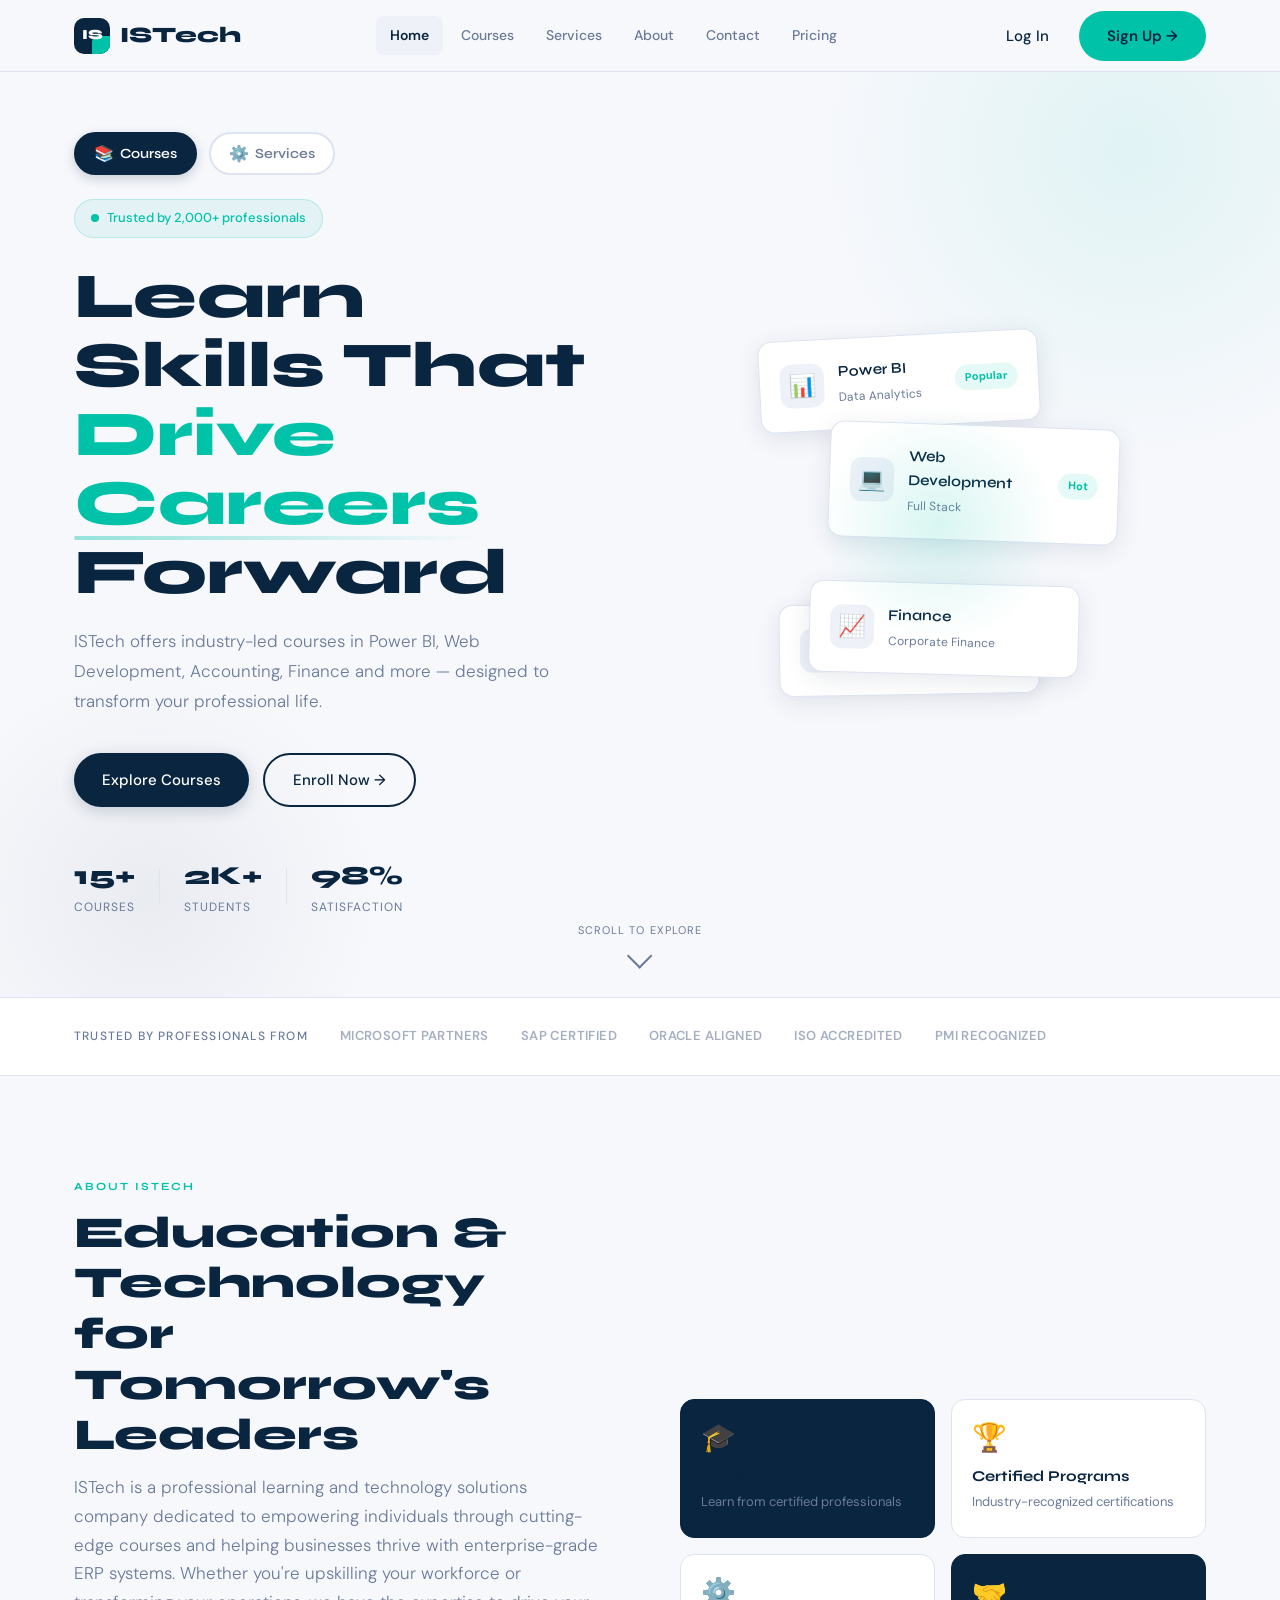
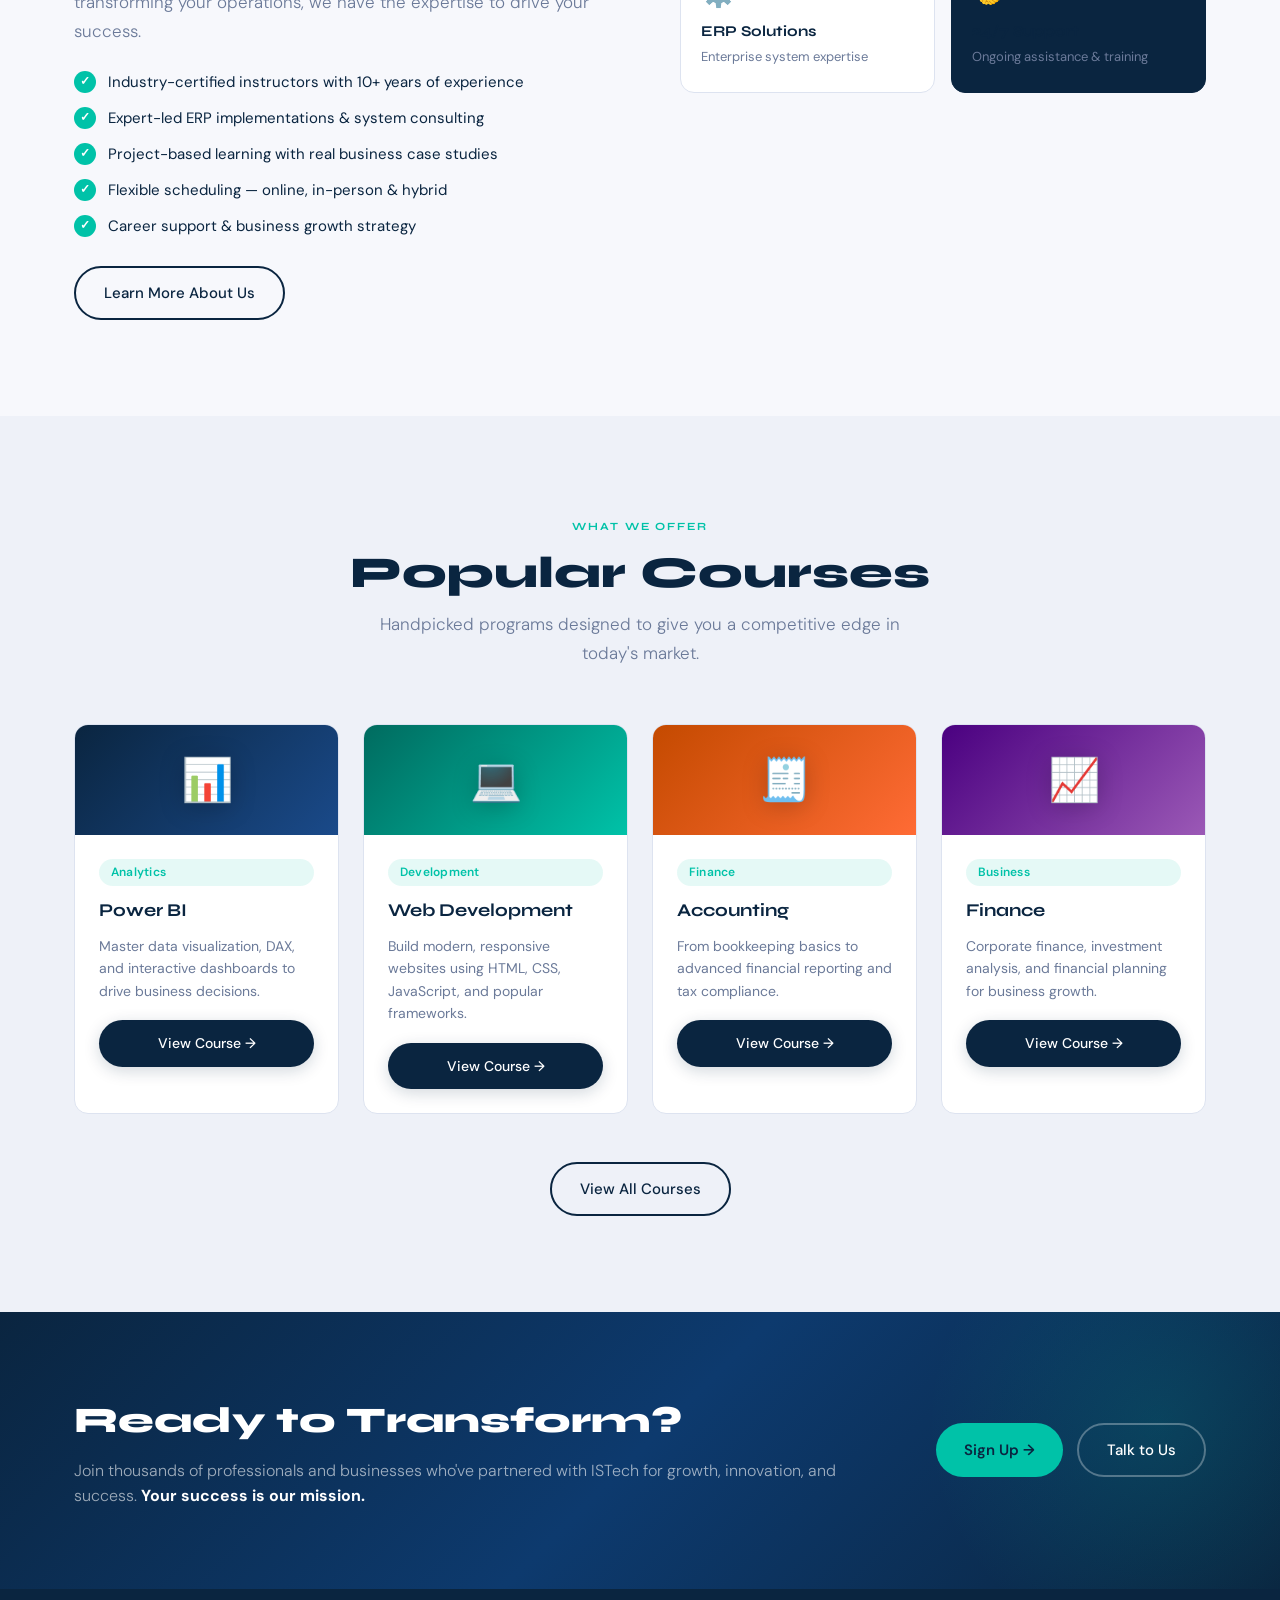
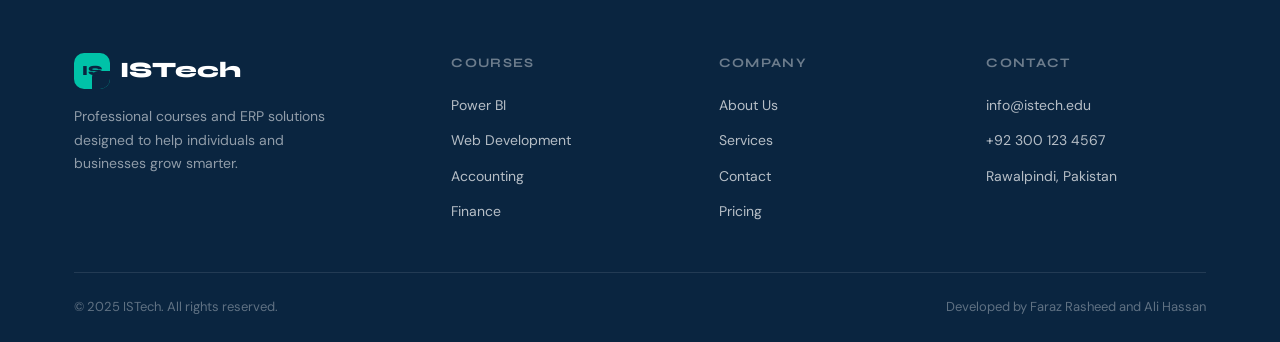
<file: index.html>
<!DOCTYPE html>
<html lang="en">
<head>
  <meta charset="UTF-8" />
  <meta name="viewport" content="width=device-width, initial-scale=1.0" />
  <title>ISTech — Professional Courses & ERP Solutions</title>
  <link rel="stylesheet" href="./styles/shared.css" />
  <link rel="stylesheet" href="./styles/index.css" />
</head>
<body>

  <!-- ===== NAVBAR ===== -->
  <nav class="navbar" id="navbar">
    <div class="container nav-inner">
      <a href="index.html" class="nav-logo">
        <div class="nav-logo-mark"><span>IS</span></div>
        ISTech
      </a>
      <div class="nav-links" id="navLinks">
        <a href="index.html" class="active">Home</a>
        <a href="courses.html">Courses</a>
        <a href="services.html">Services</a>
        <a href="about.html">About</a>
        <a href="contact.html">Contact</a>
        <a href="pricing.html">Pricing</a>
      </div>
      <div class="nav-cta">
        <a href="login.html" class="btn btn-ghost">Log In</a>
        <a href="signup.html" class="btn btn-accent">Sign Up →</a>
      </div>
      <button class="nav-toggle" id="navToggle" aria-label="Toggle menu">
        <span></span><span></span><span></span>
      </button>
    </div>
  </nav>

  <!-- ===== HERO ===== -->
  <section class="hero">
    <div class="hero-bg-shape"></div>
    <div class="hero-bg-shape2"></div>
    <div class="container hero-inner">
      <div class="hero-content">
        <!-- Toggle Buttons -->
        <div class="hero-toggle-buttons">
          <button class="toggle-btn active" data-category="courses">
            <span class="toggle-icon">📚</span> Courses
          </button>
          <button class="toggle-btn" data-category="services">
            <span class="toggle-icon">⚙️</span> Services
          </button>
        </div>

        <!-- Courses Content -->
        <div class="hero-category-content active" id="courses-content">
          <div class="hero-pill">
            <span class="hero-pill-dot"></span>
            Trusted by 2,000+ professionals
          </div>
          <h1 class="hero-title">
            Learn Skills That<br />
            <span class="hero-title-accent">Drive Careers</span><br />
            Forward
          </h1>
          <p class="hero-desc">
            ISTech offers industry-led courses in Power BI, Web Development, Accounting, Finance and more — designed to transform your professional life.
          </p>
          <div class="hero-actions">
            <a href="courses.html" class="btn btn-primary">Explore Courses</a>
            <a href="courses.html" class="btn btn-outline">Enroll Now →</a>
          </div>
        </div>

        <!-- Services Content -->
        <div class="hero-category-content" id="services-content">
          <div class="hero-pill">
            <span class="hero-pill-dot"></span>
            Empowering 50+ businesses
          </div>
          <h1 class="hero-title">
            Transform Your<br />
            <span class="hero-title-accent">Business with ERP</span><br />
            Solutions
          </h1>
          <p class="hero-desc">
            From custom ERP implementations to QuickBooks setup, ISTech provides enterprise-grade solutions tailored to your business needs. We streamline operations, boost efficiency, and drive sustainable growth.
          </p>
          <div class="hero-actions">
            <a href="services.html" class="btn btn-primary">Explore Services</a>
            <a href="contact.html" class="btn btn-outline">Get a Consultation →</a>
          </div>
        </div>

        <div class="hero-stats">
          <div class="hero-stat">
            <span class="hero-stat-num" id="stat-1">15+</span>
            <span class="hero-stat-label" id="stat-label-1">Courses</span>
          </div>
          <div class="hero-stat-divider"></div>
          <div class="hero-stat">
            <span class="hero-stat-num" id="stat-2">2K+</span>
            <span class="hero-stat-label" id="stat-label-2">Students</span>
          </div>
          <div class="hero-stat-divider"></div>
          <div class="hero-stat">
            <span class="hero-stat-num" id="stat-3">98%</span>
            <span class="hero-stat-label" id="stat-label-3">Satisfaction</span>
          </div>
        </div>
      </div>

      <!-- Hero Visual - Courses Cards -->
      <div class="hero-visual active" id="courses-visual">
        <div class="hero-card-stack">
          <div class="hcard hcard-1">
            <div class="hcard-icon">📊</div>
            <div class="hcard-info">
              <strong>Power BI</strong>
              <span>Data Analytics</span>
            </div>
            <div class="hcard-badge">Popular</div>
          </div>
          <div class="hcard hcard-2">
            <div class="hcard-icon">💻</div>
            <div class="hcard-info">
              <strong>Web Development</strong>
              <span>Full Stack</span>
            </div>
            <div class="hcard-badge">Hot</div>
          </div>
          <div class="hcard hcard-3">
            <div class="hcard-icon">🧾</div>
            <div class="hcard-info">
              <strong>Accounting</strong>
              <span>Financial Reporting</span>
            </div>
          </div>
          <div class="hcard hcard-4">
            <div class="hcard-icon">📈</div>
            <div class="hcard-info">
              <strong>Finance</strong>
              <span>Corporate Finance</span>
            </div>
          </div>
          <div class="hcard-glow"></div>
        </div>
      </div>

      <!-- Hero Visual - Services Cards -->
      <div class="hero-visual" id="services-visual">
        <div class="hero-card-stack">
          <div class="hcard hcard-1">
            <div class="hcard-icon">🏗️</div>
            <div class="hcard-info">
              <strong>Custom ERP</strong>
              <span>Enterprise Solutions</span>
            </div>
            <div class="hcard-badge">Enterprise</div>
          </div>
          <div class="hcard hcard-2">
            <div class="hcard-icon">💰</div>
            <div class="hcard-info">
              <strong>QuickBooks</strong>
              <span>Accounting Software</span>
            </div>
            <div class="hcard-badge">Popular</div>
          </div>
          <div class="hcard hcard-3">
            <div class="hcard-icon">📊</div>
            <div class="hcard-info">
              <strong>BI & Analytics</strong>
              <span>Data-Driven Insights</span>
            </div>
          </div>
          <div class="hcard hcard-4">
            <div class="hcard-icon">🔧</div>
            <div class="hcard-info">
              <strong>Implementation</strong>
              <span>Full System Setup</span>
            </div>
          </div>
          <div class="hcard-glow"></div>
        </div>
      </div>
    </div>

    <div class="hero-scroll-hint">
      <span>Scroll to explore</span>
      <div class="scroll-arrow"></div>
    </div>
  </section>

  <!-- ===== LOGOS / TRUST ===== -->
  <section class="trust-bar">
    <div class="container">
      <p class="trust-label">Trusted by professionals from</p>
      <div class="trust-logos">
        <span>Microsoft Partners</span>
        <span>SAP Certified</span>
        <span>Oracle Aligned</span>
        <span>ISO Accredited</span>
        <span>PMI Recognized</span>
      </div>
    </div>
  </section>

  <!-- ===== INTRO ===== -->
  <section class="section">
    <div class="container intro-grid">
      <div class="intro-text reveal">
        <span class="section-label">About ISTech</span>
        <h2 class="section-title">Education & Technology<br />for Tomorrow's Leaders</h2>
        <p class="section-subtitle">
          ISTech is a professional learning and technology solutions company dedicated to empowering individuals through cutting-edge courses and helping businesses thrive with enterprise-grade ERP systems. Whether you're upskilling your workforce or transforming your operations, we have the expertise to drive your success.
        </p>
        <ul class="intro-list">
          <li><span class="check-icon">✓</span> Industry-certified instructors with 10+ years of experience</li>
          <li><span class="check-icon">✓</span> Expert-led ERP implementations & system consulting</li>
          <li><span class="check-icon">✓</span> Project-based learning with real business case studies</li>
          <li><span class="check-icon">✓</span> Flexible scheduling — online, in-person & hybrid</li>
          <li><span class="check-icon">✓</span> Career support & business growth strategy</li>
        </ul>
        <a href="about.html" class="btn btn-outline" style="margin-top:28px;">Learn More About Us</a>
      </div>
      <div class="intro-visual reveal">
        <div class="intro-visual-inner">
          <div class="iv-block iv-block-1">
            <div class="iv-icon">🎓</div>
            <div>
              <strong>Expert Faculty</strong>
              <p>Learn from certified professionals</p>
            </div>
          </div>
          <div class="iv-block iv-block-2">
            <div class="iv-icon">🏆</div>
            <div>
              <strong>Certified Programs</strong>
              <p>Industry-recognized certifications</p>
            </div>
          </div>
          <div class="iv-block iv-block-3">
            <div class="iv-icon">⚙️</div>
            <div>
              <strong>ERP Solutions</strong>
              <p>Enterprise system expertise</p>
            </div>
          </div>
          <div class="iv-block iv-block-4">
            <div class="iv-icon">🤝</div>
            <div>
              <strong>24/7 Support</strong>
              <p>Ongoing assistance & training</p>
            </div>
          </div>
        </div>
      </div>
    </div>
  </section>

  <!-- ===== POPULAR COURSES ===== -->
  <section class="section section-alt">
    <div class="container">
      <div class="section-head reveal">
        <span class="section-label">What We Offer</span>
        <h2 class="section-title">Popular Courses</h2>
        <p class="section-subtitle">Handpicked programs designed to give you a competitive edge in today's market.</p>
      </div>
      <div class="courses-grid">

        <article class="course-card reveal">
          <div class="cc-top cc-top-blue">
            <div class="cc-icon">📊</div>
          </div>
          <div class="cc-body">
            <div class="badge">Analytics</div>
            <h3>Power BI</h3>
            <p>Master data visualization, DAX, and interactive dashboards to drive business decisions.</p>
            <a href="courses.html" class="btn btn-primary cc-btn">View Course →</a>
          </div>
        </article>

        <article class="course-card reveal">
          <div class="cc-top cc-top-teal">
            <div class="cc-icon">💻</div>
          </div>
          <div class="cc-body">
            <div class="badge">Development</div>
            <h3>Web Development</h3>
            <p>Build modern, responsive websites using HTML, CSS, JavaScript, and popular frameworks.</p>
            <a href="courses.html" class="btn btn-primary cc-btn">View Course →</a>
          </div>
        </article>

        <article class="course-card reveal">
          <div class="cc-top cc-top-orange">
            <div class="cc-icon">🧾</div>
          </div>
          <div class="cc-body">
            <div class="badge">Finance</div>
            <h3>Accounting</h3>
            <p>From bookkeeping basics to advanced financial reporting and tax compliance.</p>
            <a href="courses.html" class="btn btn-primary cc-btn">View Course →</a>
          </div>
        </article>

        <article class="course-card reveal">
          <div class="cc-top cc-top-purple">
            <div class="cc-icon">📈</div>
          </div>
          <div class="cc-body">
            <div class="badge">Business</div>
            <h3>Finance</h3>
            <p>Corporate finance, investment analysis, and financial planning for business growth.</p>
            <a href="courses.html" class="btn btn-primary cc-btn">View Course →</a>
          </div>
        </article>

      </div>
      <div class="courses-cta reveal">
        <a href="courses.html" class="btn btn-outline">View All Courses</a>
      </div>
    </div>
  </section>

  <!-- ===== CTA BANNER ===== -->
  <section class="cta-banner reveal">
    <div class="container cta-inner">
      <div class="cta-text">
        <h2>Ready to Transform?</h2>
        <p>Join thousands of professionals and businesses who've partnered with ISTech for growth, innovation, and success. <strong style="color:#fff;">Your success is our mission.</strong></p>
      </div>
      <div class="cta-actions">
        <a href="signup.html" class="btn btn-accent">Sign Up →</a>
        <a href="contact.html" class="btn" style="color:#fff;border:2px solid rgba(255,255,255,0.3);border-radius:50px;padding:13px 28px;">Talk to Us</a>
      </div>
    </div>
  </section>

  <!-- ===== FOOTER ===== -->
  <footer class="footer">
    <div class="container">
      <div class="footer-grid">
        <div class="footer-brand">
          <a href="index.html" class="nav-logo">
            <div class="nav-logo-mark"><span>IS</span></div>
            ISTech
          </a>
          <p class="footer-desc">Professional courses and ERP solutions designed to help individuals and businesses grow smarter.</p>
        </div>
        <div class="footer-col">
          <h4>Courses</h4>
          <ul>
            <li><a href="courses.html">Power BI</a></li>
            <li><a href="courses.html">Web Development</a></li>
            <li><a href="courses.html">Accounting</a></li>
            <li><a href="courses.html">Finance</a></li>
          </ul>
        </div>
        <div class="footer-col">
          <h4>Company</h4>
          <ul>
            <li><a href="about.html">About Us</a></li>
            <li><a href="services.html">Services</a></li>
            <li><a href="contact.html">Contact</a>
            <li><a href="pricing.html">Pricing</a></li>
          </ul>
        </div>
        <div class="footer-col">
          <h4>Contact</h4>
          <ul>
            <li><a href="mailto:info@istech.edu">info@istech.edu</a></li>
            <li><a href="tel:+923001234567">+92 300 123 4567</a></li>
            <li><a href="#">Rawalpindi, Pakistan</a></li>
          </ul>
        </div>
      </div>
      <div class="footer-bottom">
        <span>© 2025 ISTech. All rights reserved.</span>
        <span>Developed by Faraz Rasheed and Ali Hassan</span>
      </div>
    </div>
  </footer>

  <script src="./scripts/index.js"></script>
</body>
</html>
</file>
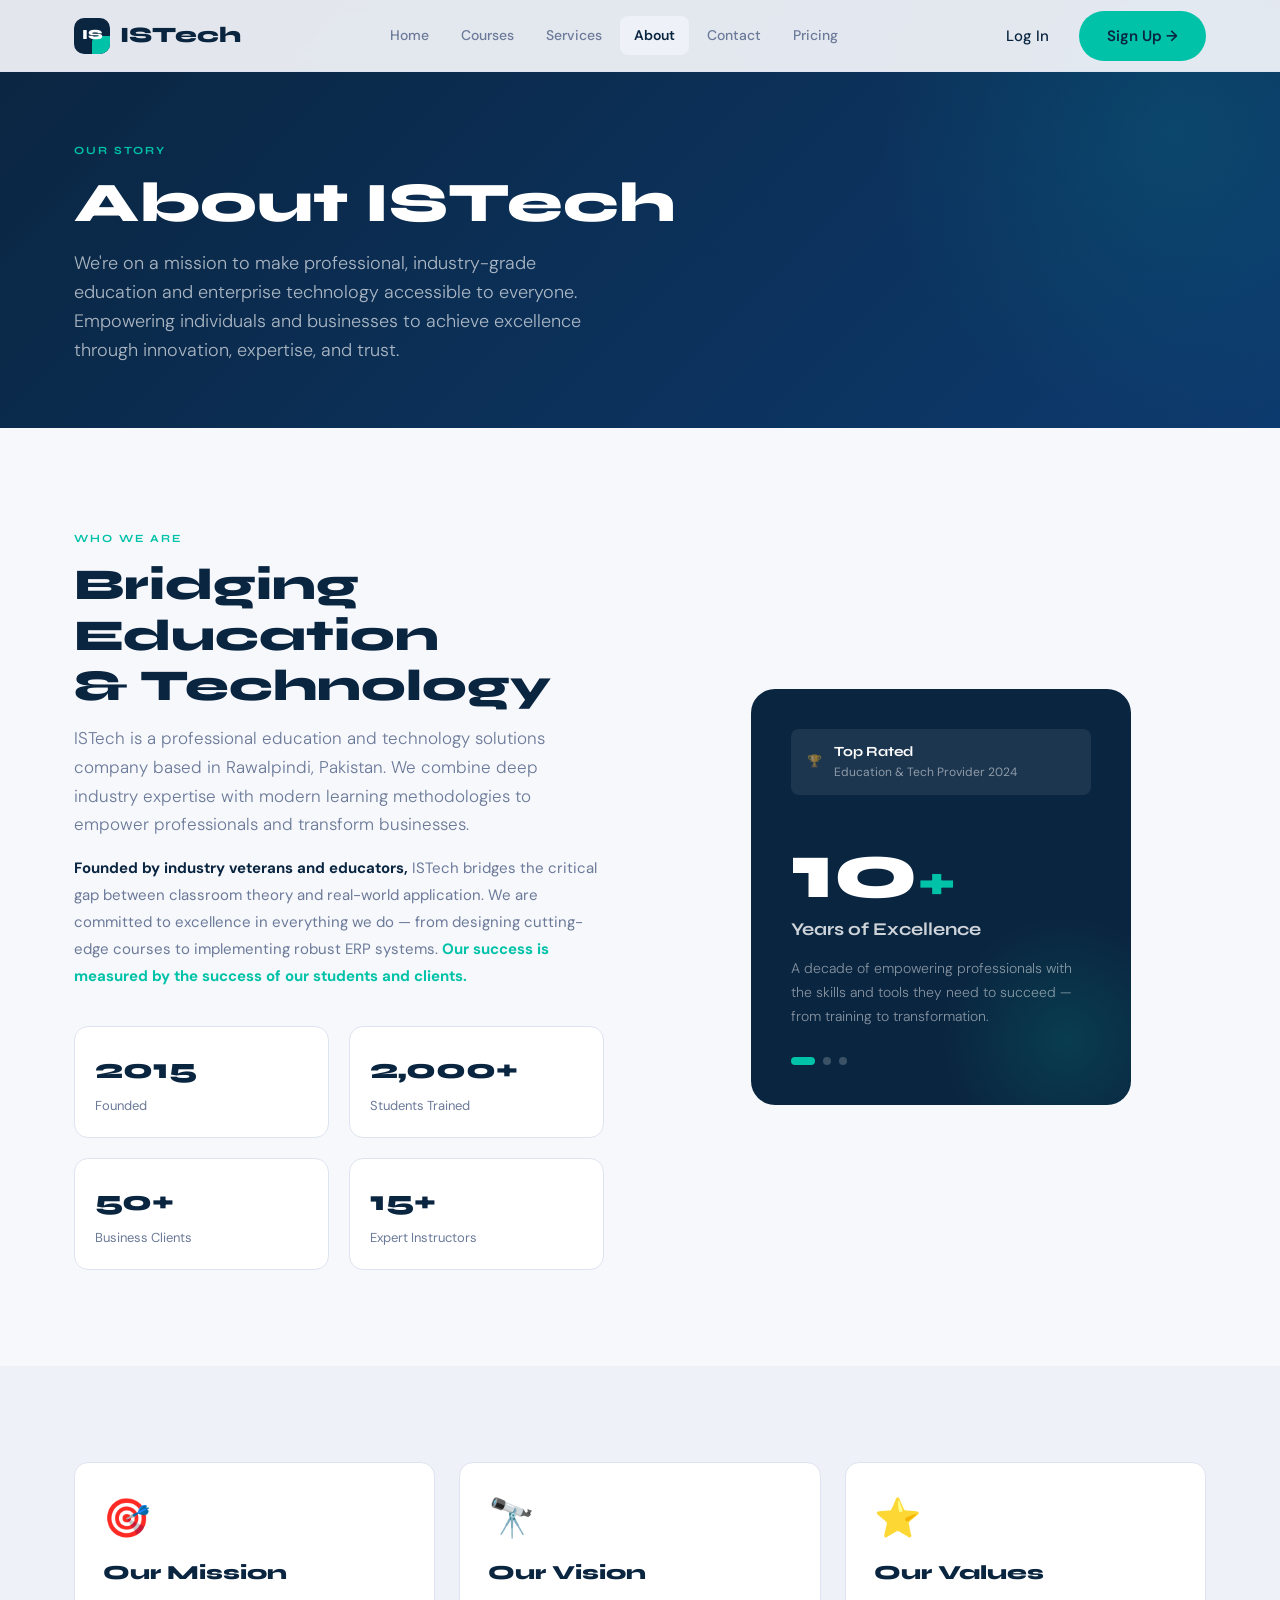
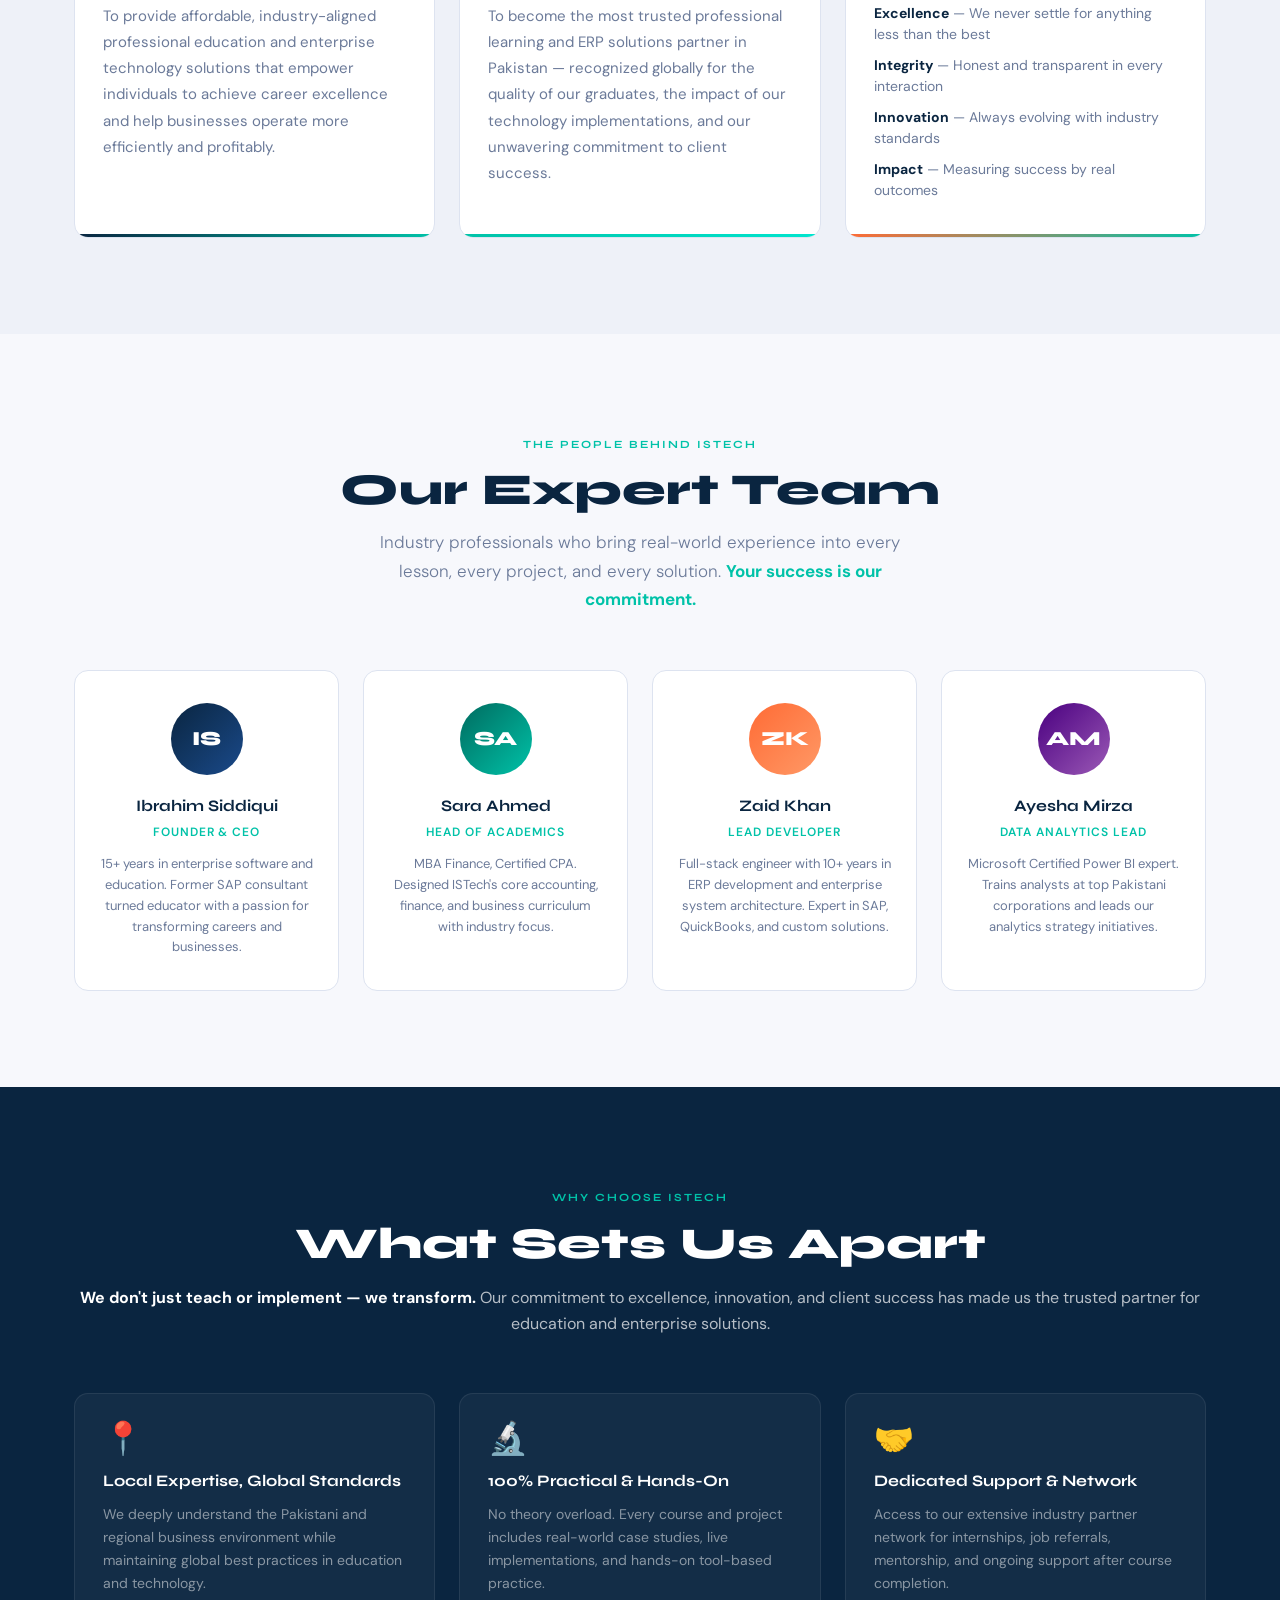
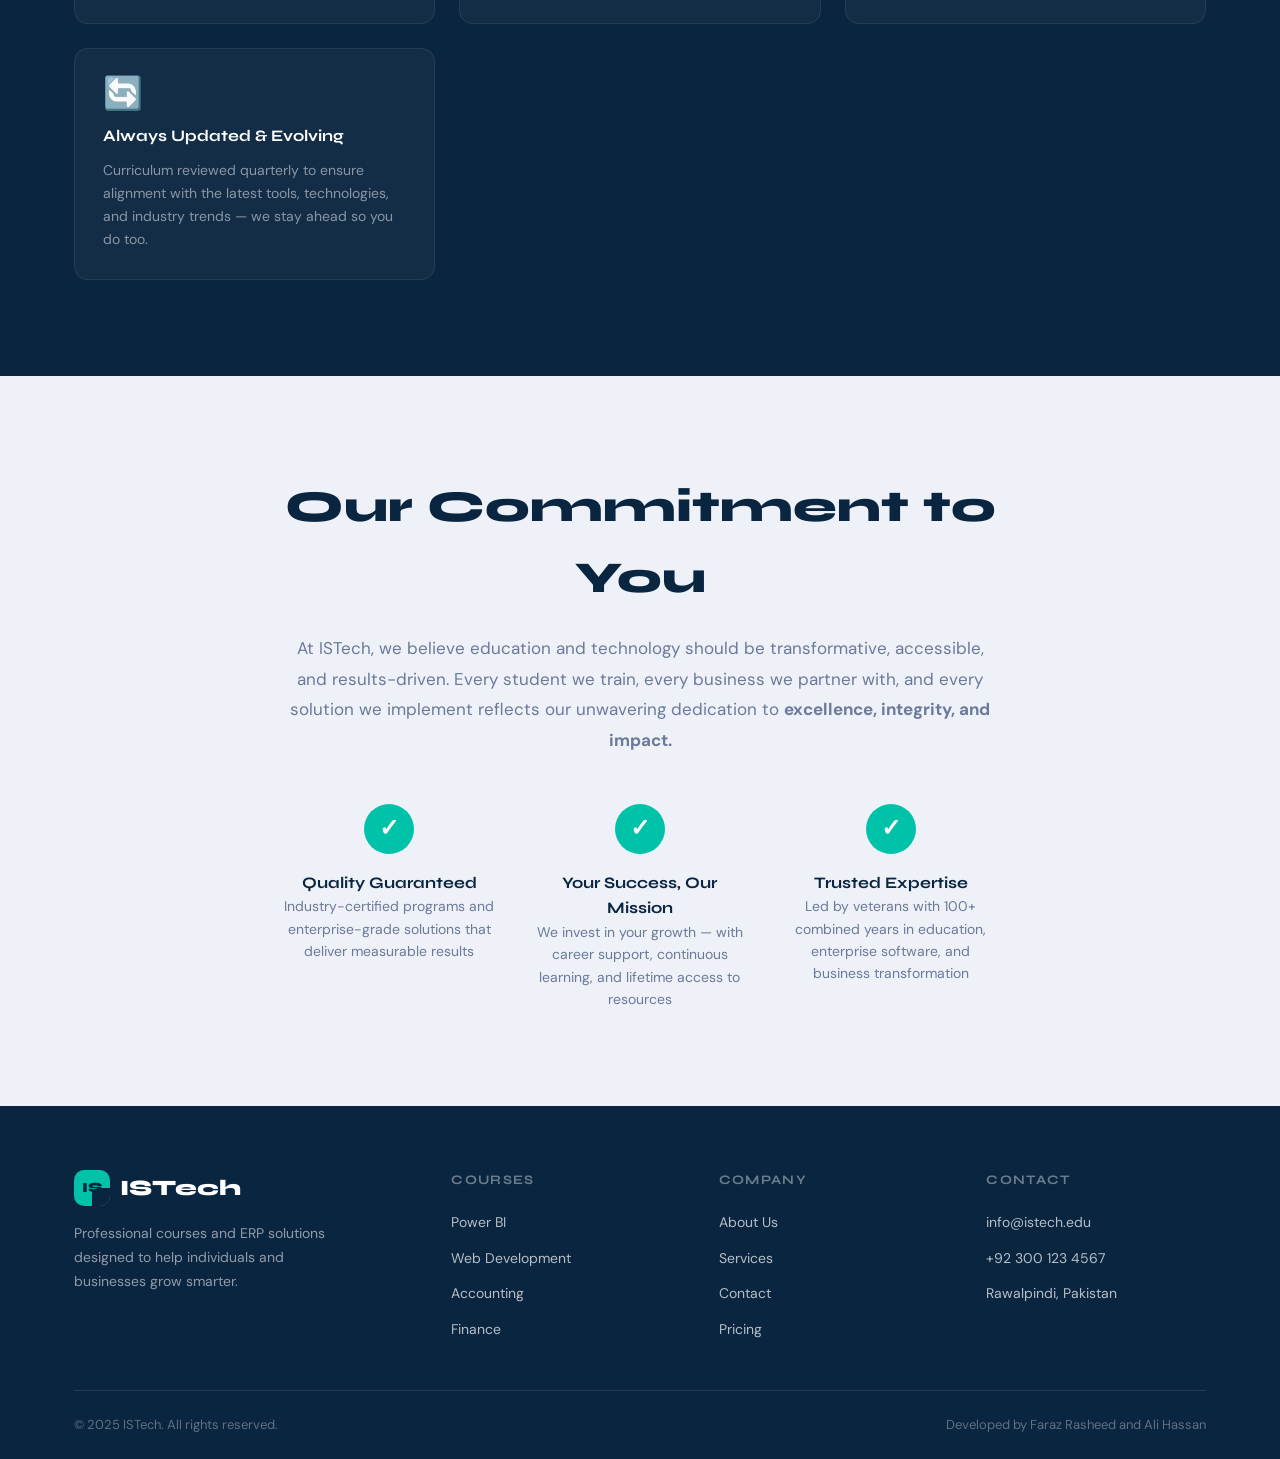
<file: about.html>
<!DOCTYPE html>
<html lang="en">
<head>
  <meta charset="UTF-8" />
  <meta name="viewport" content="width=device-width, initial-scale=1.0" />
  <title>About — ISTech</title>
  <link rel="stylesheet" href="./styles/shared.css" />
  <link rel="stylesheet" href="./styles/about.css" />
</head>
<body>

  <!-- ===== NAVBAR ===== -->
  <nav class="navbar" id="navbar">
    <div class="container nav-inner">
      <a href="index.html" class="nav-logo">
        <div class="nav-logo-mark"><span>IS</span></div>
        ISTech
      </a>
      <div class="nav-links" id="navLinks">
        <a href="index.html">Home</a>
        <a href="courses.html">Courses</a>
        <a href="services.html">Services</a>
        <a href="about.html" class="active">About</a>
        <a href="contact.html">Contact</a>
        <a href="pricing.html">Pricing</a>
      </div>
      <div class="nav-cta">
        <a href="login.html" class="btn btn-ghost">Log In</a>
        <a href="signup.html" class="btn btn-accent">Sign Up →</a>
      </div>
      <button class="nav-toggle" id="navToggle" aria-label="Toggle menu">
        <span></span><span></span><span></span>
      </button>
    </div>
  </nav>

  <!-- ===== PAGE HEADER ===== -->
  <header class="page-header">
    <div class="container page-header-content">
      <span class="section-label">Our Story</span>
      <h1>About ISTech</h1>
      <p>We're on a mission to make professional, industry-grade education and enterprise technology accessible to everyone. Empowering individuals and businesses to achieve excellence through innovation, expertise, and trust.</p>
    </div>
  </header>

  <!-- ===== WHO WE ARE ===== -->
  <section class="section">
    <div class="container about-intro-grid">
      <div class="about-intro-text reveal">
        <span class="section-label">Who We Are</span>
        <h2 class="section-title">Bridging Education<br />& Technology</h2>
        <p class="section-subtitle">ISTech is a professional education and technology solutions company based in Rawalpindi, Pakistan. We combine deep industry expertise with modern learning methodologies to empower professionals and transform businesses.</p>
        <p style="color:var(--text-muted);font-size:15px;margin-top:16px;line-height:1.8;"><strong style="color:var(--primary);">Founded by industry veterans and educators,</strong> ISTech bridges the critical gap between classroom theory and real-world application. We are committed to excellence in everything we do — from designing cutting-edge courses to implementing robust ERP systems. <strong style="color:var(--accent);">Our success is measured by the success of our students and clients.</strong></p>
        <div class="about-stats">
          <div class="about-stat">
            <span class="about-stat-num">2015</span>
            <span class="about-stat-label">Founded</span>
          </div>
          <div class="about-stat">
            <span class="about-stat-num">2,000+</span>
            <span class="about-stat-label">Students Trained</span>
          </div>
          <div class="about-stat">
            <span class="about-stat-num">50+</span>
            <span class="about-stat-label">Business Clients</span>
          </div>
          <div class="about-stat">
            <span class="about-stat-num">15+</span>
            <span class="about-stat-label">Expert Instructors</span>
          </div>
        </div>
      </div>
      <div class="about-intro-visual reveal">
        <div class="aiv-main">
          <div class="aiv-badge">
            <span>🏆</span>
            <div>
              <strong>Top Rated</strong>
              <span>Education & Tech Provider 2024</span>
            </div>
          </div>
          <div class="aiv-content">
            <div class="aiv-big-num">10<span>+</span></div>
            <div class="aiv-big-label">Years of Excellence</div>
            <p>A decade of empowering professionals with the skills and tools they need to succeed — from training to transformation.</p>
          </div>
          <div class="aiv-dots">
            <span></span><span></span><span></span>
          </div>
        </div>
      </div>
    </div>
  </section>

  <!-- ===== MISSION & VISION ===== -->
  <section class="section section-alt">
    <div class="container">
      <div class="mv-grid">
        <div class="mv-card mv-mission reveal">
          <div class="mv-icon">🎯</div>
          <h3>Our Mission</h3>
          <p>To provide affordable, industry-aligned professional education and enterprise technology solutions that empower individuals to achieve career excellence and help businesses operate more efficiently and profitably.</p>
          <div class="mv-accent-bar"></div>
        </div>

        <div class="mv-card mv-vision reveal">
          <div class="mv-icon">🔭</div>
          <h3>Our Vision</h3>
          <p>To become the most trusted professional learning and ERP solutions partner in Pakistan — recognized globally for the quality of our graduates, the impact of our technology implementations, and our unwavering commitment to client success.</p>
          <div class="mv-accent-bar"></div>
        </div>

        <div class="mv-card mv-values reveal">
          <div class="mv-icon">⭐</div>
          <h3>Our Values</h3>
          <ul class="values-list">
            <li><span>Excellence</span> — We never settle for anything less than the best</li>
            <li><span>Integrity</span> — Honest and transparent in every interaction</li>
            <li><span>Innovation</span> — Always evolving with industry standards</li>
            <li><span>Impact</span> — Measuring success by real outcomes</li>
          </ul>
          <div class="mv-accent-bar"></div>
        </div>
      </div>
    </div>
  </section>

  <!-- ===== TEAM ===== -->
  <section class="section">
    <div class="container">
      <div class="section-head reveal">
        <span class="section-label">The People Behind ISTech</span>
        <h2 class="section-title">Our Expert Team</h2>
        <p class="section-subtitle">Industry professionals who bring real-world experience into every lesson, every project, and every solution. <strong style="color:var(--accent);">Your success is our commitment.</strong></p>
      </div>
      <div class="team-grid">

        <div class="team-card reveal">
          <div class="team-avatar ta-1">IS</div>
          <h4>Ibrahim Siddiqui</h4>
          <span class="team-role">Founder &amp; CEO</span>
          <p>15+ years in enterprise software and education. Former SAP consultant turned educator with a passion for transforming careers and businesses.</p>
        </div>

        <div class="team-card reveal">
          <div class="team-avatar ta-2">SA</div>
          <h4>Sara Ahmed</h4>
          <span class="team-role">Head of Academics</span>
          <p>MBA Finance, Certified CPA. Designed ISTech's core accounting, finance, and business curriculum with industry focus.</p>
        </div>

        <div class="team-card reveal">
          <div class="team-avatar ta-3">ZK</div>
          <h4>Zaid Khan</h4>
          <span class="team-role">Lead Developer</span>
          <p>Full-stack engineer with 10+ years in ERP development and enterprise system architecture. Expert in SAP, QuickBooks, and custom solutions.</p>
        </div>

        <div class="team-card reveal">
          <div class="team-avatar ta-4">AM</div>
          <h4>Ayesha Mirza</h4>
          <span class="team-role">Data Analytics Lead</span>
          <p>Microsoft Certified Power BI expert. Trains analysts at top Pakistani corporations and leads our analytics strategy initiatives.</p>
        </div>

      </div>
    </div>
  </section>

  <!-- ===== WHY US ===== -->
  <section class="section section-dark">
    <div class="container">
      <div class="section-head reveal">
        <span class="section-label" style="color:var(--accent);">Why Choose ISTech</span>
        <h2 class="section-title" style="color:#fff;">What Sets Us Apart</h2>
        <p style="color: rgba(255,255,255,0.7); text-align: center; margin-top: 16px;"><strong style="color: #fff;">We don't just teach or implement — we transform.</strong> Our commitment to excellence, innovation, and client success has made us the trusted partner for education and enterprise solutions.</p>
      </div>
      <div class="why-grid">
        <div class="why-item reveal">
          <div class="why-icon">📍</div>
          <h4>Local Expertise, Global Standards</h4>
          <p>We deeply understand the Pakistani and regional business environment while maintaining global best practices in education and technology.</p>
        </div>
        <div class="why-item reveal">
          <div class="why-icon">🔬</div>
          <h4>100% Practical & Hands-On</h4>
          <p>No theory overload. Every course and project includes real-world case studies, live implementations, and hands-on tool-based practice.</p>
        </div>
        <div class="why-item reveal">
          <div class="why-icon">🤝</div>
          <h4>Dedicated Support & Network</h4>
          <p>Access to our extensive industry partner network for internships, job referrals, mentorship, and ongoing support after course completion.</p>
        </div>
        <div class="why-item reveal">
          <div class="why-icon">🔄</div>
          <h4>Always Updated & Evolving</h4>
          <p>Curriculum reviewed quarterly to ensure alignment with the latest tools, technologies, and industry trends — we stay ahead so you do too.</p>
        </div>
        <div class="why-item reveal">
          <div class="why-icon">🏅</div>
          <h4>Proven Track Record</h4>
          <p>Certified by industry leaders. Trusted by 2,000+ students and 50+ businesses. Our success stories speak louder than any claim.</p>
        </div>
        <div class="why-item reveal">
          <div class="why-icon">💡</div>
          <h4>Innovation at Core</h4>
          <p>We invest in the latest technologies and teaching methodologies — delivering cutting-edge education and solutions that create lasting impact.</p>
        </div>
      </div>
    </div>
  </section>

  <!-- ===== TRUST SECTION ===== -->
  <section class="section trust-section reveal">
    <div class="container">
      <div class="trust-content">
        <h2>Our Commitment to You</h2>
        <p>At ISTech, we believe education and technology should be transformative, accessible, and results-driven. Every student we train, every business we partner with, and every solution we implement reflects our unwavering dedication to <strong>excellence, integrity, and impact.</strong></p>
        <div class="trust-points">
          <div class="trust-point">
            <span class="trust-icon">✓</span>
            <div>
              <strong>Quality Guaranteed</strong>
              <p>Industry-certified programs and enterprise-grade solutions that deliver measurable results</p>
            </div>
          </div>
          <div class="trust-point">
            <span class="trust-icon">✓</span>
            <div>
              <strong>Your Success, Our Mission</strong>
              <p>We invest in your growth — with career support, continuous learning, and lifetime access to resources</p>
            </div>
          </div>
          <div class="trust-point">
            <span class="trust-icon">✓</span>
            <div>
              <strong>Trusted Expertise</strong>
              <p>Led by veterans with 100+ combined years in education, enterprise software, and business transformation</p>
            </div>
          </div>
        </div>
      </div>
    </div>
  </section>

  <!-- ===== FOOTER ===== -->
  <footer class="footer">
    <div class="container">
      <div class="footer-grid">
        <div class="footer-brand">
          <a href="index.html" class="nav-logo">
            <div class="nav-logo-mark"><span>IS</span></div>
            ISTech
          </a>
          <p class="footer-desc">Professional courses and ERP solutions designed to help individuals and businesses grow smarter.</p>
        </div>
        <div class="footer-col">
          <h4>Courses</h4>
          <ul>
            <li><a href="courses.html">Power BI</a></li>
            <li><a href="courses.html">Web Development</a></li>
            <li><a href="courses.html">Accounting</a></li>
            <li><a href="courses.html">Finance</a></li>
          </ul>
        </div>
        <div class="footer-col">
          <h4>Company</h4>
          <ul>
            <li><a href="about.html">About Us</a></li>
            <li><a href="services.html">Services</a></li>
            <li><a href="contact.html">Contact</a>
            <li><a href="pricing.html">Pricing</a></li>
          </ul>
        </div>
        <div class="footer-col">
          <h4>Contact</h4>
          <ul>
            <li><a href="mailto:info@istech.edu">info@istech.edu</a></li>
            <li><a href="tel:+923001234567">+92 300 123 4567</a></li>
            <li><a href="#">Rawalpindi, Pakistan</a></li>
          </ul>
        </div>
      </div>
      <div class="footer-bottom">
        <span>© 2025 ISTech. All rights reserved.</span>
        <span>Developed by Faraz Rasheed and Ali Hassan</span>
      </div>
    </div>
  </footer>

  <script src="./scripts/about.js"></script>
</body>
</html>
</file>
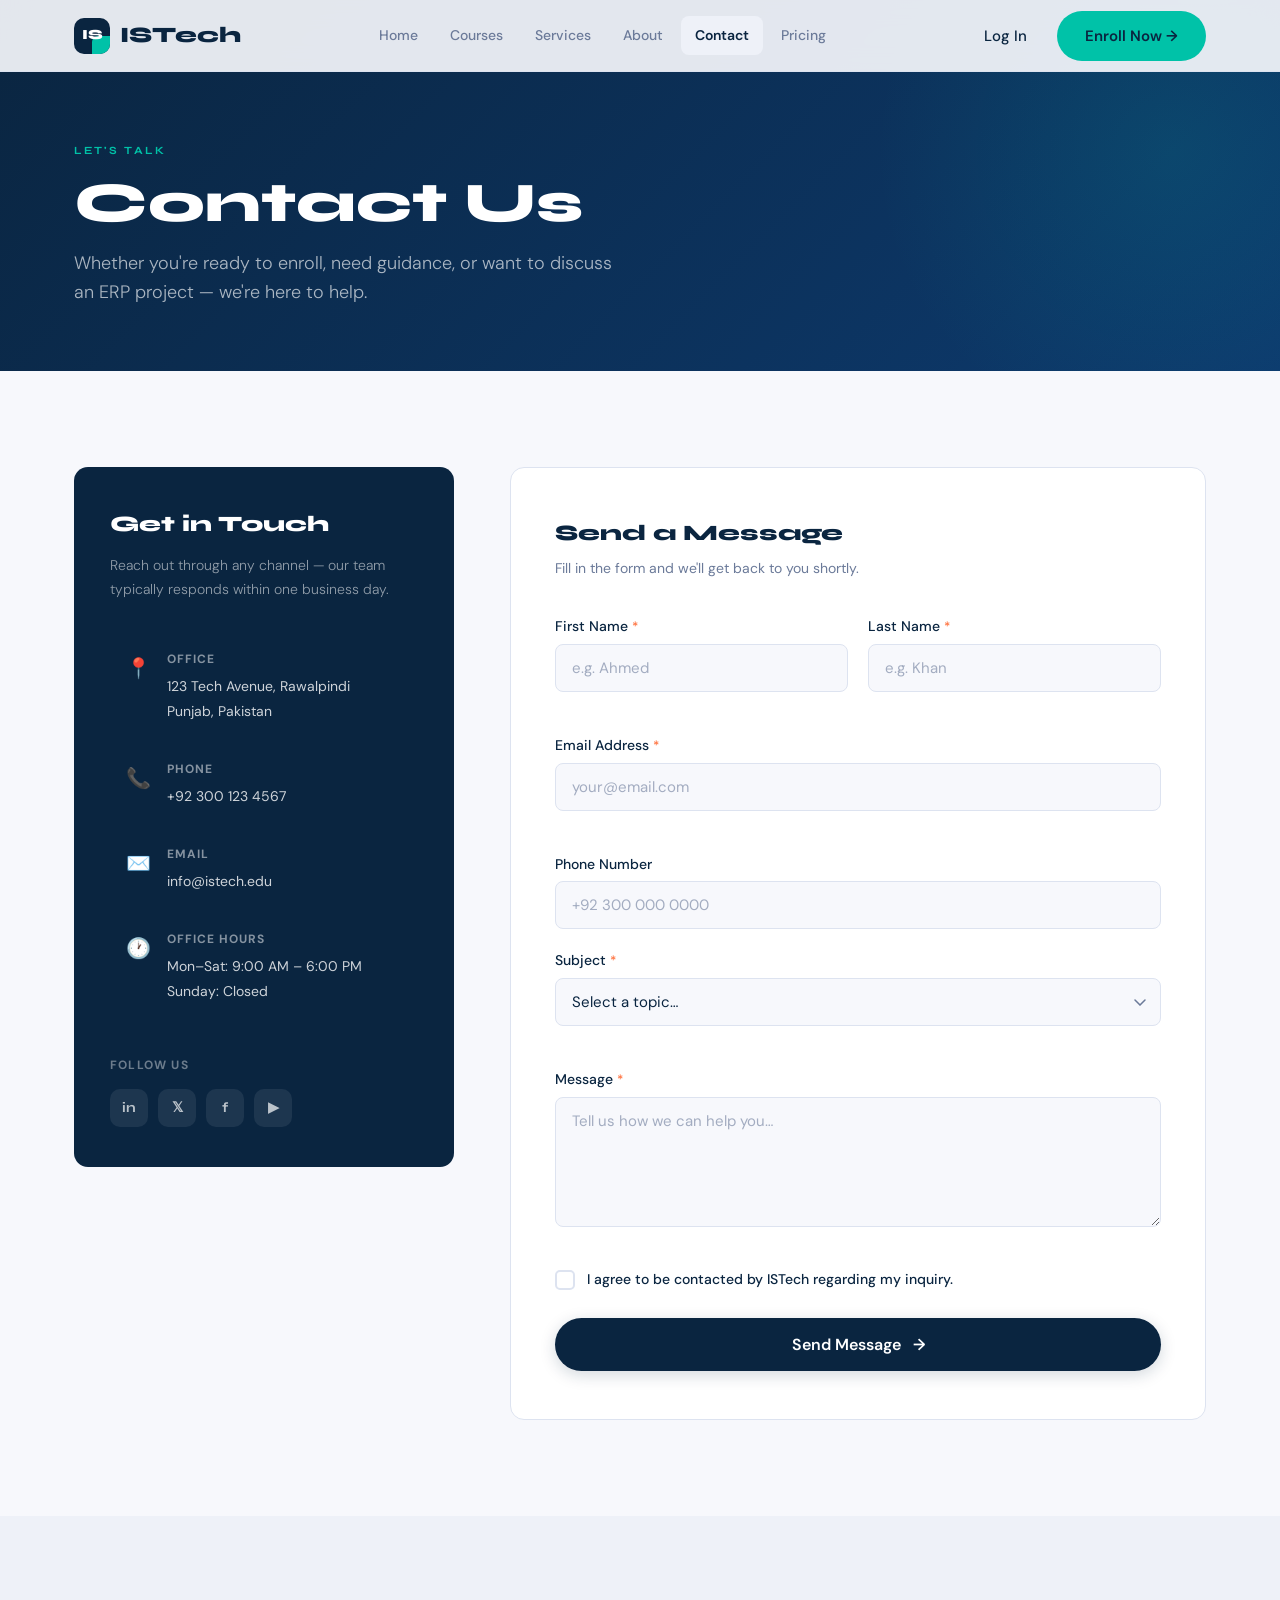
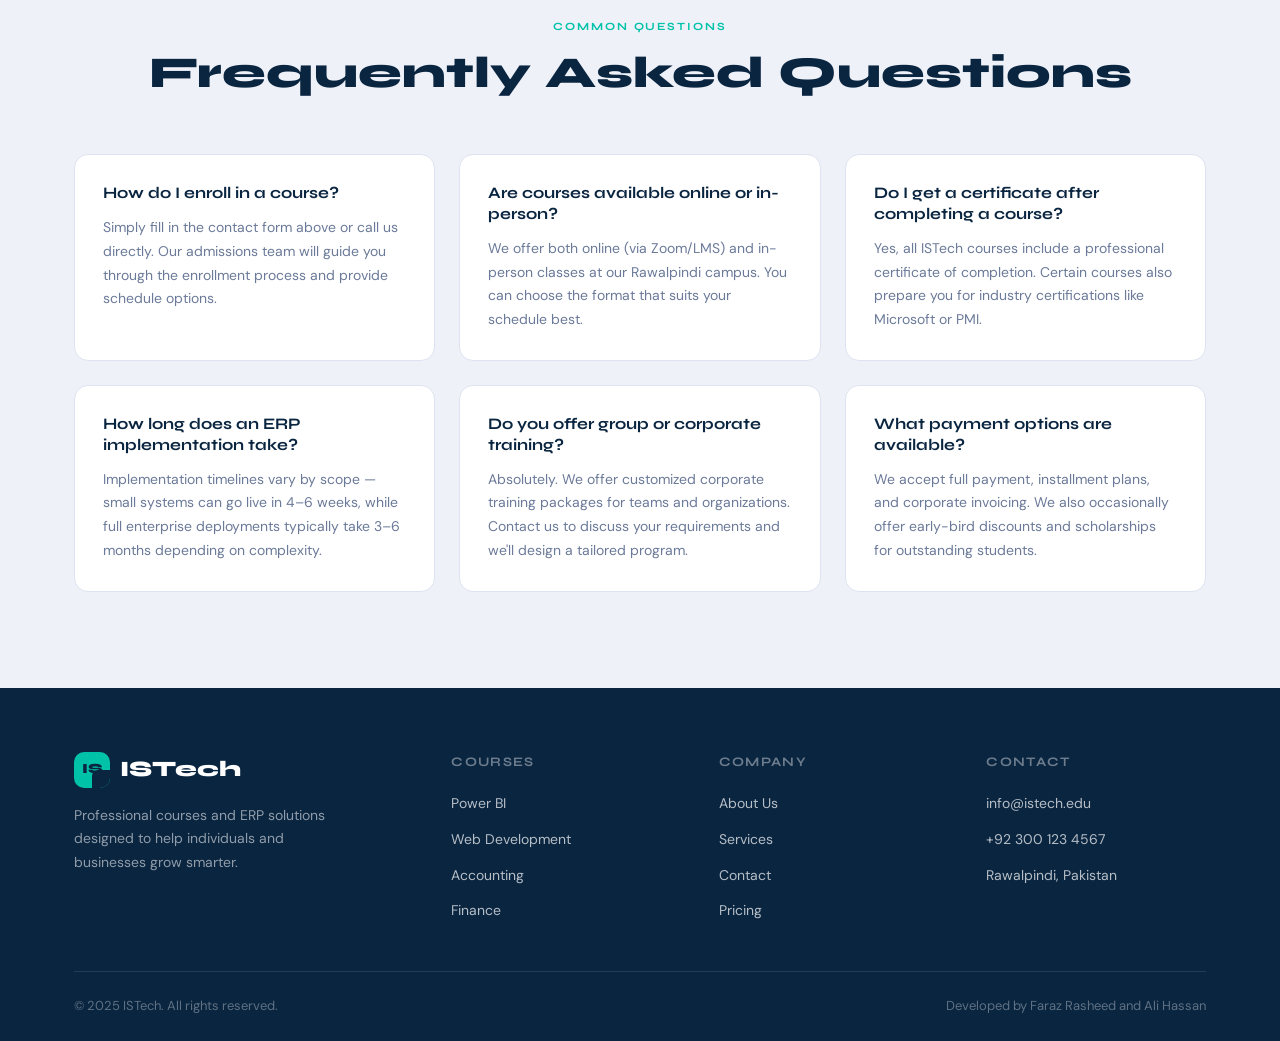
<file: contact.html>
<!DOCTYPE html>
<html lang="en">
<head>
  <meta charset="UTF-8" />
  <meta name="viewport" content="width=device-width, initial-scale=1.0" />
  <title>Contact — ISTech</title>
  <link rel="stylesheet" href="./styles/shared.css" />
  <link rel="stylesheet" href="./styles/contact.css" />
</head>
<body>

  <!-- ===== NAVBAR ===== -->
  <nav class="navbar" id="navbar">
    <div class="container nav-inner">
      <a href="index.html" class="nav-logo">
        <div class="nav-logo-mark"><span>IS</span></div>
        ISTech
      </a>
      <div class="nav-links" id="navLinks">
        <a href="index.html">Home</a>
        <a href="courses.html">Courses</a>
        <a href="services.html">Services</a>
        <a href="about.html">About</a>
        <a href="contact.html" class="active">Contact</a>
        <a href="pricing.html">Pricing</a>
      </div>
      <div class="nav-cta">
        <a href="login.html" class="btn btn-ghost">Log In</a>
        <a href="contact.html" class="btn btn-accent">Enroll Now →</a>
      </div>
      <button class="nav-toggle" id="navToggle" aria-label="Toggle menu">
        <span></span><span></span><span></span>
      </button>
    </div>
  </nav>

  <!-- ===== PAGE HEADER ===== -->
  <header class="page-header">
    <div class="container page-header-content">
      <span class="section-label">Let's Talk</span>
      <h1>Contact Us</h1>
      <p>Whether you're ready to enroll, need guidance, or want to discuss an ERP project — we're here to help.</p>
    </div>
  </header>

  <!-- ===== CONTACT SECTION ===== -->
  <section class="section">
    <div class="container contact-layout">

      <!-- Info Sidebar -->
      <aside class="contact-info reveal">
        <h3>Get in Touch</h3>
        <p>Reach out through any channel — our team typically responds within one business day.</p>

        <div class="contact-details">

          <div class="contact-detail-item">
            <div class="cdi-icon">📍</div>
            <div>
              <strong>Office</strong>
              <span>123 Tech Avenue, Rawalpindi<br />Punjab, Pakistan</span>
            </div>
          </div>

          <div class="contact-detail-item">
            <div class="cdi-icon">📞</div>
            <div>
              <strong>Phone</strong>
              <span><a href="tel:+923001234567">+92 300 123 4567</a></span>
            </div>
          </div>

          <div class="contact-detail-item">
            <div class="cdi-icon">✉️</div>
            <div>
              <strong>Email</strong>
              <span><a href="mailto:info@istech.edu">info@istech.edu</a></span>
            </div>
          </div>

          <div class="contact-detail-item">
            <div class="cdi-icon">🕐</div>
            <div>
              <strong>Office Hours</strong>
              <span>Mon–Sat: 9:00 AM – 6:00 PM<br />Sunday: Closed</span>
            </div>
          </div>

        </div>

        <div class="contact-social">
          <h4>Follow Us</h4>
          <div class="social-links">
            <a href="#" class="social-link" aria-label="LinkedIn">in</a>
            <a href="#" class="social-link" aria-label="Twitter">𝕏</a>
            <a href="#" class="social-link" aria-label="Facebook">f</a>
            <a href="#" class="social-link" aria-label="YouTube">▶</a>
          </div>
        </div>
      </aside>

      <!-- Contact Form -->
      <div class="contact-form-wrapper reveal" id="contactFormWrapper">
        <div class="form-header">
          <h3>Send a Message</h3>
          <p>Fill in the form and we'll get back to you shortly.</p>
        </div>

        <form class="contact-form" id="contactForm" novalidate>

          <div class="form-row">
            <div class="form-group">
              <label for="firstName">First Name <span class="req">*</span></label>
              <input type="text" id="firstName" name="firstName" placeholder="e.g. Ahmed" required />
              <span class="field-error" id="firstNameError"></span>
            </div>
            <div class="form-group">
              <label for="lastName">Last Name <span class="req">*</span></label>
              <input type="text" id="lastName" name="lastName" placeholder="e.g. Khan" required />
              <span class="field-error" id="lastNameError"></span>
            </div>
          </div>

          <div class="form-group">
            <label for="email">Email Address <span class="req">*</span></label>
            <input type="email" id="email" name="email" placeholder="your@email.com" required />
            <span class="field-error" id="emailError"></span>
          </div>

          <div class="form-group">
            <label for="phone">Phone Number</label>
            <input type="tel" id="phone" name="phone" placeholder="+92 300 000 0000" />
          </div>

          <div class="form-group">
            <label for="subject">Subject <span class="req">*</span></label>
            <select id="subject" name="subject" required>
              <option value="" disabled selected>Select a topic…</option>
              <option value="course-enrollment">Course Enrollment</option>
              <option value="erp-project">ERP Project Inquiry</option>
              <option value="course-info">Course Information</option>
              <option value="career-guidance">Career Guidance</option>
              <option value="other">Other</option>
            </select>
            <span class="field-error" id="subjectError"></span>
          </div>

          <div class="form-group">
            <label for="message">Message <span class="req">*</span></label>
            <textarea id="message" name="message" rows="5" placeholder="Tell us how we can help you…" required></textarea>
            <span class="field-error" id="messageError"></span>
          </div>

          <div class="form-group form-checkbox">
            <label class="checkbox-label">
              <input type="checkbox" id="consent" name="consent" required />
              <span class="checkbox-custom"></span>
              I agree to be contacted by ISTech regarding my inquiry.
            </label>
          </div>

          <button type="submit" class="btn btn-primary submit-btn" id="submitBtn">
            <span>Send Message</span>
            <span class="btn-arrow">→</span>
          </button>

        </form>

        <!-- Success State -->
        <div class="form-success" id="formSuccess">
          <div class="success-icon">✅</div>
          <h3>Message Sent!</h3>
          <p>Thank you for reaching out. Our team will get back to you within one business day.</p>
          <button class="btn btn-outline" onclick="resetForm()">Send Another Message</button>
        </div>

      </div>
    </div>
  </section>

  <!-- ===== FAQ ===== -->
  <section class="section section-alt">
    <div class="container">
      <div class="section-head reveal">
        <span class="section-label">Common Questions</span>
        <h2 class="section-title">Frequently Asked Questions</h2>
      </div>
      <div class="faq-grid">

        <div class="faq-item reveal">
          <h4>How do I enroll in a course?</h4>
          <p>Simply fill in the contact form above or call us directly. Our admissions team will guide you through the enrollment process and provide schedule options.</p>
        </div>

        <div class="faq-item reveal">
          <h4>Are courses available online or in-person?</h4>
          <p>We offer both online (via Zoom/LMS) and in-person classes at our Rawalpindi campus. You can choose the format that suits your schedule best.</p>
        </div>

        <div class="faq-item reveal">
          <h4>Do I get a certificate after completing a course?</h4>
          <p>Yes, all ISTech courses include a professional certificate of completion. Certain courses also prepare you for industry certifications like Microsoft or PMI.</p>
        </div>

        <div class="faq-item reveal">
          <h4>How long does an ERP implementation take?</h4>
          <p>Implementation timelines vary by scope — small systems can go live in 4–6 weeks, while full enterprise deployments typically take 3–6 months depending on complexity.</p>
        </div>

        <div class="faq-item reveal">
          <h4>Do you offer group or corporate training?</h4>
          <p>Absolutely. We offer customized corporate training packages for teams and organizations. Contact us to discuss your requirements and we'll design a tailored program.</p>
        </div>

        <div class="faq-item reveal">
          <h4>What payment options are available?</h4>
          <p>We accept full payment, installment plans, and corporate invoicing. We also occasionally offer early-bird discounts and scholarships for outstanding students.</p>
        </div>

      </div>
    </div>
  </section>

  <!-- ===== FOOTER ===== -->
  <footer class="footer">
    <div class="container">
      <div class="footer-grid">
        <div class="footer-brand">
          <a href="index.html" class="nav-logo">
            <div class="nav-logo-mark"><span>IS</span></div>
            ISTech
          </a>
          <p class="footer-desc">Professional courses and ERP solutions designed to help individuals and businesses grow smarter.</p>
        </div>
        <div class="footer-col">
          <h4>Courses</h4>
          <ul>
            <li><a href="courses.html">Power BI</a></li>
            <li><a href="courses.html">Web Development</a></li>
            <li><a href="courses.html">Accounting</a></li>
            <li><a href="courses.html">Finance</a></li>
          </ul>
        </div>
        <div class="footer-col">
          <h4>Company</h4>
          <ul>
            <li><a href="about.html">About Us</a></li>
            <li><a href="services.html">Services</a></li>
            <li><a href="contact.html">Contact</a>
            <li><a href="pricing.html">Pricing</a></li>
          </ul>
        </div>
        <div class="footer-col">
          <h4>Contact</h4>
          <ul>
            <li><a href="mailto:info@istech.edu">info@istech.edu</a></li>
            <li><a href="tel:+923001234567">+92 300 123 4567</a></li>
            <li><a href="#">Rawalpindi, Pakistan</a></li>
          </ul>
        </div>
      </div>
      <div class="footer-bottom">
        <span>© 2025 ISTech. All rights reserved.</span>
        <span>Developed by Faraz Rasheed and Ali Hassan</span>
      </div>
    </div>
  </footer>

  <script src="./scripts/contact.js"></script>
</body>
</html>
</file>
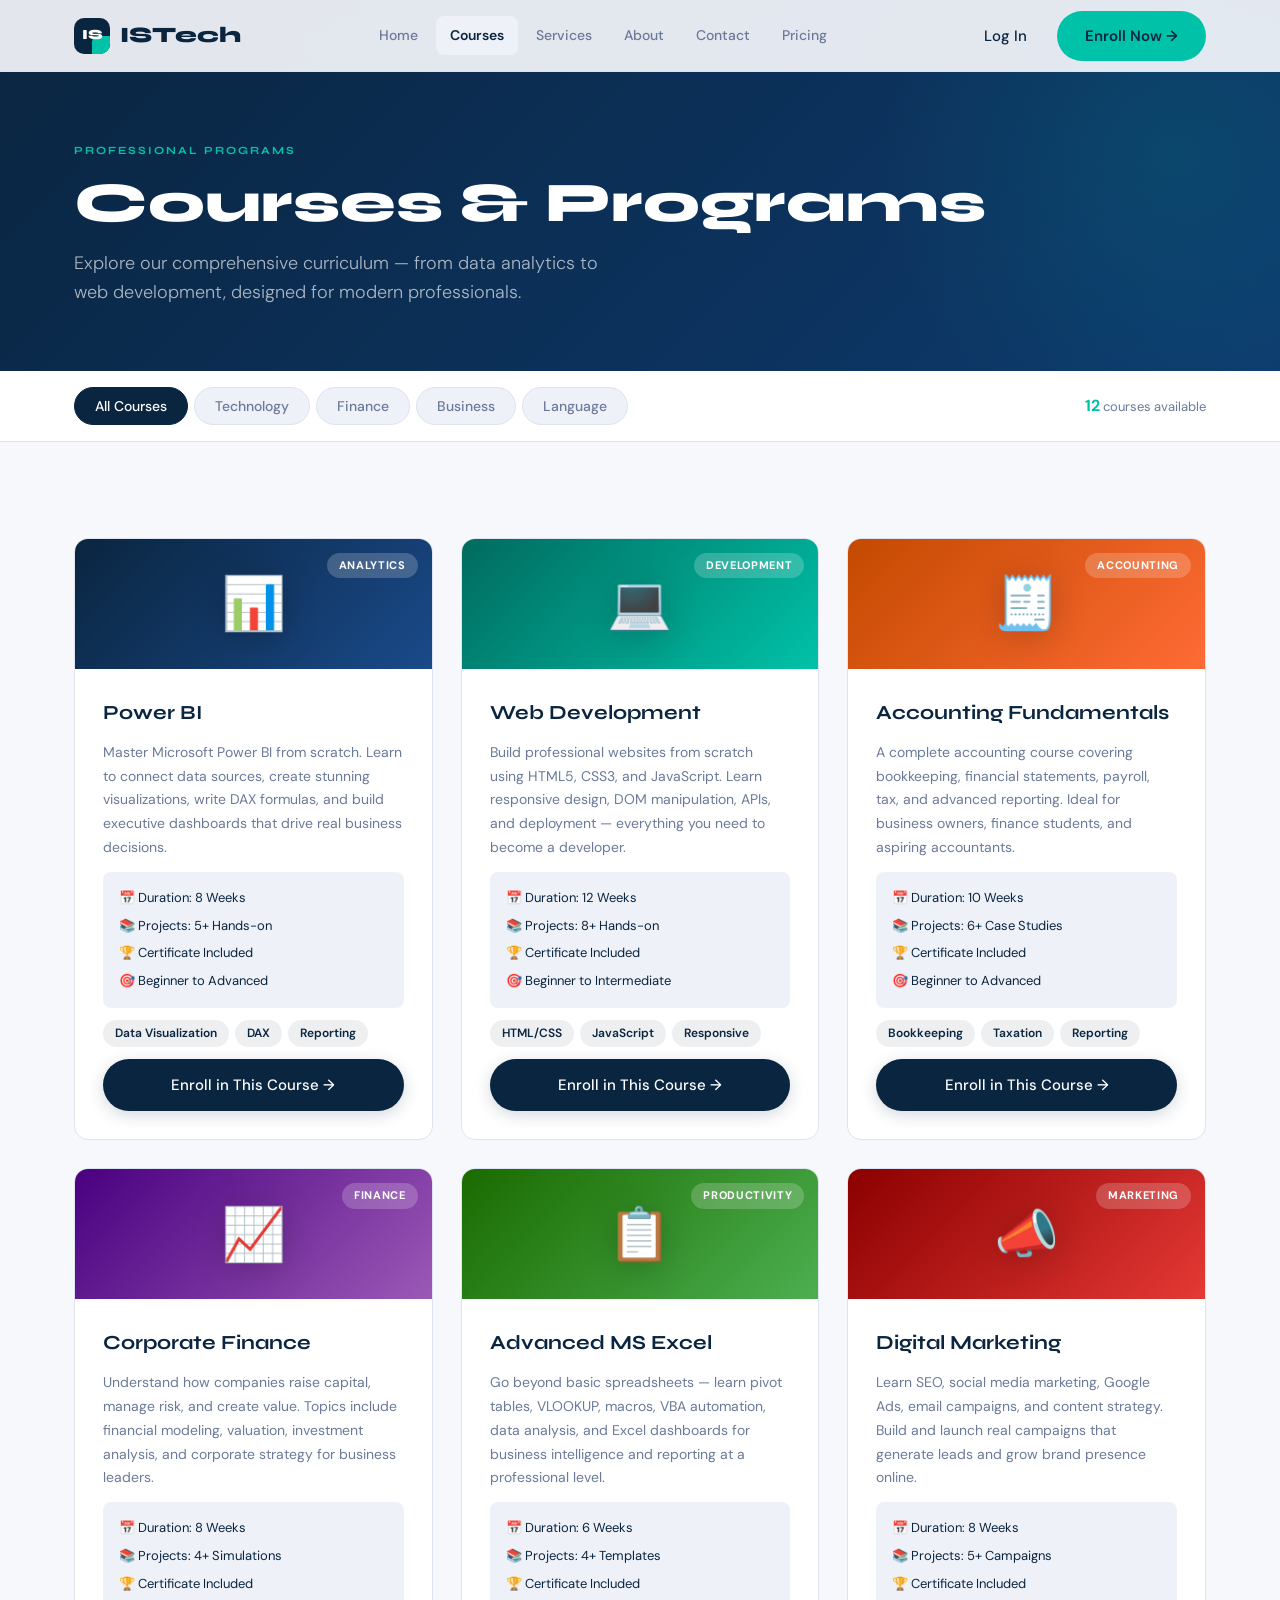
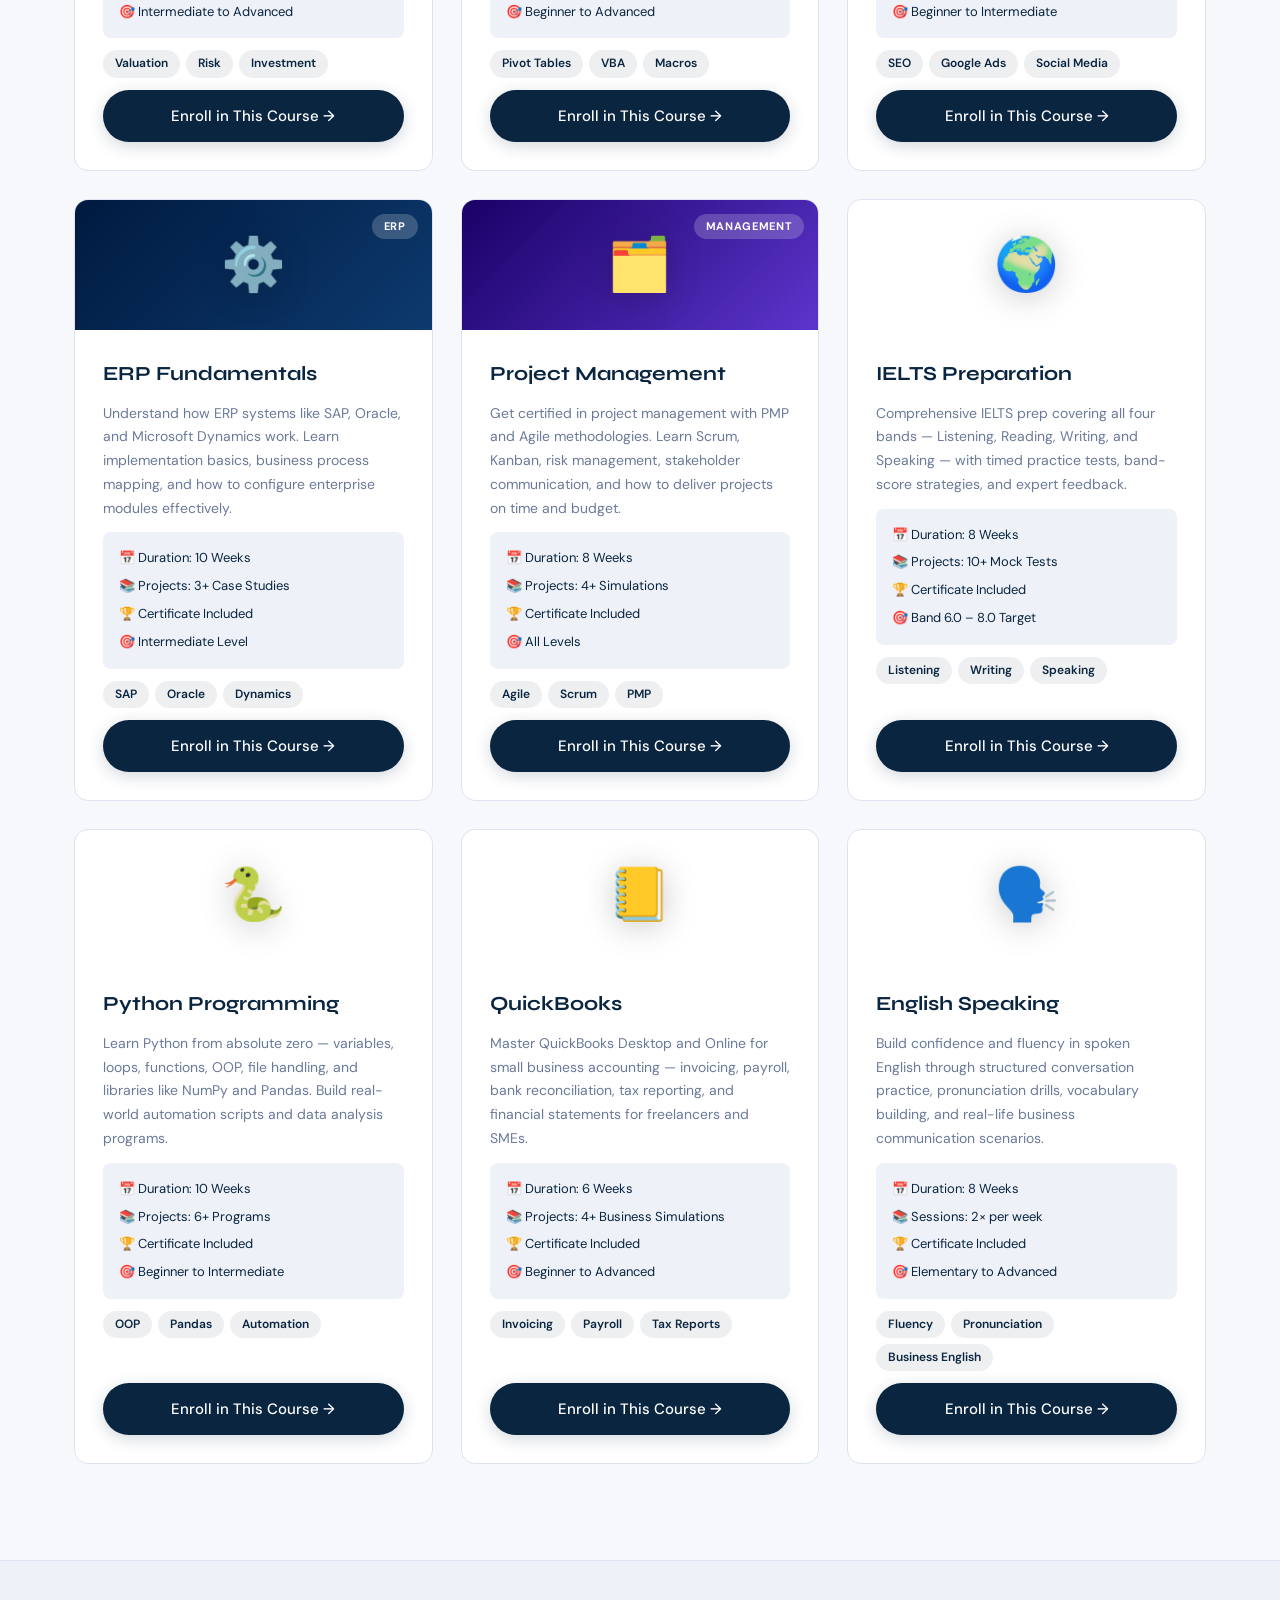
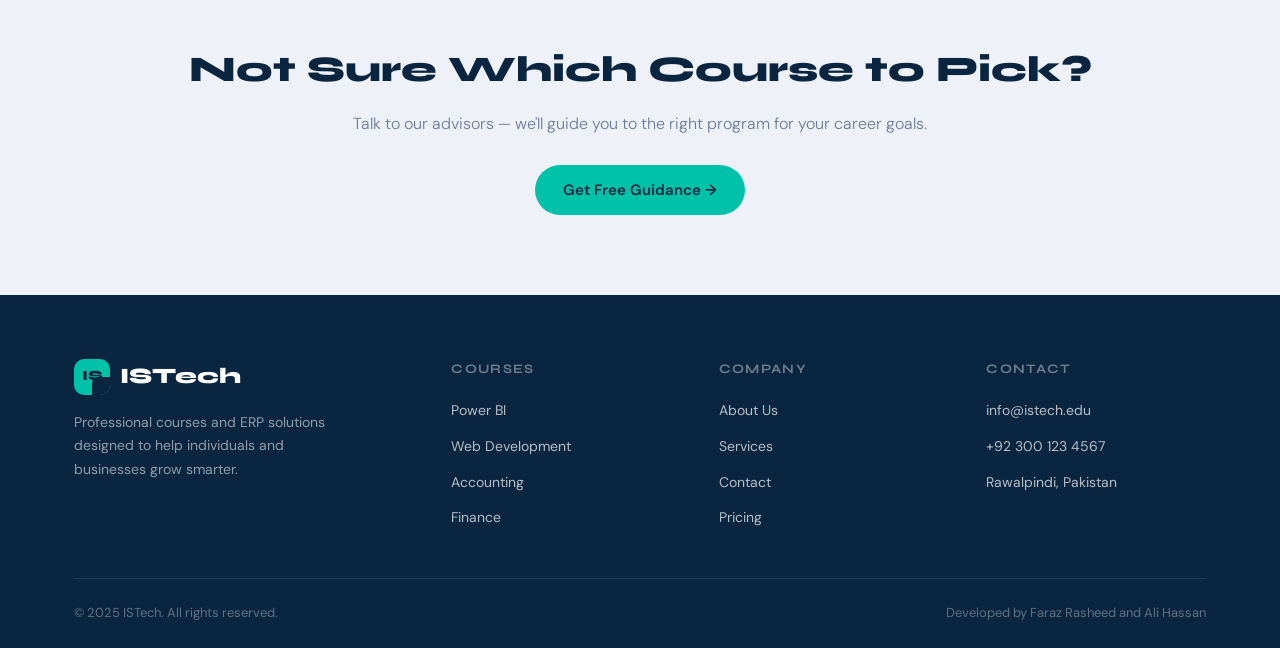
<file: courses.html>
<!DOCTYPE html>
<html lang="en">
<head>
  <meta charset="UTF-8" />
  <meta name="viewport" content="width=device-width, initial-scale=1.0" />
  <title>Courses — ISTech</title>
  <link rel="stylesheet" href="./styles/shared.css" />
  <link rel="stylesheet" href="./styles/courses.css" />
</head>
<body>

  <!-- ===== NAVBAR ===== -->
  <nav class="navbar" id="navbar">
    <div class="container nav-inner">
      <a href="index.html" class="nav-logo">
        <div class="nav-logo-mark"><span>IS</span></div>
        ISTech
      </a>
      <div class="nav-links" id="navLinks">
        <a href="index.html">Home</a>
        <a href="courses.html" class="active">Courses</a>
        <a href="services.html">Services</a>
        <a href="about.html">About</a>
        <a href="contact.html">Contact</a>
        <a href="pricing.html">Pricing</a>
      </div>
      <div class="nav-cta">
        <a href="login.html" class="btn btn-ghost">Log In</a>
        <a href="contact.html" class="btn btn-accent">Enroll Now →</a>
      </div>
      <button class="nav-toggle" id="navToggle" aria-label="Toggle menu">
        <span></span><span></span><span></span>
      </button>
    </div>
  </nav>

  <!-- ===== PAGE HEADER ===== -->
  <header class="page-header">
    <div class="container page-header-content">
      <span class="section-label">Professional Programs</span>
      <h1>Courses &amp; Programs</h1>
      <p>Explore our comprehensive curriculum — from data analytics to web development, designed for modern professionals.</p>
    </div>
  </header>

  <!-- ===== FILTER BAR ===== -->
  <div class="filter-bar">
    <div class="container filter-inner">
      <div class="filter-tabs">
        <button class="filter-tab active" data-filter="all">All Courses</button>
        <button class="filter-tab" data-filter="tech">Technology</button>
        <button class="filter-tab" data-filter="finance">Finance</button>
        <button class="filter-tab" data-filter="business">Business</button>
        <button class="filter-tab" data-filter="language">Language</button>
      </div>
      <div class="filter-count">
        <span id="courseCount">12</span> courses available
      </div>
    </div>
  </div>

  <!-- ===== COURSES GRID ===== -->
  <section class="section">
    <div class="container">
      <div class="all-courses-grid" id="coursesGrid">

        <!-- Power BI -->
        <article class="full-course-card reveal" data-category="tech">
          <div class="fcc-header fcc-blue">
            <span class="fcc-icon">📊</span>
            <span class="fcc-cat-badge">Analytics</span>
          </div>
          <div class="fcc-body">
            <h3>Power BI</h3>
            <p>Master Microsoft Power BI from scratch. Learn to connect data sources, create stunning visualizations, write DAX formulas, and build executive dashboards that drive real business decisions.</p>
            <ul class="fcc-features">
              <li>📅 Duration: 8 Weeks</li>
              <li>📚 Projects: 5+ Hands-on</li>
              <li>🏆 Certificate Included</li>
              <li>🎯 Beginner to Advanced</li>
            </ul>
            <div class="fcc-footer">
              <span class="fcc-tag">Data Visualization</span>
              <span class="fcc-tag">DAX</span>
              <span class="fcc-tag">Reporting</span>
            </div>
            <a href="contact.html" class="btn btn-primary fcc-btn">Enroll in This Course →</a>
          </div>
        </article>

        <!-- Web Development -->
        <article class="full-course-card reveal" data-category="tech">
          <div class="fcc-header fcc-teal">
            <span class="fcc-icon">💻</span>
            <span class="fcc-cat-badge">Development</span>
          </div>
          <div class="fcc-body">
            <h3>Web Development</h3>
            <p>Build professional websites from scratch using HTML5, CSS3, and JavaScript. Learn responsive design, DOM manipulation, APIs, and deployment — everything you need to become a developer.</p>
            <ul class="fcc-features">
              <li>📅 Duration: 12 Weeks</li>
              <li>📚 Projects: 8+ Hands-on</li>
              <li>🏆 Certificate Included</li>
              <li>🎯 Beginner to Intermediate</li>
            </ul>
            <div class="fcc-footer">
              <span class="fcc-tag">HTML/CSS</span>
              <span class="fcc-tag">JavaScript</span>
              <span class="fcc-tag">Responsive</span>
            </div>
            <a href="contact.html" class="btn btn-primary fcc-btn">Enroll in This Course →</a>
          </div>
        </article>

        <!-- Accounting -->
        <article class="full-course-card reveal" data-category="finance">
          <div class="fcc-header fcc-orange">
            <span class="fcc-icon">🧾</span>
            <span class="fcc-cat-badge">Accounting</span>
          </div>
          <div class="fcc-body">
            <h3>Accounting Fundamentals</h3>
            <p>A complete accounting course covering bookkeeping, financial statements, payroll, tax, and advanced reporting. Ideal for business owners, finance students, and aspiring accountants.</p>
            <ul class="fcc-features">
              <li>📅 Duration: 10 Weeks</li>
              <li>📚 Projects: 6+ Case Studies</li>
              <li>🏆 Certificate Included</li>
              <li>🎯 Beginner to Advanced</li>
            </ul>
            <div class="fcc-footer">
              <span class="fcc-tag">Bookkeeping</span>
              <span class="fcc-tag">Taxation</span>
              <span class="fcc-tag">Reporting</span>
            </div>
            <a href="contact.html" class="btn btn-primary fcc-btn">Enroll in This Course →</a>
          </div>
        </article>

        <!-- Finance -->
        <article class="full-course-card reveal" data-category="finance">
          <div class="fcc-header fcc-purple">
            <span class="fcc-icon">📈</span>
            <span class="fcc-cat-badge">Finance</span>
          </div>
          <div class="fcc-body">
            <h3>Corporate Finance</h3>
            <p>Understand how companies raise capital, manage risk, and create value. Topics include financial modeling, valuation, investment analysis, and corporate strategy for business leaders.</p>
            <ul class="fcc-features">
              <li>📅 Duration: 8 Weeks</li>
              <li>📚 Projects: 4+ Simulations</li>
              <li>🏆 Certificate Included</li>
              <li>🎯 Intermediate to Advanced</li>
            </ul>
            <div class="fcc-footer">
              <span class="fcc-tag">Valuation</span>
              <span class="fcc-tag">Risk</span>
              <span class="fcc-tag">Investment</span>
            </div>
            <a href="contact.html" class="btn btn-primary fcc-btn">Enroll in This Course →</a>
          </div>
        </article>

        <!-- MS Excel -->
        <article class="full-course-card reveal" data-category="tech">
          <div class="fcc-header fcc-green">
            <span class="fcc-icon">📋</span>
            <span class="fcc-cat-badge">Productivity</span>
          </div>
          <div class="fcc-body">
            <h3>Advanced MS Excel</h3>
            <p>Go beyond basic spreadsheets — learn pivot tables, VLOOKUP, macros, VBA automation, data analysis, and Excel dashboards for business intelligence and reporting at a professional level.</p>
            <ul class="fcc-features">
              <li>📅 Duration: 6 Weeks</li>
              <li>📚 Projects: 4+ Templates</li>
              <li>🏆 Certificate Included</li>
              <li>🎯 Beginner to Advanced</li>
            </ul>
            <div class="fcc-footer">
              <span class="fcc-tag">Pivot Tables</span>
              <span class="fcc-tag">VBA</span>
              <span class="fcc-tag">Macros</span>
            </div>
            <a href="contact.html" class="btn btn-primary fcc-btn">Enroll in This Course →</a>
          </div>
        </article>

        <!-- Digital Marketing -->
        <article class="full-course-card reveal" data-category="business">
          <div class="fcc-header fcc-red">
            <span class="fcc-icon">📣</span>
            <span class="fcc-cat-badge">Marketing</span>
          </div>
          <div class="fcc-body">
            <h3>Digital Marketing</h3>
            <p>Learn SEO, social media marketing, Google Ads, email campaigns, and content strategy. Build and launch real campaigns that generate leads and grow brand presence online.</p>
            <ul class="fcc-features">
              <li>📅 Duration: 8 Weeks</li>
              <li>📚 Projects: 5+ Campaigns</li>
              <li>🏆 Certificate Included</li>
              <li>🎯 Beginner to Intermediate</li>
            </ul>
            <div class="fcc-footer">
              <span class="fcc-tag">SEO</span>
              <span class="fcc-tag">Google Ads</span>
              <span class="fcc-tag">Social Media</span>
            </div>
            <a href="contact.html" class="btn btn-primary fcc-btn">Enroll in This Course →</a>
          </div>
        </article>

        <!-- ERP Fundamentals -->
        <article class="full-course-card reveal" data-category="business">
          <div class="fcc-header fcc-navy">
            <span class="fcc-icon">⚙️</span>
            <span class="fcc-cat-badge">ERP</span>
          </div>
          <div class="fcc-body">
            <h3>ERP Fundamentals</h3>
            <p>Understand how ERP systems like SAP, Oracle, and Microsoft Dynamics work. Learn implementation basics, business process mapping, and how to configure enterprise modules effectively.</p>
            <ul class="fcc-features">
              <li>📅 Duration: 10 Weeks</li>
              <li>📚 Projects: 3+ Case Studies</li>
              <li>🏆 Certificate Included</li>
              <li>🎯 Intermediate Level</li>
            </ul>
            <div class="fcc-footer">
              <span class="fcc-tag">SAP</span>
              <span class="fcc-tag">Oracle</span>
              <span class="fcc-tag">Dynamics</span>
            </div>
            <a href="contact.html" class="btn btn-primary fcc-btn">Enroll in This Course →</a>
          </div>
        </article>

        <!-- Project Management -->
        <article class="full-course-card reveal" data-category="business">
          <div class="fcc-header fcc-indigo">
            <span class="fcc-icon">🗂️</span>
            <span class="fcc-cat-badge">Management</span>
          </div>
          <div class="fcc-body">
            <h3>Project Management</h3>
            <p>Get certified in project management with PMP and Agile methodologies. Learn Scrum, Kanban, risk management, stakeholder communication, and how to deliver projects on time and budget.</p>
            <ul class="fcc-features">
              <li>📅 Duration: 8 Weeks</li>
              <li>📚 Projects: 4+ Simulations</li>
              <li>🏆 Certificate Included</li>
              <li>🎯 All Levels</li>
            </ul>
            <div class="fcc-footer">
              <span class="fcc-tag">Agile</span>
              <span class="fcc-tag">Scrum</span>
              <span class="fcc-tag">PMP</span>
            </div>
            <a href="contact.html" class="btn btn-primary fcc-btn">Enroll in This Course →</a>
          </div>
        </article>

        <!-- IELTS -->
        <article class="full-course-card reveal" data-category="language">
          <div class="fcc-header fcc-sky">
            <span class="fcc-icon">🌍</span>
            <span class="fcc-cat-badge">Language</span>
          </div>
          <div class="fcc-body">
            <h3>IELTS Preparation</h3>
            <p>Comprehensive IELTS prep covering all four bands — Listening, Reading, Writing, and Speaking — with timed practice tests, band-score strategies, and expert feedback.</p>
            <ul class="fcc-features">
              <li>📅 Duration: 8 Weeks</li>
              <li>📚 Projects: 10+ Mock Tests</li>
              <li>🏆 Certificate Included</li>
              <li>🎯 Band 6.0 – 8.0 Target</li>
            </ul>
            <div class="fcc-footer">
              <span class="fcc-tag">Listening</span>
              <span class="fcc-tag">Writing</span>
              <span class="fcc-tag">Speaking</span>
            </div>
            <a href="signup.html" class="btn btn-primary fcc-btn">Enroll in This Course →</a>
          </div>
        </article>

        <!-- Python -->
        <article class="full-course-card reveal" data-category="tech">
          <div class="fcc-header fcc-python">
            <span class="fcc-icon">🐍</span>
            <span class="fcc-cat-badge">Programming</span>
          </div>
          <div class="fcc-body">
            <h3>Python Programming</h3>
            <p>Learn Python from absolute zero — variables, loops, functions, OOP, file handling, and libraries like NumPy and Pandas. Build real-world automation scripts and data analysis programs.</p>
            <ul class="fcc-features">
              <li>📅 Duration: 10 Weeks</li>
              <li>📚 Projects: 6+ Programs</li>
              <li>🏆 Certificate Included</li>
              <li>🎯 Beginner to Intermediate</li>
            </ul>
            <div class="fcc-footer">
              <span class="fcc-tag">OOP</span>
              <span class="fcc-tag">Pandas</span>
              <span class="fcc-tag">Automation</span>
            </div>
            <a href="signup.html" class="btn btn-primary fcc-btn">Enroll in This Course →</a>
          </div>
        </article>

        <!-- QuickBooks -->
        <article class="full-course-card reveal" data-category="finance">
          <div class="fcc-header fcc-qb">
            <span class="fcc-icon">📒</span>
            <span class="fcc-cat-badge">Accounting</span>
          </div>
          <div class="fcc-body">
            <h3>QuickBooks</h3>
            <p>Master QuickBooks Desktop and Online for small business accounting — invoicing, payroll, bank reconciliation, tax reporting, and financial statements for freelancers and SMEs.</p>
            <ul class="fcc-features">
              <li>📅 Duration: 6 Weeks</li>
              <li>📚 Projects: 4+ Business Simulations</li>
              <li>🏆 Certificate Included</li>
              <li>🎯 Beginner to Advanced</li>
            </ul>
            <div class="fcc-footer">
              <span class="fcc-tag">Invoicing</span>
              <span class="fcc-tag">Payroll</span>
              <span class="fcc-tag">Tax Reports</span>
            </div>
            <a href="signup.html" class="btn btn-primary fcc-btn">Enroll in This Course →</a>
          </div>
        </article>

        <!-- English Speaking -->
        <article class="full-course-card reveal" data-category="language">
          <div class="fcc-header fcc-english">
            <span class="fcc-icon">🗣️</span>
            <span class="fcc-cat-badge">Language</span>
          </div>
          <div class="fcc-body">
            <h3>English Speaking</h3>
            <p>Build confidence and fluency in spoken English through structured conversation practice, pronunciation drills, vocabulary building, and real-life business communication scenarios.</p>
            <ul class="fcc-features">
              <li>📅 Duration: 8 Weeks</li>
              <li>📚 Sessions: 2× per week</li>
              <li>🏆 Certificate Included</li>
              <li>🎯 Elementary to Advanced</li>
            </ul>
            <div class="fcc-footer">
              <span class="fcc-tag">Fluency</span>
              <span class="fcc-tag">Pronunciation</span>
              <span class="fcc-tag">Business English</span>
            </div>
            <a href="signup.html" class="btn btn-primary fcc-btn">Enroll in This Course →</a>
          </div>
        </article>

      </div>
    </div>
  </section>

  <!-- ===== CTA ===== -->
  <section class="courses-cta-section">
    <div class="container courses-cta-inner">
      <h2>Not Sure Which Course to Pick?</h2>
      <p>Talk to our advisors — we'll guide you to the right program for your career goals.</p>
      <a href="contact.html" class="btn btn-accent">Get Free Guidance →</a>
    </div>
  </section>

  <!-- ===== FOOTER ===== -->
  <footer class="footer">
    <div class="container">
      <div class="footer-grid">
        <div class="footer-brand">
          <a href="index.html" class="nav-logo">
            <div class="nav-logo-mark"><span>IS</span></div>
            ISTech
          </a>
          <p class="footer-desc">Professional courses and ERP solutions designed to help individuals and businesses grow smarter.</p>
        </div>
        <div class="footer-col">
          <h4>Courses</h4>
          <ul>
            <li><a href="courses.html">Power BI</a></li>
            <li><a href="courses.html">Web Development</a></li>
            <li><a href="courses.html">Accounting</a></li>
            <li><a href="courses.html">Finance</a></li>
          </ul>
        </div>
        <div class="footer-col">
          <h4>Company</h4>
          <ul>
            <li><a href="about.html">About Us</a></li>
            <li><a href="services.html">Services</a></li>
            <li><a href="contact.html">Contact</a>
            <li><a href="pricing.html">Pricing</a></li>
          </ul>
        </div>
        <div class="footer-col">
          <h4>Contact</h4>
          <ul>
            <li><a href="mailto:info@istech.edu">info@istech.edu</a></li>
            <li><a href="tel:+923001234567">+92 300 123 4567</a></li>
            <li><a href="#">Rawalpindi, Pakistan</a></li>
          </ul>
        </div>
      </div>
      <div class="footer-bottom">
        <span>© 2025 ISTech. All rights reserved.</span>
        <span>Developed by Faraz Rasheed and Ali Hassan</span>
      </div>
    </div>
  </footer>

  <script src="./scripts/courses.js"></script>
</body>
</html>
</file>
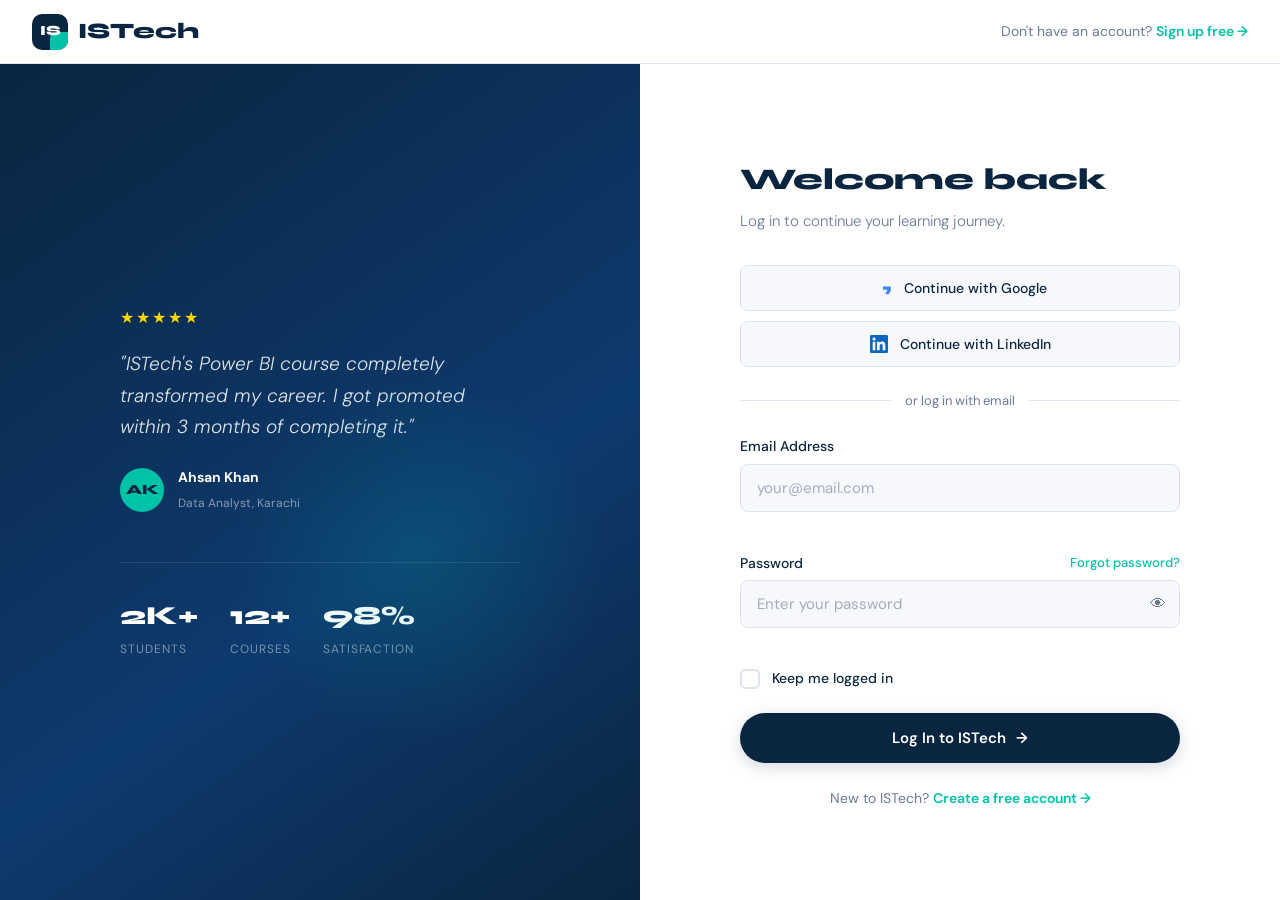
<file: login.html>
<!DOCTYPE html>
<html lang="en">
<head>
  <meta charset="UTF-8" />
  <meta name="viewport" content="width=device-width, initial-scale=1.0" />
  <title>Log In — ISTech</title>
  <link rel="stylesheet" href="./styles/shared.css" />
  <link rel="stylesheet" href="./styles/auth.css" />
  <style>
    .alert-container {
      padding: 14px 16px;
      border-radius: 8px;
      margin-bottom: 20px;
      font-size: 14px;
      font-weight: 500;
      display: none;
      align-items: center;
      gap: 10px;
      animation: slideIn 0.3s ease;
    }

    .alert-container.success {
      background: #d4edda;
      color: #155724;
      border: 1px solid #c3e6cb;
      display: flex;
    }

    .alert-container.error {
      background: #f8d7da;
      color: #721c24;
      border: 1px solid #f5c6cb;
      display: flex;
    }

    .alert-icon {
      font-size: 16px;
    }

    @keyframes slideIn {
      from {
        opacity: 0;
        transform: translateY(-10px);
      }
      to {
        opacity: 1;
        transform: translateY(0);
      }
    }
  </style>
</head>
<body class="auth-body">

  <!-- Minimal nav -->
  <nav class="auth-nav">
    <a href="index.html" class="nav-logo">
      <div class="nav-logo-mark"><span>IS</span></div>
      ISTech
    </a>
    <span class="auth-nav-hint">Don't have an account? <a href="signup.html">Sign up free →</a></span>
  </nav>

  <main class="auth-main">

    <!-- Left Panel -->
    <aside class="auth-panel auth-panel-visual">
      <div class="apv-inner">
        <div class="apv-quote">
          <div class="apv-stars">★★★★★</div>
          <blockquote>"ISTech's Power BI course completely transformed my career. I got promoted within 3 months of completing it."</blockquote>
          <div class="apv-author">
            <div class="apv-avatar">AK</div>
            <div>
              <strong>Ahsan Khan</strong>
              <span>Data Analyst, Karachi</span>
            </div>
          </div>
        </div>
        <div class="apv-stats">
          <div class="apv-stat"><span>2K+</span><small>Students</small></div>
          <div class="apv-stat"><span>12+</span><small>Courses</small></div>
          <div class="apv-stat"><span>98%</span><small>Satisfaction</small></div>
        </div>
        <div class="apv-bg-shape"></div>
      </div>
    </aside>

    <!-- Right Panel — Form -->
    <section class="auth-panel auth-panel-form">
      <div class="auth-form-inner">

        <div class="auth-form-header">
          <h1>Welcome back</h1>
          <p>Log in to continue your learning journey.</p>
        </div>

        <!-- Alert Container -->
        <div class="alert-container" id="alertContainer">
          <span class="alert-icon" id="alertIcon">⚠️</span>
          <span id="alertText"></span>
        </div>

        <!-- Social Login -->
        <div class="social-auth">
          <button class="social-auth-btn" type="button">
            <svg width="18" height="18" viewBox="0 0 24 24"><path fill="#4285F4" d="M22.56 12.25c0-.78-.07-1.53-.2-2.25H12v4.26h5.92c-.26 1.37-1.04 2.53-2.21 3.31v2.77h3.57c2.08-1.92 3.28-4.74 3.28-8.09z"/></svg>
            Continue with Google
          </button>
          <button class="social-auth-btn" type="button">
            <svg width="18" height="18" viewBox="0 0 24 24" fill="#0A66C2"><path d="M20.447 20.452h-3.554v-5.569c0-1.328-.027-3.037-1.852-3.037-1.853 0-2.136 1.445-2.136 2.939v5.667H9.351V9h3.414v1.561h.046c.477-.9 1.637-1.85 3.37-1.85 3.601 0 4.267 2.37 4.267 5.455v6.286zM5.337 7.433c-1.144 0-2.063-.926-2.063-2.065 0-1.138.92-2.063 2.063-2.063 1.14 0 2.064.925 2.064 2.063 0 1.139-.925 2.065-2.064 2.065zm1.782 13.019H3.555V9h3.564v11.452zM22.225 0H1.771C.792 0 0 .774 0 1.729v20.542C0 23.227.792 24 1.771 24h20.451C23.2 24 24 23.227 24 22.271V1.729C24 .774 23.2 0 22.225 0z"/></svg>
            Continue with LinkedIn
          </button>
        </div>

        <div class="auth-divider"><span>or log in with email</span></div>

        <form class="auth-form" id="loginForm" novalidate>

          <div class="form-group">
            <label for="email">Email Address</label>
            <input type="email" id="email" name="email" placeholder="your@email.com" autocomplete="email" required />
            <span class="field-error" id="emailError"></span>
          </div>

          <div class="form-group">
            <div class="label-row">
              <label for="password">Password</label>
              <a href="#" class="forgot-link">Forgot password?</a>
            </div>
            <div class="password-field">
              <input type="password" id="password" name="password" placeholder="Enter your password" autocomplete="current-password" required />
              <button type="button" class="pw-toggle" id="pwToggle" aria-label="Toggle password visibility">👁</button>
            </div>
            <span class="field-error" id="passwordError"></span>
          </div>

          <div class="form-group form-checkbox">
            <label class="checkbox-label">
              <input type="checkbox" id="remember" name="remember" />
              <span class="checkbox-custom"></span>
              Keep me logged in
            </label>
          </div>

          <button type="submit" class="btn btn-primary auth-submit" id="loginBtn">
            <span id="loginBtnText">Log In to ISTech</span>
            <span class="btn-arrow">→</span>
          </button>

        </form>

        <p class="auth-switch">
          New to ISTech? <a href="signup.html">Create a free account →</a>
        </p>

      </div>
    </section>

  </main>

  <script src="./scripts/login.js"></script>
</body>
</html>
</file>
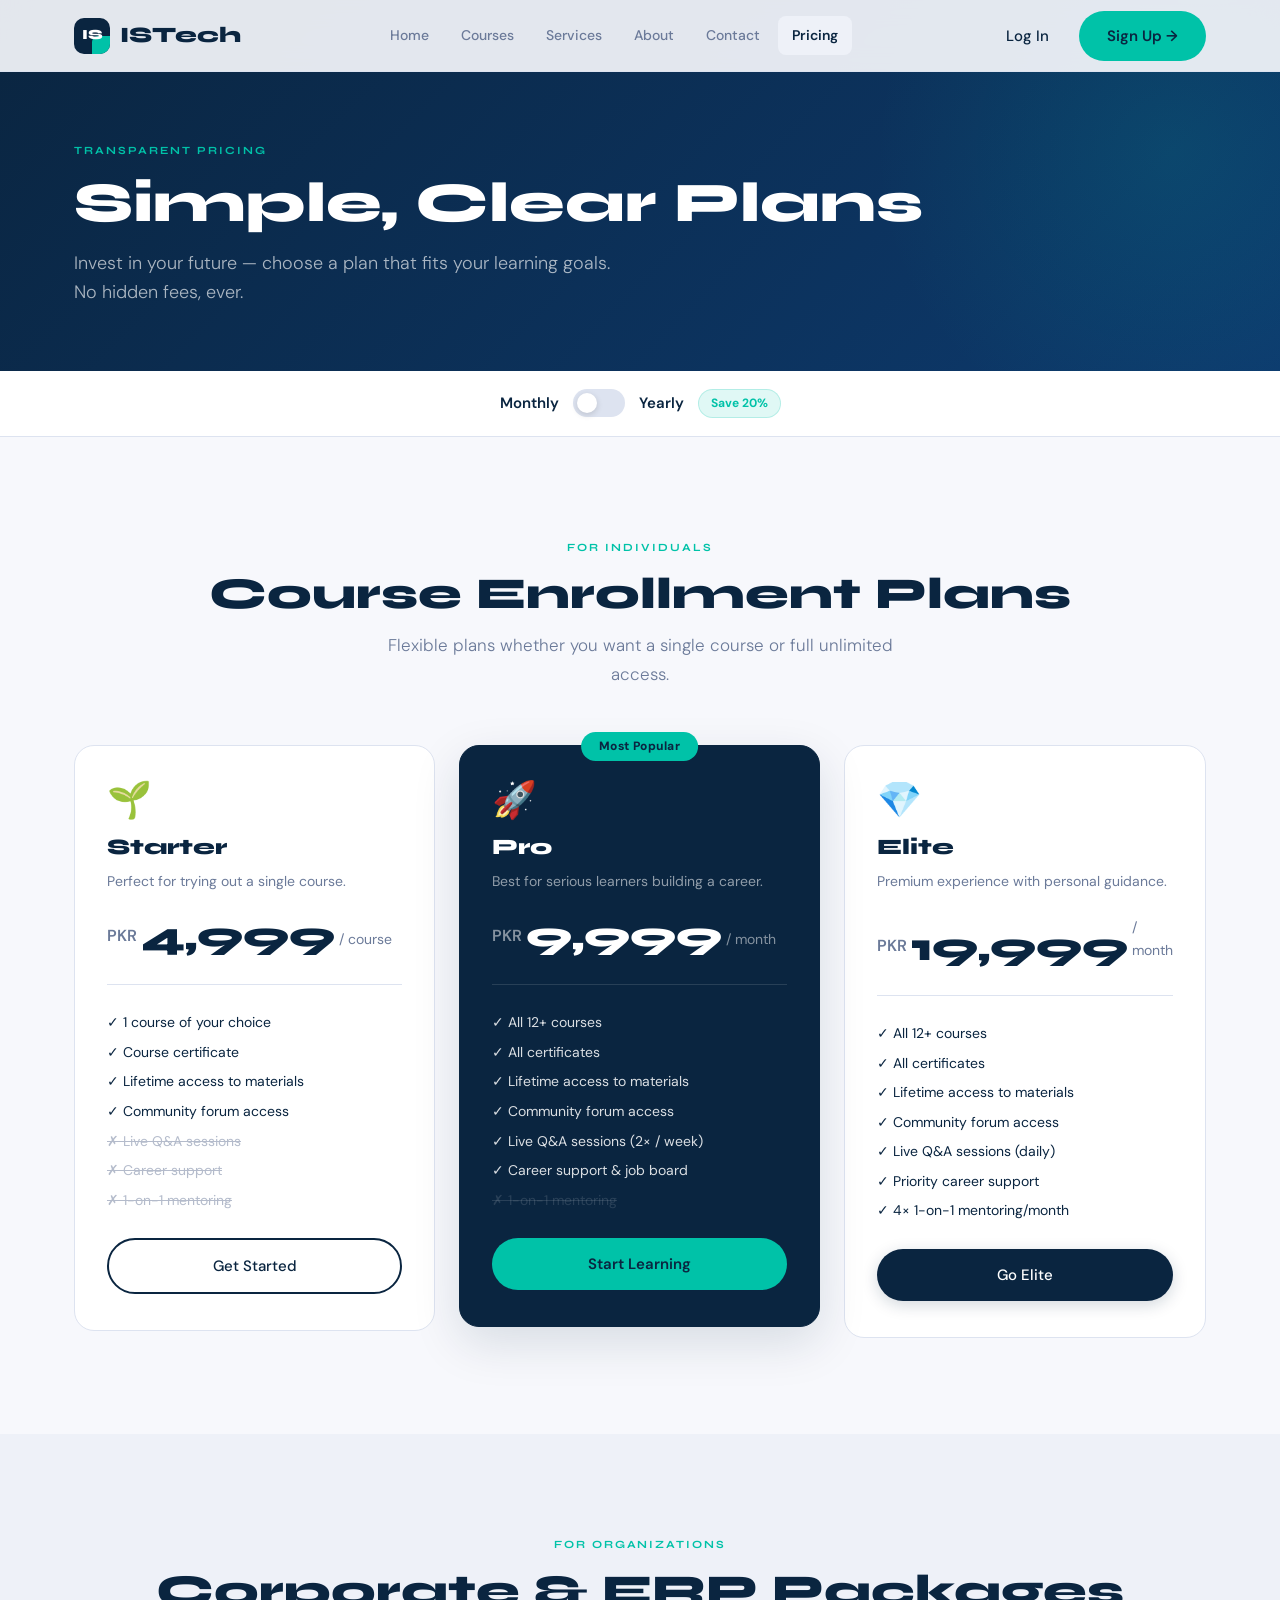
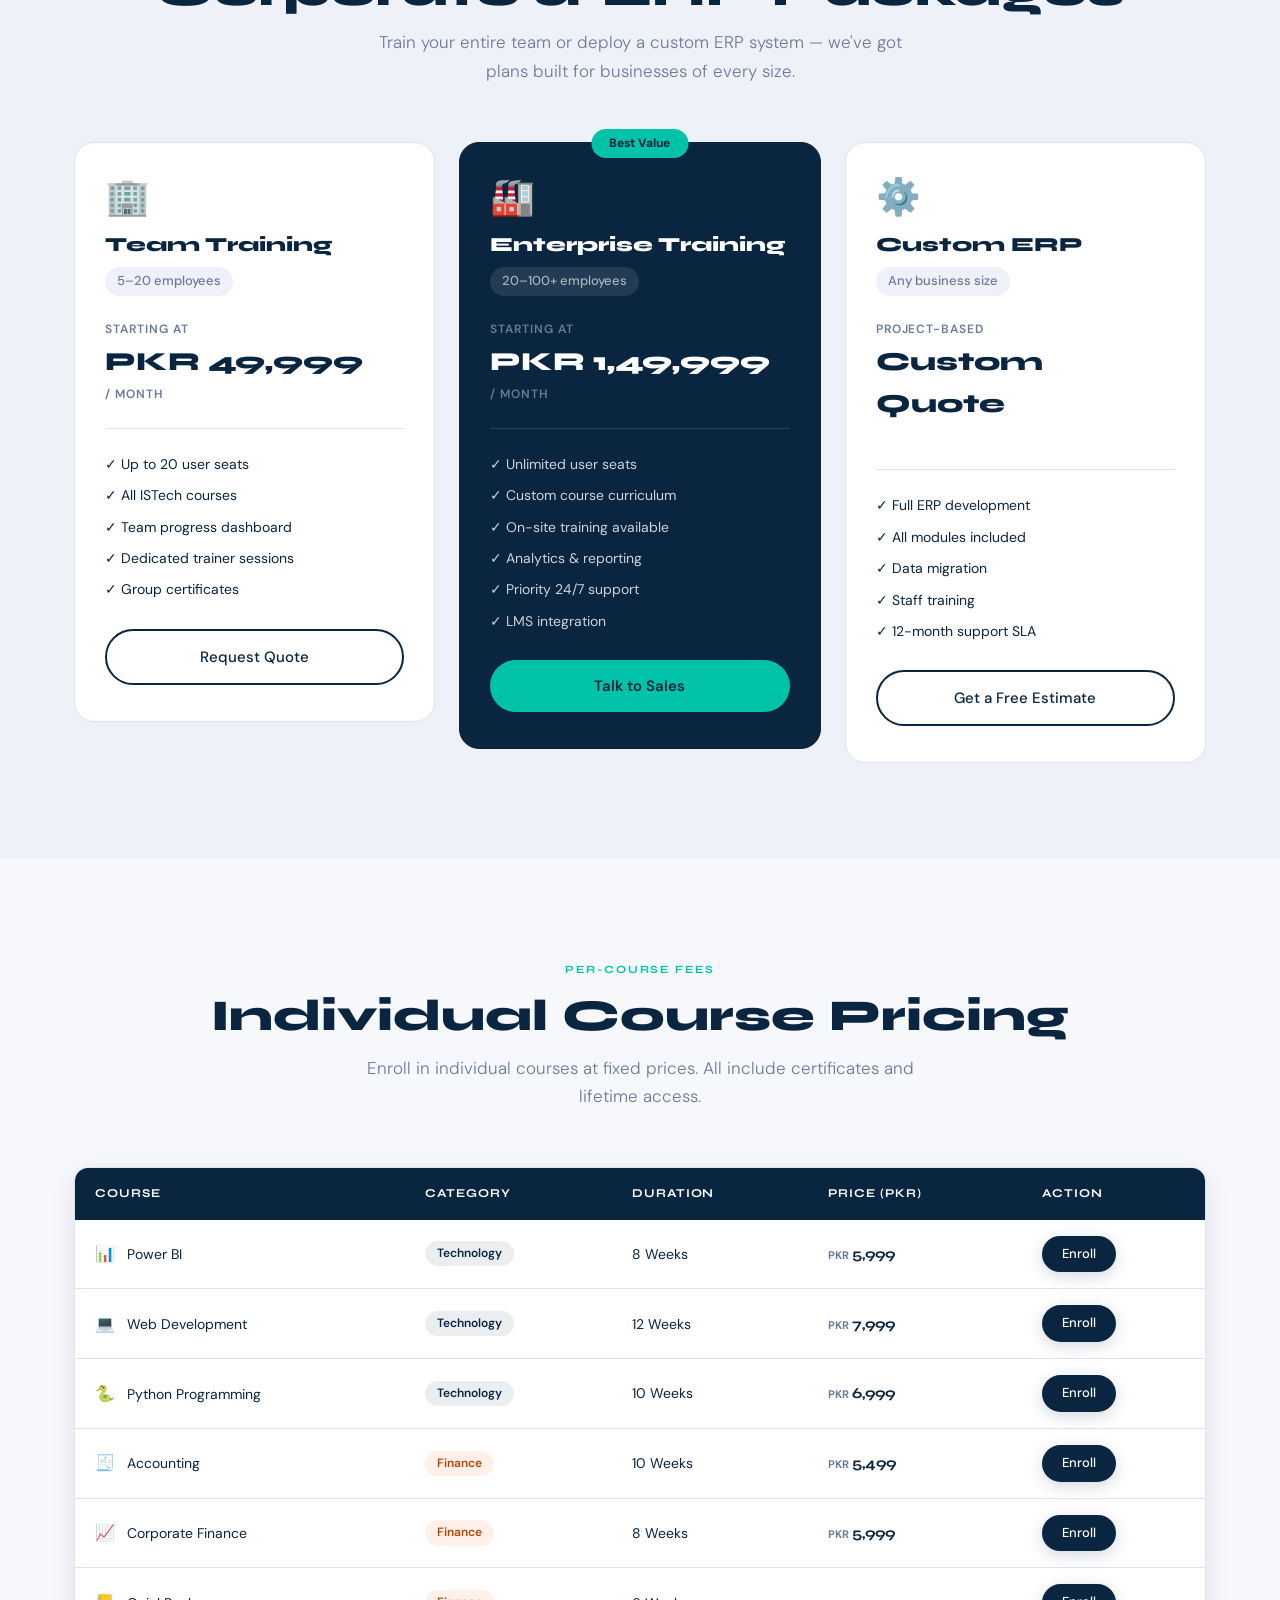
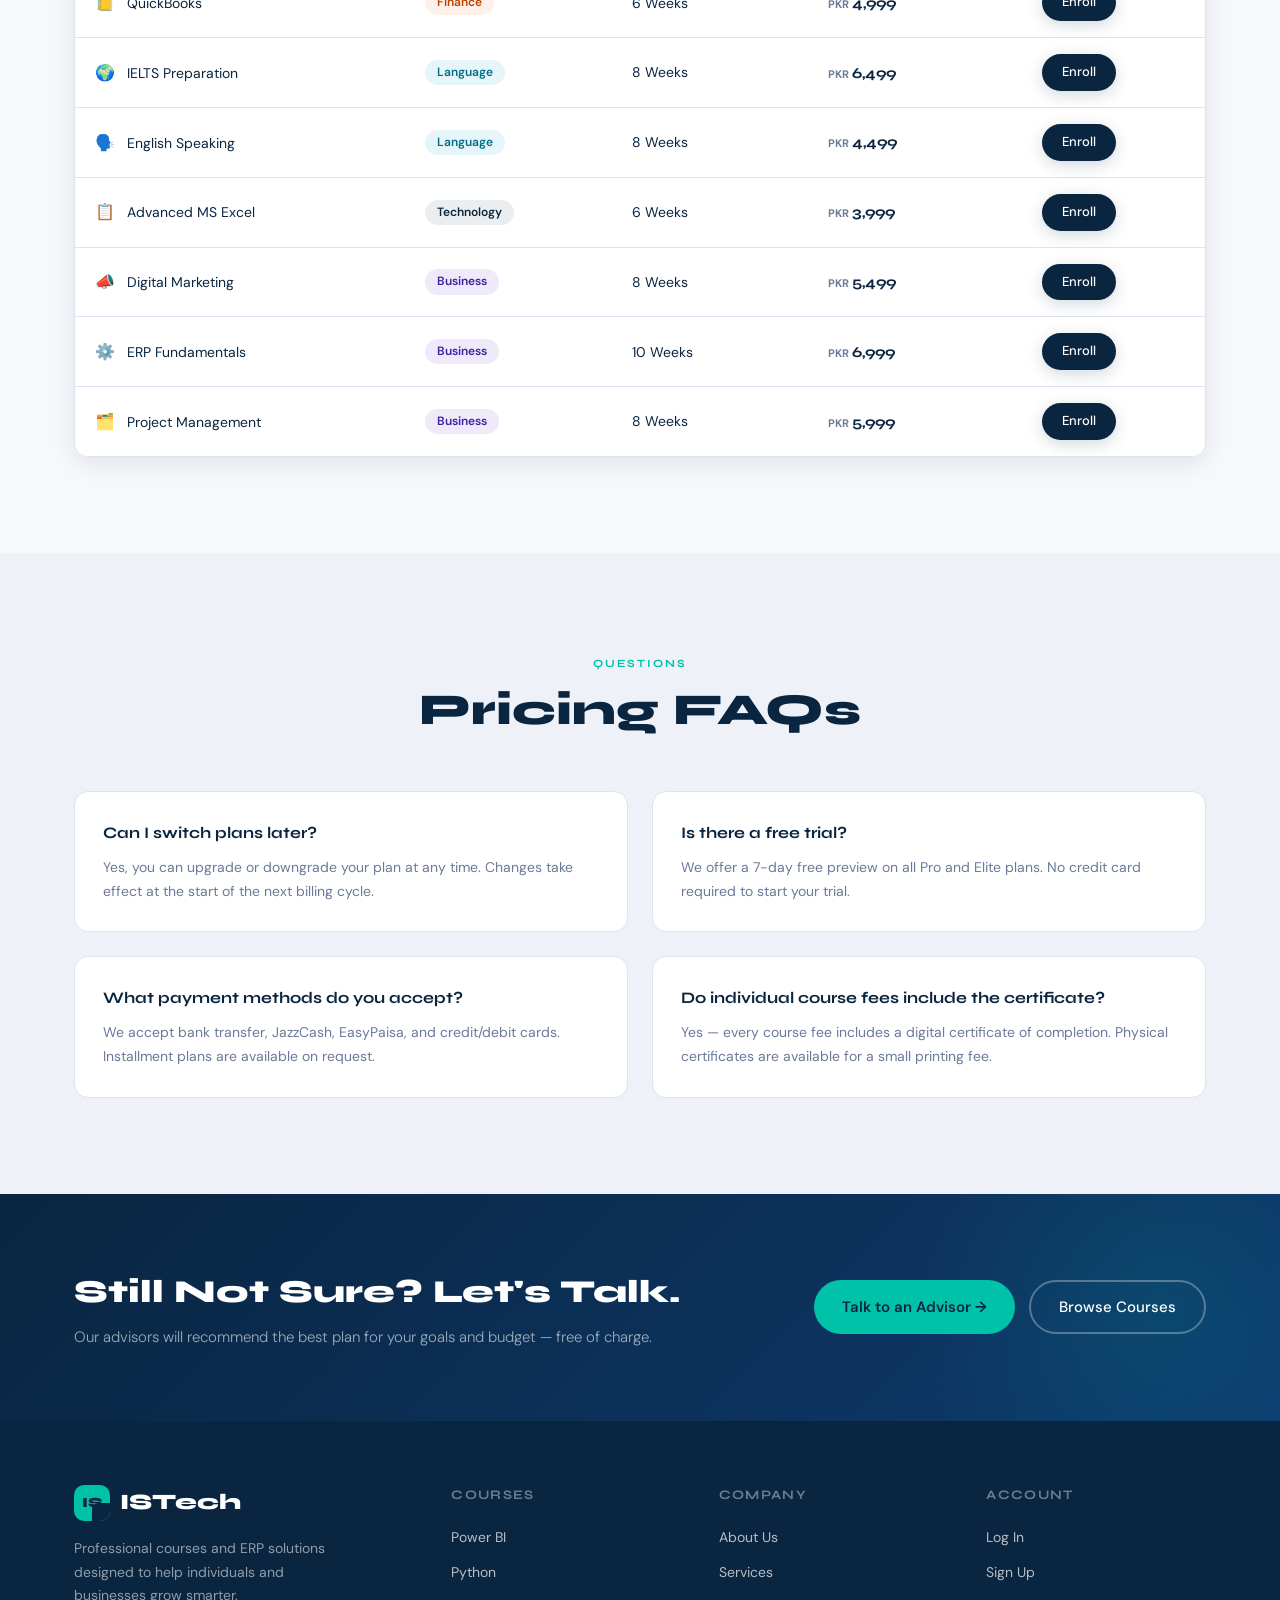
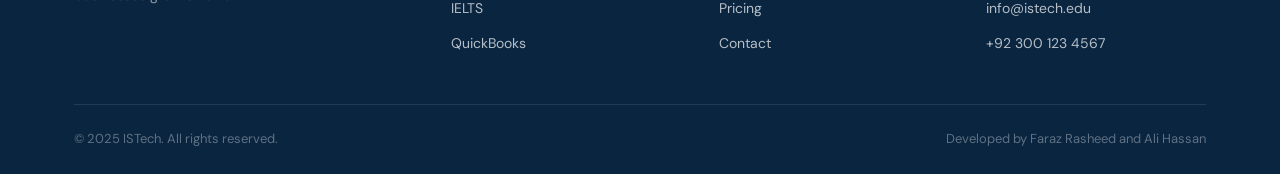
<file: pricing.html>
<!DOCTYPE html>
<html lang="en">
<head>
  <meta charset="UTF-8" />
  <meta name="viewport" content="width=device-width, initial-scale=1.0" />
  <title>Pricing — ISTech</title>
  <link rel="stylesheet" href="./styles/shared.css" />
  <link rel="stylesheet" href="./styles/pricing.css" />
</head>
<body>

  <!-- ===== NAVBAR ===== -->
  <nav class="navbar" id="navbar">
    <div class="container nav-inner">
      <a href="index.html" class="nav-logo">
        <div class="nav-logo-mark"><span>IS</span></div>
        ISTech
      </a>
      <div class="nav-links" id="navLinks">
        <a href="index.html">Home</a>
        <a href="courses.html">Courses</a>
        <a href="services.html">Services</a>
        <a href="about.html">About</a>
        <a href="contact.html">Contact</a>
        <a href="pricing.html" class="active">Pricing</a>
      </div>
      <div class="nav-cta">
        <a href="login.html" class="btn btn-ghost">Log In</a>
        <a href="signup.html" class="btn btn-accent">Sign Up →</a>
      </div>
      <button class="nav-toggle" id="navToggle" aria-label="Toggle menu">
        <span></span><span></span><span></span>
      </button>
    </div>
  </nav>

  <!-- ===== PAGE HEADER ===== -->
  <header class="page-header">
    <div class="container page-header-content">
      <span class="section-label">Transparent Pricing</span>
      <h1>Simple, Clear Plans</h1>
      <p>Invest in your future — choose a plan that fits your learning goals. No hidden fees, ever.</p>
    </div>
  </header>

  <!-- ===== BILLING TOGGLE ===== -->
  <div class="billing-toggle-bar">
    <div class="container billing-toggle-inner">
      <span class="billing-label" id="monthlyLabel">Monthly</span>
      <button class="billing-toggle" id="billingToggle" aria-label="Toggle billing period">
        <span class="toggle-knob"></span>
      </button>
      <span class="billing-label" id="yearlyLabel">Yearly</span>
      <span class="savings-badge" id="savingsBadge">Save 20%</span>
    </div>
  </div>

  <!-- ===== INDIVIDUAL PLANS ===== -->
  <section class="section">
    <div class="container">
      <div class="section-head reveal">
        <span class="section-label">For Individuals</span>
        <h2 class="section-title">Course Enrollment Plans</h2>
        <p class="section-subtitle">Flexible plans whether you want a single course or full unlimited access.</p>
      </div>
      <div class="pricing-grid">

        <!-- Starter -->
        <div class="pricing-card reveal">
          <div class="pc-header">
            <div class="pc-icon">🌱</div>
            <h3>Starter</h3>
            <p>Perfect for trying out a single course.</p>
          </div>
          <div class="pc-price">
            <span class="pc-currency">PKR</span>
            <span class="pc-amount" data-monthly="4,999" data-yearly="3,999">4,999</span>
            <span class="pc-period">/ course</span>
          </div>
          <ul class="pc-features">
            <li class="included">✓ 1 course of your choice</li>
            <li class="included">✓ Course certificate</li>
            <li class="included">✓ Lifetime access to materials</li>
            <li class="included">✓ Community forum access</li>
            <li class="excluded">✗ Live Q&amp;A sessions</li>
            <li class="excluded">✗ Career support</li>
            <li class="excluded">✗ 1-on-1 mentoring</li>
          </ul>
          <a href="signup.html" class="btn btn-outline pc-btn">Get Started</a>
        </div>

        <!-- Pro — Featured -->
        <div class="pricing-card pricing-card-featured reveal">
          <div class="pc-featured-badge">Most Popular</div>
          <div class="pc-header">
            <div class="pc-icon">🚀</div>
            <h3>Pro</h3>
            <p>Best for serious learners building a career.</p>
          </div>
          <div class="pc-price">
            <span class="pc-currency">PKR</span>
            <span class="pc-amount" data-monthly="9,999" data-yearly="7,999">9,999</span>
            <span class="pc-period">/ month</span>
          </div>
          <ul class="pc-features">
            <li class="included">✓ All 12+ courses</li>
            <li class="included">✓ All certificates</li>
            <li class="included">✓ Lifetime access to materials</li>
            <li class="included">✓ Community forum access</li>
            <li class="included">✓ Live Q&amp;A sessions (2× / week)</li>
            <li class="included">✓ Career support &amp; job board</li>
            <li class="excluded">✗ 1-on-1 mentoring</li>
          </ul>
          <a href="signup.html" class="btn btn-accent pc-btn">Start Learning</a>
        </div>

        <!-- Elite -->
        <div class="pricing-card reveal">
          <div class="pc-header">
            <div class="pc-icon">💎</div>
            <h3>Elite</h3>
            <p>Premium experience with personal guidance.</p>
          </div>
          <div class="pc-price">
            <span class="pc-currency">PKR</span>
            <span class="pc-amount" data-monthly="19,999" data-yearly="15,999">19,999</span>
            <span class="pc-period">/ month</span>
          </div>
          <ul class="pc-features">
            <li class="included">✓ All 12+ courses</li>
            <li class="included">✓ All certificates</li>
            <li class="included">✓ Lifetime access to materials</li>
            <li class="included">✓ Community forum access</li>
            <li class="included">✓ Live Q&amp;A sessions (daily)</li>
            <li class="included">✓ Priority career support</li>
            <li class="included">✓ 4× 1-on-1 mentoring/month</li>
          </ul>
          <a href="signup.html" class="btn btn-primary pc-btn">Go Elite</a>
        </div>

      </div>
    </div>
  </section>

  <!-- ===== CORPORATE PLANS ===== -->
  <section class="section section-alt">
    <div class="container">
      <div class="section-head reveal">
        <span class="section-label">For Organizations</span>
        <h2 class="section-title">Corporate &amp; ERP Packages</h2>
        <p class="section-subtitle">Train your entire team or deploy a custom ERP system — we've got plans built for businesses of every size.</p>
      </div>
      <div class="corp-grid">

        <div class="corp-card reveal">
          <div class="corp-card-top">
            <span class="corp-icon">🏢</span>
            <h3>Team Training</h3>
            <span class="corp-size">5–20 employees</span>
          </div>
          <div class="corp-price">
            <span>Starting at</span>
            <strong>PKR 49,999</strong>
            <span>/ month</span>
          </div>
          <ul class="corp-features">
            <li>✓ Up to 20 user seats</li>
            <li>✓ All ISTech courses</li>
            <li>✓ Team progress dashboard</li>
            <li>✓ Dedicated trainer sessions</li>
            <li>✓ Group certificates</li>
          </ul>
          <a href="contact.html" class="btn btn-outline corp-btn">Request Quote</a>
        </div>

        <div class="corp-card corp-card-dark reveal">
          <div class="corp-featured-label">Best Value</div>
          <div class="corp-card-top">
            <span class="corp-icon">🏭</span>
            <h3>Enterprise Training</h3>
            <span class="corp-size">20–100+ employees</span>
          </div>
          <div class="corp-price">
            <span>Starting at</span>
            <strong>PKR 1,49,999</strong>
            <span>/ month</span>
          </div>
          <ul class="corp-features">
            <li>✓ Unlimited user seats</li>
            <li>✓ Custom course curriculum</li>
            <li>✓ On-site training available</li>
            <li>✓ Analytics &amp; reporting</li>
            <li>✓ Priority 24/7 support</li>
            <li>✓ LMS integration</li>
          </ul>
          <a href="contact.html" class="btn btn-accent corp-btn">Talk to Sales</a>
        </div>

        <div class="corp-card reveal">
          <div class="corp-card-top">
            <span class="corp-icon">⚙️</span>
            <h3>Custom ERP</h3>
            <span class="corp-size">Any business size</span>
          </div>
          <div class="corp-price">
            <span>Project-based</span>
            <strong>Custom Quote</strong>
            <span>&nbsp;</span>
          </div>
          <ul class="corp-features">
            <li>✓ Full ERP development</li>
            <li>✓ All modules included</li>
            <li>✓ Data migration</li>
            <li>✓ Staff training</li>
            <li>✓ 12-month support SLA</li>
          </ul>
          <a href="contact.html" class="btn btn-outline corp-btn">Get a Free Estimate</a>
        </div>

      </div>
    </div>
  </section>

  <!-- ===== COURSE PRICING TABLE ===== -->
  <section class="section">
    <div class="container">
      <div class="section-head reveal">
        <span class="section-label">Per-Course Fees</span>
        <h2 class="section-title">Individual Course Pricing</h2>
        <p class="section-subtitle">Enroll in individual courses at fixed prices. All include certificates and lifetime access.</p>
      </div>
      <div class="price-table-wrapper reveal">
        <table class="price-table">
          <thead>
            <tr>
              <th>Course</th>
              <th>Category</th>
              <th>Duration</th>
              <th>Price (PKR)</th>
              <th>Action</th>
            </tr>
          </thead>
          <tbody>
            <tr>
              <td><span class="pt-icon">📊</span> Power BI</td>
              <td><span class="pt-cat cat-tech">Technology</span></td>
              <td>8 Weeks</td>
              <td class="pt-price">5,999</td>
              <td><a href="signup.html" class="btn btn-primary pt-btn">Enroll</a></td>
            </tr>
            <tr>
              <td><span class="pt-icon">💻</span> Web Development</td>
              <td><span class="pt-cat cat-tech">Technology</span></td>
              <td>12 Weeks</td>
              <td class="pt-price">7,999</td>
              <td><a href="signup.html" class="btn btn-primary pt-btn">Enroll</a></td>
            </tr>
            <tr>
              <td><span class="pt-icon">🐍</span> Python Programming</td>
              <td><span class="pt-cat cat-tech">Technology</span></td>
              <td>10 Weeks</td>
              <td class="pt-price">6,999</td>
              <td><a href="signup.html" class="btn btn-primary pt-btn">Enroll</a></td>
            </tr>
            <tr>
              <td><span class="pt-icon">🧾</span> Accounting</td>
              <td><span class="pt-cat cat-finance">Finance</span></td>
              <td>10 Weeks</td>
              <td class="pt-price">5,499</td>
              <td><a href="signup.html" class="btn btn-primary pt-btn">Enroll</a></td>
            </tr>
            <tr>
              <td><span class="pt-icon">📈</span> Corporate Finance</td>
              <td><span class="pt-cat cat-finance">Finance</span></td>
              <td>8 Weeks</td>
              <td class="pt-price">5,999</td>
              <td><a href="signup.html" class="btn btn-primary pt-btn">Enroll</a></td>
            </tr>
            <tr>
              <td><span class="pt-icon">📒</span> QuickBooks</td>
              <td><span class="pt-cat cat-finance">Finance</span></td>
              <td>6 Weeks</td>
              <td class="pt-price">4,999</td>
              <td><a href="signup.html" class="btn btn-primary pt-btn">Enroll</a></td>
            </tr>
            <tr>
              <td><span class="pt-icon">🌍</span> IELTS Preparation</td>
              <td><span class="pt-cat cat-language">Language</span></td>
              <td>8 Weeks</td>
              <td class="pt-price">6,499</td>
              <td><a href="signup.html" class="btn btn-primary pt-btn">Enroll</a></td>
            </tr>
            <tr>
              <td><span class="pt-icon">🗣️</span> English Speaking</td>
              <td><span class="pt-cat cat-language">Language</span></td>
              <td>8 Weeks</td>
              <td class="pt-price">4,499</td>
              <td><a href="signup.html" class="btn btn-primary pt-btn">Enroll</a></td>
            </tr>
            <tr>
              <td><span class="pt-icon">📋</span> Advanced MS Excel</td>
              <td><span class="pt-cat cat-tech">Technology</span></td>
              <td>6 Weeks</td>
              <td class="pt-price">3,999</td>
              <td><a href="signup.html" class="btn btn-primary pt-btn">Enroll</a></td>
            </tr>
            <tr>
              <td><span class="pt-icon">📣</span> Digital Marketing</td>
              <td><span class="pt-cat cat-business">Business</span></td>
              <td>8 Weeks</td>
              <td class="pt-price">5,499</td>
              <td><a href="signup.html" class="btn btn-primary pt-btn">Enroll</a></td>
            </tr>
            <tr>
              <td><span class="pt-icon">⚙️</span> ERP Fundamentals</td>
              <td><span class="pt-cat cat-business">Business</span></td>
              <td>10 Weeks</td>
              <td class="pt-price">6,999</td>
              <td><a href="signup.html" class="btn btn-primary pt-btn">Enroll</a></td>
            </tr>
            <tr>
              <td><span class="pt-icon">🗂️</span> Project Management</td>
              <td><span class="pt-cat cat-business">Business</span></td>
              <td>8 Weeks</td>
              <td class="pt-price">5,999</td>
              <td><a href="signup.html" class="btn btn-primary pt-btn">Enroll</a></td>
            </tr>
          </tbody>
        </table>
      </div>
    </div>
  </section>

  <!-- ===== FAQ ===== -->
  <section class="section section-alt">
    <div class="container">
      <div class="section-head reveal">
        <span class="section-label">Questions</span>
        <h2 class="section-title">Pricing FAQs</h2>
      </div>
      <div class="pricing-faq-grid">
        <div class="pfaq-item reveal">
          <h4>Can I switch plans later?</h4>
          <p>Yes, you can upgrade or downgrade your plan at any time. Changes take effect at the start of the next billing cycle.</p>
        </div>
        <div class="pfaq-item reveal">
          <h4>Is there a free trial?</h4>
          <p>We offer a 7-day free preview on all Pro and Elite plans. No credit card required to start your trial.</p>
        </div>
        <div class="pfaq-item reveal">
          <h4>What payment methods do you accept?</h4>
          <p>We accept bank transfer, JazzCash, EasyPaisa, and credit/debit cards. Installment plans are available on request.</p>
        </div>
        <div class="pfaq-item reveal">
          <h4>Do individual course fees include the certificate?</h4>
          <p>Yes — every course fee includes a digital certificate of completion. Physical certificates are available for a small printing fee.</p>
        </div>
      </div>
    </div>
  </section>

  <!-- ===== CTA ===== -->
  <section class="pricing-cta-section">
    <div class="container pricing-cta-inner reveal">
      <div>
        <h2>Still Not Sure? Let's Talk.</h2>
        <p>Our advisors will recommend the best plan for your goals and budget — free of charge.</p>
      </div>
      <div style="display:flex;gap:14px;flex-shrink:0;flex-wrap:wrap;">
        <a href="contact.html" class="btn btn-accent">Talk to an Advisor →</a>
        <a href="courses.html" class="btn" style="color:#fff;border:2px solid rgba(255,255,255,0.3);border-radius:50px;padding:13px 28px;">Browse Courses</a>
      </div>
    </div>
  </section>

  <!-- ===== FOOTER ===== -->
  <footer class="footer">
    <div class="container">
      <div class="footer-grid">
        <div class="footer-brand">
          <a href="index.html" class="nav-logo">
            <div class="nav-logo-mark"><span>IS</span></div>
            ISTech
          </a>
          <p class="footer-desc">Professional courses and ERP solutions designed to help individuals and businesses grow smarter.</p>
        </div>
        <div class="footer-col">
          <h4>Courses</h4>
          <ul>
            <li><a href="courses.html">Power BI</a></li>
            <li><a href="courses.html">Python</a></li>
            <li><a href="courses.html">IELTS</a></li>
            <li><a href="courses.html">QuickBooks</a></li>
          </ul>
        </div>
        <div class="footer-col">
          <h4>Company</h4>
          <ul>
            <li><a href="about.html">About Us</a></li>
            <li><a href="services.html">Services</a></li>
            <li><a href="pricing.html">Pricing</a></li>
            <li><a href="contact.html">Contact</a></li>
          </ul>
        </div>
        <div class="footer-col">
          <h4>Account</h4>
          <ul>
            <li><a href="login.html">Log In</a></li>
            <li><a href="signup.html">Sign Up</a></li>
            <li><a href="mailto:info@istech.edu">info@istech.edu</a></li>
            <li><a href="tel:+923001234567">+92 300 123 4567</a></li>
          </ul>
        </div>
      </div>
      <div class="footer-bottom">
        <span>© 2025 ISTech. All rights reserved.</span>
        <span>Developed by Faraz Rasheed and Ali Hassan</span>
      </div>
    </div>
  </footer>

  <script src="./scripts/pricing.js"></script>
</body>
</html>
</file>
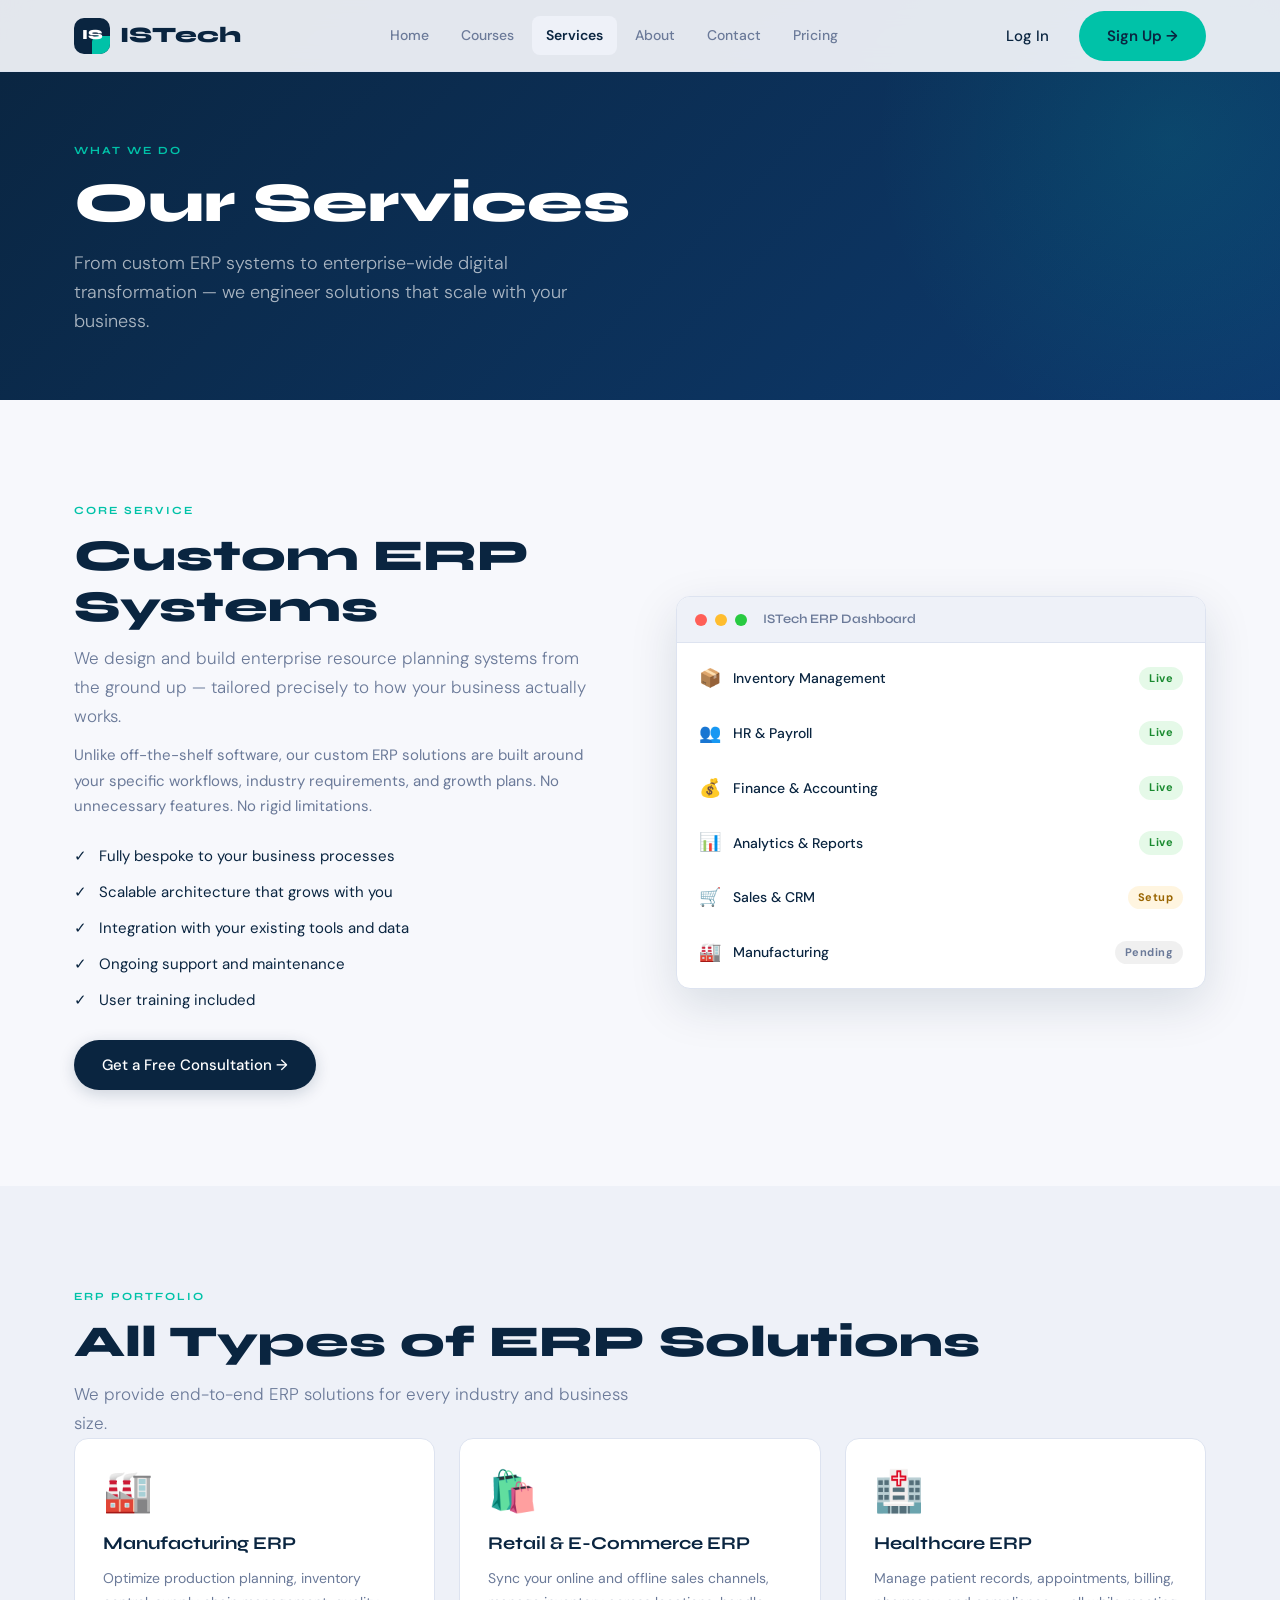
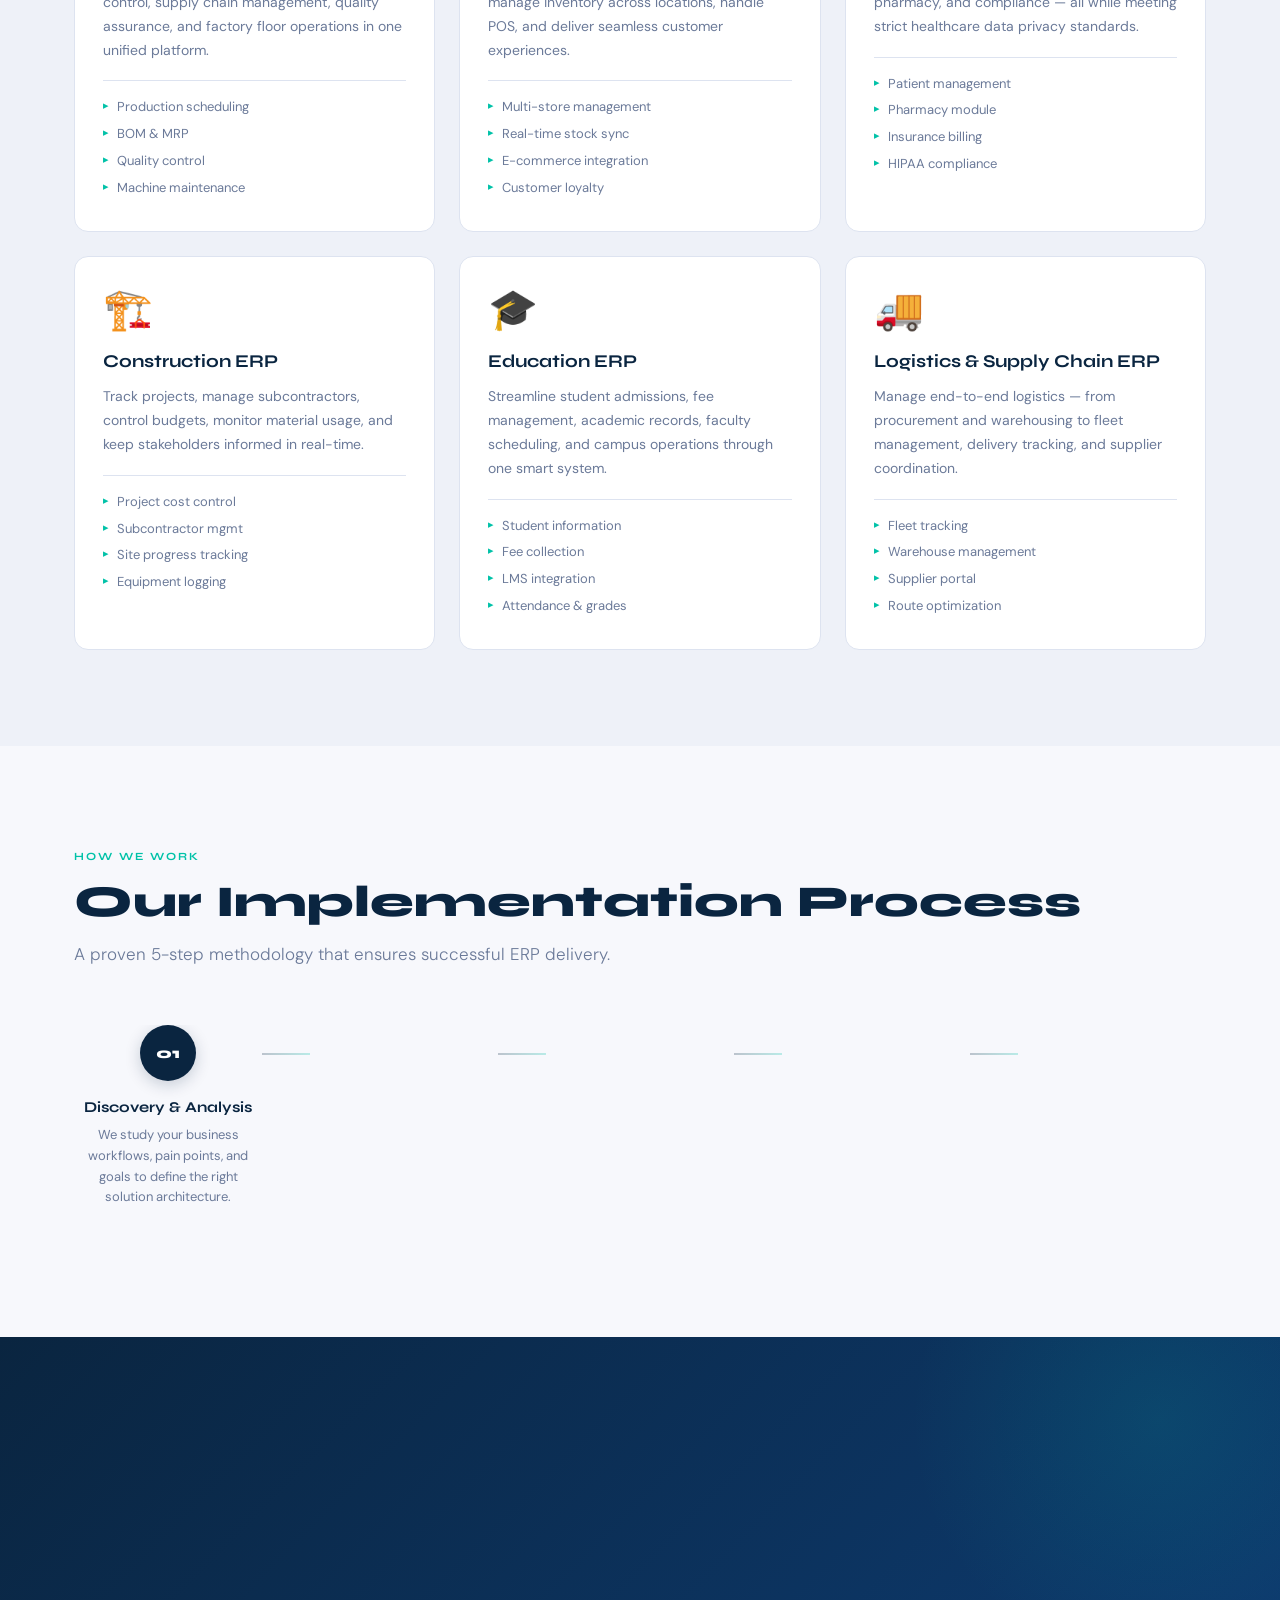
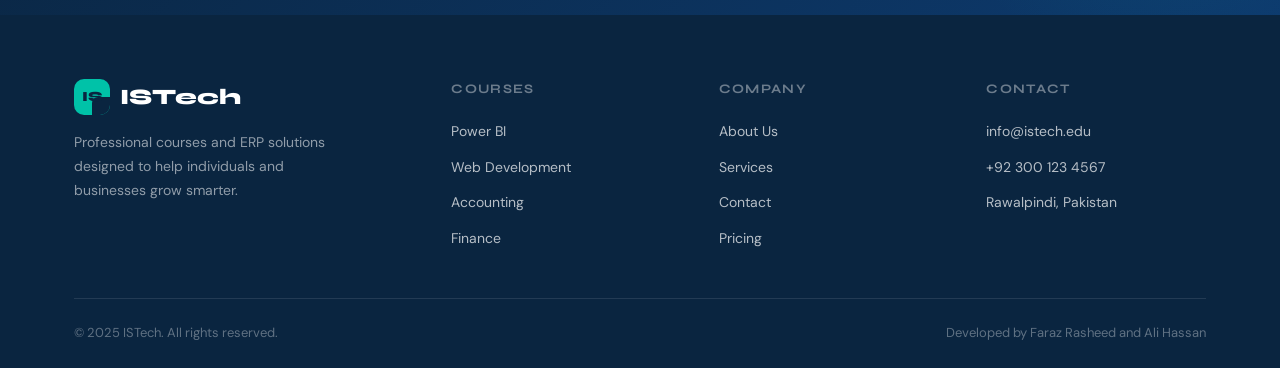
<file: services.html>
<!DOCTYPE html>
<html lang="en">
<head>
  <meta charset="UTF-8" />
  <meta name="viewport" content="width=device-width, initial-scale=1.0" />
  <title>Services — ISTech</title>
  <link rel="stylesheet" href="./styles/shared.css" />
  <link rel="stylesheet" href="./styles/services.css" />
</head>
<body>

  <!-- ===== NAVBAR ===== -->
  <nav class="navbar" id="navbar">
    <div class="container nav-inner">
      <a href="index.html" class="nav-logo">
        <div class="nav-logo-mark"><span>IS</span></div>
        ISTech
      </a>
      <div class="nav-links" id="navLinks">
        <a href="index.html">Home</a>
        <a href="courses.html">Courses</a>
        <a href="services.html" class="active">Services</a>
        <a href="about.html">About</a>
        <a href="contact.html">Contact</a>
        <a href="pricing.html">Pricing</a>
      </div>
      <div class="nav-cta">
        <a href="login.html" class="btn btn-ghost">Log In</a>
        <a href="signup.html" class="btn btn-accent">Sign Up →</a>
      </div>
      <button class="nav-toggle" id="navToggle" aria-label="Toggle menu">
        <span></span><span></span><span></span>
      </button>
    </div>
  </nav>

  <!-- ===== PAGE HEADER ===== -->
  <header class="page-header">
    <div class="container page-header-content">
      <span class="section-label">What We Do</span>
      <h1>Our Services</h1>
      <p>From custom ERP systems to enterprise-wide digital transformation — we engineer solutions that scale with your business.</p>
    </div>
  </header>

  <!-- ===== CORE ERP SERVICE ===== -->
  <section class="section">
    <div class="container">
      <div class="erp-hero-grid reveal">
        <div class="erp-hero-text">
          <span class="section-label">Core Service</span>
          <h2 class="section-title">Custom ERP Systems</h2>
          <p class="section-subtitle">We design and build enterprise resource planning systems from the ground up — tailored precisely to how your business actually works.</p>
          <p style="color:var(--text-muted);font-size:15px;margin-top:12px;line-height:1.7;">Unlike off-the-shelf software, our custom ERP solutions are built around your specific workflows, industry requirements, and growth plans. No unnecessary features. No rigid limitations.</p>
          <ul class="erp-check-list">
            <li><span class="check-icon">✓</span> Fully bespoke to your business processes</li>
            <li><span class="check-icon">✓</span> Scalable architecture that grows with you</li>
            <li><span class="check-icon">✓</span> Integration with your existing tools and data</li>
            <li><span class="check-icon">✓</span> Ongoing support and maintenance</li>
            <li><span class="check-icon">✓</span> User training included</li>
          </ul>
          <a href="contact.html" class="btn btn-primary" style="margin-top:28px;">Get a Free Consultation →</a>
        </div>
        <div class="erp-hero-visual">
          <div class="erp-visual-card">
            <div class="evc-header">
              <span class="evc-dot evc-dot-red"></span>
              <span class="evc-dot evc-dot-yellow"></span>
              <span class="evc-dot evc-dot-green"></span>
              <span class="evc-title">ISTech ERP Dashboard</span>
            </div>
            <div class="evc-body">
              <div class="evc-module">
                <span class="evc-m-icon">📦</span>
                <span>Inventory Management</span>
                <span class="evc-status active">Live</span>
              </div>
              <div class="evc-module">
                <span class="evc-m-icon">👥</span>
                <span>HR &amp; Payroll</span>
                <span class="evc-status active">Live</span>
              </div>
              <div class="evc-module">
                <span class="evc-m-icon">💰</span>
                <span>Finance &amp; Accounting</span>
                <span class="evc-status active">Live</span>
              </div>
              <div class="evc-module">
                <span class="evc-m-icon">📊</span>
                <span>Analytics &amp; Reports</span>
                <span class="evc-status active">Live</span>
              </div>
              <div class="evc-module">
                <span class="evc-m-icon">🛒</span>
                <span>Sales &amp; CRM</span>
                <span class="evc-status warning">Setup</span>
              </div>
              <div class="evc-module">
                <span class="evc-m-icon">🏭</span>
                <span>Manufacturing</span>
                <span class="evc-status inactive">Pending</span>
              </div>
            </div>
          </div>
        </div>
      </div>
    </div>
  </section>

  <!-- ===== ERP SOLUTIONS ===== -->
  <section class="section section-alt">
    <div class="container">
      <div class="section-head reveal">
        <span class="section-label">ERP Portfolio</span>
        <h2 class="section-title">All Types of ERP Solutions</h2>
        <p class="section-subtitle">We provide end-to-end ERP solutions for every industry and business size.</p>
      </div>
      <div class="erp-solutions-grid">

        <div class="erp-sol-card reveal">
          <div class="erp-sol-icon">🏭</div>
          <h3>Manufacturing ERP</h3>
          <p>Optimize production planning, inventory control, supply chain management, quality assurance, and factory floor operations in one unified platform.</p>
          <ul class="erp-sol-list">
            <li>Production scheduling</li>
            <li>BOM &amp; MRP</li>
            <li>Quality control</li>
            <li>Machine maintenance</li>
          </ul>
        </div>

        <div class="erp-sol-card reveal">
          <div class="erp-sol-icon">🛍️</div>
          <h3>Retail &amp; E-Commerce ERP</h3>
          <p>Sync your online and offline sales channels, manage inventory across locations, handle POS, and deliver seamless customer experiences.</p>
          <ul class="erp-sol-list">
            <li>Multi-store management</li>
            <li>Real-time stock sync</li>
            <li>E-commerce integration</li>
            <li>Customer loyalty</li>
          </ul>
        </div>

        <div class="erp-sol-card reveal">
          <div class="erp-sol-icon">🏥</div>
          <h3>Healthcare ERP</h3>
          <p>Manage patient records, appointments, billing, pharmacy, and compliance — all while meeting strict healthcare data privacy standards.</p>
          <ul class="erp-sol-list">
            <li>Patient management</li>
            <li>Pharmacy module</li>
            <li>Insurance billing</li>
            <li>HIPAA compliance</li>
          </ul>
        </div>

        <div class="erp-sol-card reveal">
          <div class="erp-sol-icon">🏗️</div>
          <h3>Construction ERP</h3>
          <p>Track projects, manage subcontractors, control budgets, monitor material usage, and keep stakeholders informed in real-time.</p>
          <ul class="erp-sol-list">
            <li>Project cost control</li>
            <li>Subcontractor mgmt</li>
            <li>Site progress tracking</li>
            <li>Equipment logging</li>
          </ul>
        </div>

        <div class="erp-sol-card reveal">
          <div class="erp-sol-icon">🎓</div>
          <h3>Education ERP</h3>
          <p>Streamline student admissions, fee management, academic records, faculty scheduling, and campus operations through one smart system.</p>
          <ul class="erp-sol-list">
            <li>Student information</li>
            <li>Fee collection</li>
            <li>LMS integration</li>
            <li>Attendance &amp; grades</li>
          </ul>
        </div>

        <div class="erp-sol-card reveal">
          <div class="erp-sol-icon">🚚</div>
          <h3>Logistics &amp; Supply Chain ERP</h3>
          <p>Manage end-to-end logistics — from procurement and warehousing to fleet management, delivery tracking, and supplier coordination.</p>
          <ul class="erp-sol-list">
            <li>Fleet tracking</li>
            <li>Warehouse management</li>
            <li>Supplier portal</li>
            <li>Route optimization</li>
          </ul>
        </div>

      </div>
    </div>
  </section>

  <!-- ===== PROCESS ===== -->
  <section class="section">
    <div class="container">
      <div class="section-head reveal">
        <span class="section-label">How We Work</span>
        <h2 class="section-title">Our Implementation Process</h2>
        <p class="section-subtitle">A proven 5-step methodology that ensures successful ERP delivery.</p>
      </div>
      <div class="process-steps">
        <div class="process-step reveal">
          <div class="ps-num">01</div>
          <div class="ps-content">
            <h4>Discovery &amp; Analysis</h4>
            <p>We study your business workflows, pain points, and goals to define the right solution architecture.</p>
          </div>
        </div>
        <div class="process-connector"></div>
        <div class="process-step reveal">
          <div class="ps-num">02</div>
          <div class="ps-content">
            <h4>Design &amp; Planning</h4>
            <p>System design, module planning, data model architecture, and detailed project roadmap creation.</p>
          </div>
        </div>
        <div class="process-connector"></div>
        <div class="process-step reveal">
          <div class="ps-num">03</div>
          <div class="ps-content">
            <h4>Development</h4>
            <p>Agile development cycles with regular demos, testing, and client feedback integration throughout.</p>
          </div>
        </div>
        <div class="process-connector"></div>
        <div class="process-step reveal">
          <div class="ps-num">04</div>
          <div class="ps-content">
            <h4>Training &amp; Rollout</h4>
            <p>Comprehensive staff training, data migration, parallel run testing, and phased go-live.</p>
          </div>
        </div>
        <div class="process-connector"></div>
        <div class="process-step reveal">
          <div class="ps-num">05</div>
          <div class="ps-content">
            <h4>Support &amp; Growth</h4>
            <p>Ongoing maintenance, updates, performance monitoring, and scaling as your business grows.</p>
          </div>
        </div>
      </div>
    </div>
  </section>

  <!-- ===== CTA ===== -->
  <section class="services-cta">
    <div class="container services-cta-inner reveal">
      <div>
        <h2>Ready to Transform Your Business?</h2>
        <p>Let's discuss how a custom ERP can solve your biggest operational challenges.</p>
      </div>
      <a href="contact.html" class="btn btn-accent">Start Your Project →</a>
    </div>
  </section>

  <!-- ===== FOOTER ===== -->
  <footer class="footer">
    <div class="container">
      <div class="footer-grid">
        <div class="footer-brand">
          <a href="index.html" class="nav-logo">
            <div class="nav-logo-mark"><span>IS</span></div>
            ISTech
          </a>
          <p class="footer-desc">Professional courses and ERP solutions designed to help individuals and businesses grow smarter.</p>
        </div>
        <div class="footer-col">
          <h4>Courses</h4>
          <ul>
            <li><a href="courses.html">Power BI</a></li>
            <li><a href="courses.html">Web Development</a></li>
            <li><a href="courses.html">Accounting</a></li>
            <li><a href="courses.html">Finance</a></li>
          </ul>
        </div>
        <div class="footer-col">
          <h4>Company</h4>
          <ul>
            <li><a href="about.html">About Us</a></li>
            <li><a href="services.html">Services</a></li>
            <li><a href="contact.html">Contact</a>
            <li><a href="pricing.html">Pricing</a></li>
          </ul>
        </div>
        <div class="footer-col">
          <h4>Contact</h4>
          <ul>
            <li><a href="mailto:info@istech.edu">info@istech.edu</a></li>
            <li><a href="tel:+923001234567">+92 300 123 4567</a></li>
            <li><a href="#">Rawalpindi, Pakistan</a></li>
          </ul>
        </div>
      </div>
      <div class="footer-bottom">
        <span>© 2025 ISTech. All rights reserved.</span>
        <span>Developed by Faraz Rasheed and Ali Hassan</span>
      </div>
    </div>
  </footer>

  <script src="./scripts/services.js"></script>
</body>
</html>
</file>
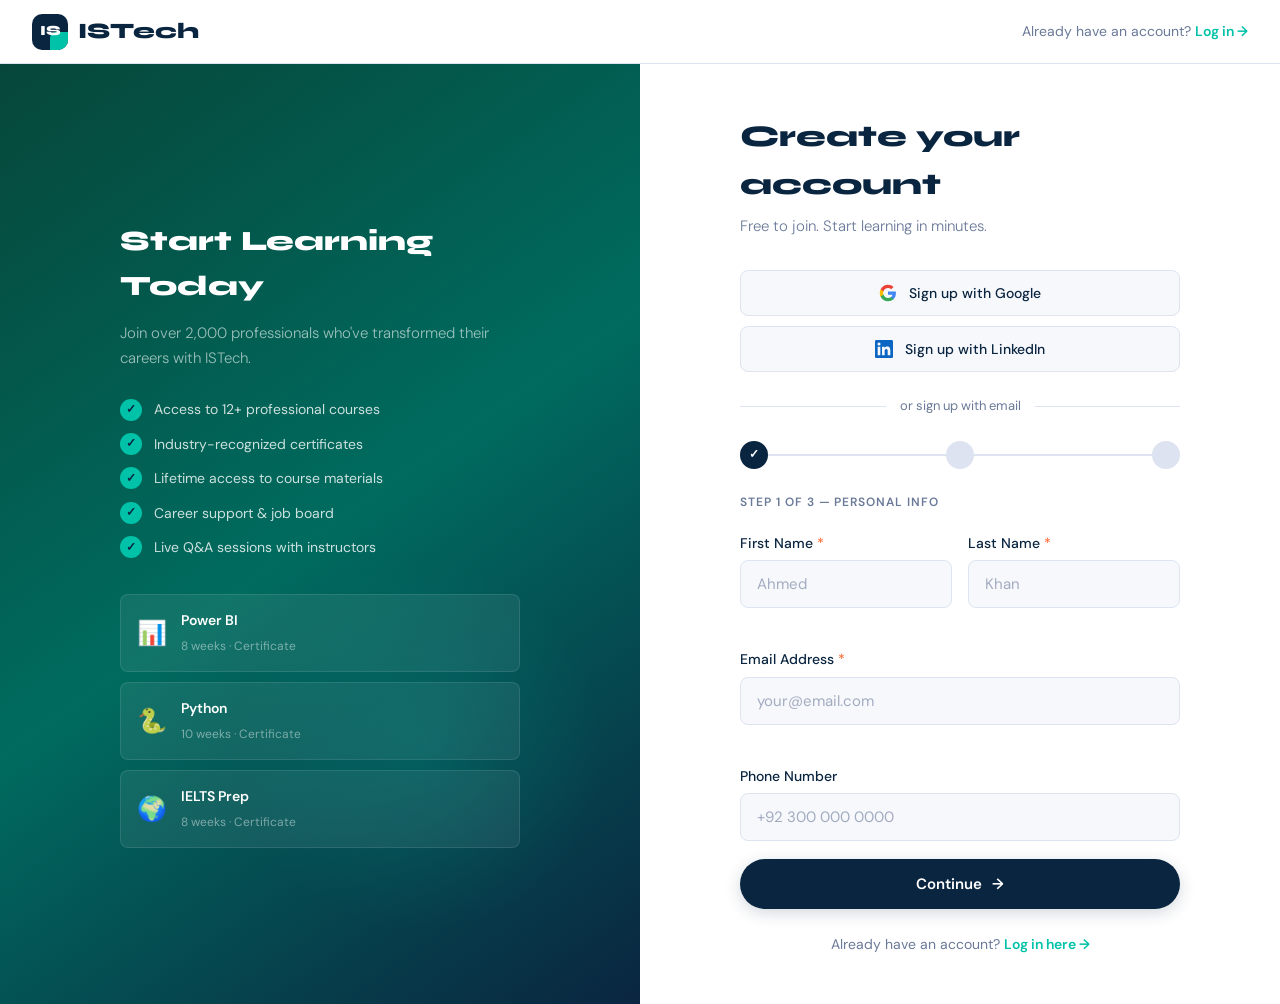
<file: signup.html>
<!DOCTYPE html>
<html lang="en">
<head>
  <meta charset="UTF-8" />
  <meta name="viewport" content="width=device-width, initial-scale=1.0" />
  <title>Sign Up — ISTech</title>
  <link rel="stylesheet" href="./styles/shared.css" />
  <link rel="stylesheet" href="./styles/auth.css" />
</head>
<body class="auth-body">

  <!-- Minimal nav -->
  <nav class="auth-nav">
    <a href="index.html" class="nav-logo">
      <div class="nav-logo-mark"><span>IS</span></div>
      ISTech
    </a>
    <span class="auth-nav-hint">Already have an account? <a href="login.html">Log in →</a></span>
  </nav>

  <main class="auth-main">

    <!-- Left Panel -->
    <aside class="auth-panel auth-panel-visual auth-panel-signup">
      <div class="apv-inner">
        <div class="apv-benefits">
          <h2>Start Learning Today</h2>
          <p>Join over 2,000 professionals who've transformed their careers with ISTech.</p>
          <ul class="apv-benefit-list">
            <li><span class="apv-check">✓</span> Access to 12+ professional courses</li>
            <li><span class="apv-check">✓</span> Industry-recognized certificates</li>
            <li><span class="apv-check">✓</span> Lifetime access to course materials</li>
            <li><span class="apv-check">✓</span> Career support &amp; job board</li>
            <li><span class="apv-check">✓</span> Live Q&amp;A sessions with instructors</li>
          </ul>
        </div>
        <div class="apv-course-preview">
          <div class="acp-card">
            <span>📊</span>
            <div><strong>Power BI</strong><small>8 weeks · Certificate</small></div>
          </div>
          <div class="acp-card">
            <span>🐍</span>
            <div><strong>Python</strong><small>10 weeks · Certificate</small></div>
          </div>
          <div class="acp-card">
            <span>🌍</span>
            <div><strong>IELTS Prep</strong><small>8 weeks · Certificate</small></div>
          </div>
        </div>
        <div class="apv-bg-shape"></div>
      </div>
    </aside>

    <!-- Right Panel — Form -->
    <section class="auth-panel auth-panel-form">
      <div class="auth-form-inner">

        <div class="auth-form-header">
          <h1>Create your account</h1>
          <p>Free to join. Start learning in minutes.</p>
        </div>

        <!-- Social Login -->
        <div class="social-auth">
          <button class="social-auth-btn" type="button">
            <svg width="18" height="18" viewBox="0 0 24 24"><path fill="#4285F4" d="M22.56 12.25c0-.78-.07-1.53-.2-2.25H12v4.26h5.92c-.26 1.37-1.04 2.53-2.21 3.31v2.77h3.57c2.08-1.92 3.28-4.74 3.28-8.09z"/><path fill="#34A853" d="M12 23c2.97 0 5.46-.98 7.28-2.66l-3.57-2.77c-.98.66-2.23 1.06-3.71 1.06-2.86 0-5.29-1.93-6.16-4.53H2.18v2.84C3.99 20.53 7.7 23 12 23z"/><path fill="#FBBC05" d="M5.84 14.09c-.22-.66-.35-1.36-.35-2.09s.13-1.43.35-2.09V7.07H2.18C1.43 8.55 1 10.22 1 12s.43 3.45 1.18 4.93l2.85-2.22.81-.62z"/><path fill="#EA4335" d="M12 5.38c1.62 0 3.06.56 4.21 1.64l3.15-3.15C17.45 2.09 14.97 1 12 1 7.7 1 3.99 3.47 2.18 7.07l3.66 2.84c.87-2.6 3.3-4.53 6.16-4.53z"/></svg>
            Sign up with Google
          </button>
          <button class="social-auth-btn" type="button">
            <svg width="18" height="18" viewBox="0 0 24 24" fill="#0A66C2"><path d="M20.447 20.452h-3.554v-5.569c0-1.328-.027-3.037-1.852-3.037-1.853 0-2.136 1.445-2.136 2.939v5.667H9.351V9h3.414v1.561h.046c.477-.9 1.637-1.85 3.37-1.85 3.601 0 4.267 2.37 4.267 5.455v6.286zM5.337 7.433a2.062 2.062 0 01-2.063-2.065 2.064 2.064 0 112.063 2.065zm1.782 13.019H3.555V9h3.564v11.452zM22.225 0H1.771C.792 0 0 .774 0 1.729v20.542C0 23.227.792 24 1.771 24h20.451C23.2 24 24 23.227 24 22.271V1.729C24 .774 23.2 0 22.222 0h.003z"/></svg>
            Sign up with LinkedIn
          </button>
        </div>

        <div class="auth-divider"><span>or sign up with email</span></div>

        <!-- Multi-step form -->
        <div class="step-indicator">
          <div class="step-dot active" id="step1dot"></div>
          <div class="step-line"></div>
          <div class="step-dot" id="step2dot"></div>
          <div class="step-line"></div>
          <div class="step-dot" id="step3dot"></div>
        </div>

        <form class="auth-form" id="signupForm" novalidate>

          <!-- Step 1: Personal Info -->
          <div class="form-step" id="step1">
            <div class="step-title">Step 1 of 3 — Personal Info</div>
            <div class="form-row-2">
              <div class="form-group">
                <label for="firstName">First Name <span class="req">*</span></label>
                <input type="text" id="firstName" name="firstName" placeholder="Ahmed" required />
                <span class="field-error" id="firstNameError"></span>
              </div>
              <div class="form-group">
                <label for="lastName">Last Name <span class="req">*</span></label>
                <input type="text" id="lastName" name="lastName" placeholder="Khan" required />
                <span class="field-error" id="lastNameError"></span>
              </div>
            </div>
            <div class="form-group">
              <label for="signupEmail">Email Address <span class="req">*</span></label>
              <input type="email" id="signupEmail" name="email" placeholder="your@email.com" required />
              <span class="field-error" id="signupEmailError"></span>
            </div>
            <div class="form-group">
              <label for="phone">Phone Number</label>
              <input type="tel" id="phone" name="phone" placeholder="+92 300 000 0000" />
            </div>
            <button type="button" class="btn btn-primary auth-submit" id="step1Next">
              Continue <span class="btn-arrow">→</span>
            </button>
          </div>

          <!-- Step 2: Account Setup -->
          <div class="form-step hidden" id="step2">
            <div class="step-title">Step 2 of 3 — Create Password</div>
            <div class="form-group">
              <label for="signupPassword">Password <span class="req">*</span></label>
              <div class="password-field">
                <input type="password" id="signupPassword" name="password" placeholder="Min. 8 characters" required />
                <button type="button" class="pw-toggle" id="pwToggle1" aria-label="Toggle">👁</button>
              </div>
              <span class="field-error" id="signupPasswordError"></span>
              <div class="pw-strength" id="pwStrength">
                <div class="pw-bar"><div class="pw-bar-fill" id="pwBar"></div></div>
                <span id="pwStrengthLabel">Enter a password</span>
              </div>
            </div>
            <div class="form-group">
              <label for="confirmPassword">Confirm Password <span class="req">*</span></label>
              <div class="password-field">
                <input type="password" id="confirmPassword" name="confirmPassword" placeholder="Repeat password" required />
                <button type="button" class="pw-toggle" id="pwToggle2" aria-label="Toggle">👁</button>
              </div>
              <span class="field-error" id="confirmPasswordError"></span>
            </div>
            <div class="step-actions">
              <button type="button" class="btn btn-outline" id="step2Back">← Back</button>
              <button type="button" class="btn btn-primary" id="step2Next">Continue →</button>
            </div>
          </div>

          <!-- Step 3: Course Interest -->
          <div class="form-step hidden" id="step3">
            <div class="step-title">Step 3 of 3 — Your Interests</div>
            <div class="form-group">
              <label for="courseInterest">Interested Course</label>
              <select id="courseInterest" name="courseInterest">
                <option value="" disabled selected>Select a course…</option>
                <option>Power BI</option>
                <option>Web Development</option>
                <option>Python Programming</option>
                <option>Accounting</option>
                <option>Corporate Finance</option>
                <option>QuickBooks</option>
                <option>IELTS Preparation</option>
                <option>English Speaking</option>
                <option>Advanced MS Excel</option>
                <option>Digital Marketing</option>
                <option>ERP Fundamentals</option>
                <option>Project Management</option>
              </select>
            </div>
            <div class="form-group">
              <label for="learningMode">Preferred Learning Mode</label>
              <select id="learningMode" name="learningMode">
                <option value="" disabled selected>Select mode…</option>
                <option>Online (Live)</option>
                <option>Online (Self-paced)</option>
                <option>In-person (Rawalpindi)</option>
                <option>Hybrid</option>
              </select>
            </div>
            <div class="form-group form-checkbox">
              <label class="checkbox-label">
                <input type="checkbox" id="terms" name="terms" required />
                <span class="checkbox-custom"></span>
                I agree to the <a href="#" style="color:var(--accent)">Terms of Service</a> and <a href="#" style="color:var(--accent)">Privacy Policy</a>
              </label>
              <span class="field-error" id="termsError"></span>
            </div>
            <div class="step-actions">
              <button type="button" class="btn btn-outline" id="step3Back">← Back</button>
              <button type="submit" class="btn btn-primary" id="signupBtn">
                <span id="signupBtnText">Create Account</span> <span class="btn-arrow">→</span>
              </button>
            </div>
          </div>

        </form>

        <!-- Success -->
        <div class="auth-success hidden" id="signupSuccess">
          <div class="success-icon">🎉</div>
          <h3>Account Created!</h3>
          <p>Welcome to ISTech! Your account has been created successfully. You can now log in and start learning.</p>
          <a href="login.html" class="btn btn-primary" style="margin-top:8px;">Go to Log In →</a>
        </div>

        <p class="auth-switch">
          Already have an account? <a href="login.html">Log in here →</a>
        </p>

      </div>
    </section>

  </main>

  <script src="./scripts/signup.js"></script>
</body>
</html>
</file>
<file: styles/shared.css>
/* ============================================
   ISTech - Shared Styles (shared.css)
   ============================================ */

@import url('https://fonts.googleapis.com/css2?family=Syne:wght@400;600;700;800&family=DM+Sans:ital,wght@0,300;0,400;0,500;1,300&display=swap');

/* ---------- CSS Variables ---------- */
:root {
  --primary: #0A2540;
  --accent: #00C2A8;
  --accent-warm: #FF6B35;
  --bg: #F7F8FC;
  --surface: #FFFFFF;
  --surface-alt: #EEF1F8;
  --text: #0A2540;
  --text-muted: #6B7A99;
  --border: #DDE3F0;
  --shadow-sm: 0 2px 8px rgba(10,37,64,0.07);
  --shadow-md: 0 6px 24px rgba(10,37,64,0.10);
  --shadow-lg: 0 16px 48px rgba(10,37,64,0.13);
  --radius: 14px;
  --radius-sm: 8px;
  --font-display: 'Syne', sans-serif;
  --font-body: 'DM Sans', sans-serif;
  --nav-h: 72px;
  --transition: 0.25s cubic-bezier(0.4, 0, 0.2, 1);
}

/* ---------- Reset ---------- */
*, *::before, *::after { box-sizing: border-box; margin: 0; padding: 0; }

html { scroll-behavior: smooth; }

body {
  font-family: var(--font-body);
  background: var(--bg);
  color: var(--text);
  line-height: 1.6;
  font-size: 16px;
  -webkit-font-smoothing: antialiased;
}

img { max-width: 100%; display: block; }
a { text-decoration: none; color: inherit; }
ul { list-style: none; }
button { cursor: pointer; border: none; background: none; font-family: inherit; }

/* ---------- Utility ---------- */
.container {
  max-width: 1180px;
  margin: 0 auto;
  padding: 0 24px;
}

.section-label {
  display: inline-block;
  font-family: var(--font-display);
  font-size: 11px;
  font-weight: 700;
  letter-spacing: 0.18em;
  text-transform: uppercase;
  color: var(--accent);
  margin-bottom: 12px;
}

.section-title {
  font-family: var(--font-display);
  font-size: clamp(28px, 4vw, 44px);
  font-weight: 800;
  color: var(--primary);
  line-height: 1.15;
}

.section-subtitle {
  font-size: 17px;
  color: var(--text-muted);
  max-width: 560px;
  margin-top: 12px;
  font-weight: 300;
  line-height: 1.7;
}

/* ---------- Buttons ---------- */
.btn {
  display: inline-flex;
  align-items: center;
  gap: 8px;
  padding: 13px 28px;
  border-radius: 50px;
  font-family: var(--font-body);
  font-size: 15px;
  font-weight: 500;
  transition: all var(--transition);
  white-space: nowrap;
}

.btn-primary {
  background: var(--primary);
  color: #fff;
  box-shadow: 0 4px 16px rgba(10,37,64,0.18);
}
.btn-primary:hover {
  background: #0d3060;
  transform: translateY(-2px);
  box-shadow: 0 8px 24px rgba(10,37,64,0.22);
}

.btn-accent {
  background: var(--accent);
  color: var(--primary);
  font-weight: 600;
}
.btn-accent:hover {
  background: #00dfc0;
  transform: translateY(-2px);
  box-shadow: 0 8px 24px rgba(0,194,168,0.25);
}

.btn-outline {
  border: 2px solid var(--primary);
  color: var(--primary);
  background: transparent;
}
.btn-outline:hover {
  background: var(--primary);
  color: #fff;
  transform: translateY(-2px);
}

.btn-ghost {
  color: var(--primary);
  padding: 13px 20px;
}
.btn-ghost:hover { color: var(--accent); }

/* ---------- Navigation ---------- */
.navbar {
  position: fixed;
  top: 0; left: 0; right: 0;
  height: var(--nav-h);
  background: rgba(247, 248, 252, 0.92);
  backdrop-filter: blur(12px);
  -webkit-backdrop-filter: blur(12px);
  border-bottom: 1px solid var(--border);
  z-index: 1000;
  transition: box-shadow var(--transition);
}

.navbar.scrolled {
  box-shadow: var(--shadow-md);
}

.nav-inner {
  display: flex;
  align-items: center;
  justify-content: space-between;
  height: 100%;
}

.nav-logo {
  display: flex;
  align-items: center;
  gap: 10px;
  font-family: var(--font-display);
  font-weight: 800;
  font-size: 22px;
  color: var(--primary);
}

.nav-logo-mark {
  width: 36px; height: 36px;
  background: var(--primary);
  border-radius: 10px;
  display: grid;
  place-items: center;
  position: relative;
  overflow: hidden;
}

.nav-logo-mark::before {
  content: '';
  position: absolute;
  bottom: 0; right: 0;
  width: 18px; height: 18px;
  background: var(--accent);
  border-radius: 6px 0 0 0;
}

.nav-logo-mark span {
  position: relative;
  color: #fff;
  font-size: 14px;
  font-weight: 800;
  z-index: 1;
}

.nav-links {
  display: flex;
  align-items: center;
  gap: 4px;
}

.nav-links a {
  font-size: 14px;
  font-weight: 500;
  color: var(--text-muted);
  padding: 8px 14px;
  border-radius: 8px;
  transition: all var(--transition);
  position: relative;
}

.nav-links a:hover, .nav-links a.active {
  color: var(--primary);
  background: var(--surface-alt);
}

.nav-links a.active {
  font-weight: 600;
}

.nav-cta {
  display: flex;
  align-items: center;
  gap: 10px;
}

/* Hamburger */
.nav-toggle {
  display: none;
  flex-direction: column;
  gap: 5px;
  padding: 8px;
  cursor: pointer;
}
.nav-toggle span {
  display: block;
  width: 24px; height: 2px;
  background: var(--primary);
  border-radius: 2px;
  transition: all var(--transition);
}

/* ---------- Footer ---------- */
.footer {
  background: var(--primary);
  color: rgba(255,255,255,0.85);
  padding: 64px 0 0;
}

.footer-grid {
  display: grid;
  grid-template-columns: 1.5fr 1fr 1fr 1fr;
  gap: 48px;
  padding-bottom: 48px;
  border-bottom: 1px solid rgba(255,255,255,0.1);
}

.footer-brand .nav-logo { color: #fff; margin-bottom: 16px; }
.footer-brand .nav-logo-mark { background: var(--accent); }
.footer-brand .nav-logo-mark::before { background: var(--primary); }
.footer-brand .nav-logo-mark span { color: var(--primary); }

.footer-desc {
  font-size: 14px;
  line-height: 1.7;
  color: rgba(255,255,255,0.55);
  max-width: 260px;
}

.footer-col h4 {
  font-family: var(--font-display);
  font-size: 13px;
  font-weight: 700;
  letter-spacing: 0.1em;
  text-transform: uppercase;
  color: rgba(255,255,255,0.4);
  margin-bottom: 18px;
}

.footer-col ul { display: flex; flex-direction: column; gap: 10px; }

.footer-col ul a {
  font-size: 14px;
  color: rgba(255,255,255,0.7);
  transition: color var(--transition);
}
.footer-col ul a:hover { color: var(--accent); }

.footer-bottom {
  display: flex;
  justify-content: space-between;
  align-items: center;
  padding: 24px 0;
  font-size: 13px;
  color: rgba(255,255,255,0.35);
}

.footer-bottom a { color: var(--accent); }

/* ---------- Page Header (inner pages) ---------- */
.page-header {
  padding: calc(var(--nav-h) + 64px) 0 64px;
  background: linear-gradient(135deg, var(--primary) 0%, #0d3a6e 100%);
  position: relative;
  overflow: hidden;
}

.page-header::before {
  content: '';
  position: absolute;
  top: -40%; right: -15%;
  width: 600px; height: 600px;
  border-radius: 50%;
  background: radial-gradient(circle, rgba(0,194,168,0.12) 0%, transparent 70%);
  pointer-events: none;
}

.page-header-content { position: relative; z-index: 1; }

.page-header .section-label { color: var(--accent); }
.page-header h1 {
  font-family: var(--font-display);
  font-size: clamp(32px, 5vw, 56px);
  font-weight: 800;
  color: #fff;
  line-height: 1.1;
  margin-bottom: 16px;
}
.page-header p {
  font-size: 18px;
  color: rgba(255,255,255,0.65);
  max-width: 540px;
  font-weight: 300;
}

/* ---------- Section spacing ---------- */
.section { padding: 96px 0; }
.section-alt { background: var(--surface-alt); }
.section-dark { background: var(--primary); color: #fff; }

/* ---------- Card ---------- */
.card {
  background: var(--surface);
  border-radius: var(--radius);
  border: 1px solid var(--border);
  overflow: hidden;
  transition: all var(--transition);
}
.card:hover {
  transform: translateY(-4px);
  box-shadow: var(--shadow-lg);
  border-color: transparent;
}

/* ---------- Badge ---------- */
.badge {
  display: inline-block;
  padding: 4px 12px;
  border-radius: 50px;
  font-size: 12px;
  font-weight: 600;
  background: rgba(0,194,168,0.1);
  color: var(--accent);
  letter-spacing: 0.02em;
}

/* ---------- Scroll animation ---------- */
.reveal {
  opacity: 0;
  transform: translateY(24px);
  transition: opacity 0.6s ease, transform 0.6s ease;
}
.reveal.visible {
  opacity: 1;
  transform: none;
}

/* ---------- Responsive Nav ---------- */
@media (max-width: 860px) {
  .nav-toggle { display: flex; }
  .nav-cta .btn:not(.btn-accent) { display: none; }

  .nav-links {
    position: fixed;
    top: var(--nav-h);
    left: 0; right: 0;
    background: var(--surface);
    border-bottom: 1px solid var(--border);
    flex-direction: column;
    padding: 20px 24px;
    gap: 4px;
    transform: translateY(-110%);
    opacity: 0;
    transition: all var(--transition);
    box-shadow: var(--shadow-md);
  }
  .nav-links.open {
    transform: translateY(0);
    opacity: 1;
  }
  .nav-links a { width: 100%; padding: 12px 16px; border-radius: var(--radius-sm); }
  .nav-cta { display: none; }
}

@media (max-width: 768px) {
  .footer-grid { grid-template-columns: 1fr 1fr; }
  .footer-bottom { flex-direction: column; gap: 8px; text-align: center; }
}
@media (max-width: 480px) {
  .footer-grid { grid-template-columns: 1fr; }
}
</file>
<file: styles/index.css>
/* ============================================
   ISTech - Home Page (index.css)
   ============================================ */

/* ---------- Hero ---------- */
.hero {
  min-height: 100vh;
  padding: calc(var(--nav-h) + 60px) 0 80px;
  position: relative;
  overflow: hidden;
  display: flex;
  align-items: center;
}

.hero-bg-shape {
  position: absolute;
  top: -200px; right: -200px;
  width: 700px; height: 700px;
  border-radius: 50%;
  background: radial-gradient(circle at center, rgba(0,194,168,0.09) 0%, transparent 65%);
  pointer-events: none;
  animation: floatShape 8s ease-in-out infinite;
}

.hero-bg-shape2 {
  position: absolute;
  bottom: -150px; left: -100px;
  width: 500px; height: 500px;
  border-radius: 50%;
  background: radial-gradient(circle at center, rgba(10,37,64,0.06) 0%, transparent 65%);
  pointer-events: none;
  animation: floatShape 10s ease-in-out infinite reverse;
}

@keyframes floatShape {
  0%, 100% { transform: translateY(0) scale(1); }
  50% { transform: translateY(-30px) scale(1.04); }
}

.hero-inner {
  display: grid;
  grid-template-columns: 1fr 1fr;
  gap: 64px;
  align-items: center;
  position: relative;
  z-index: 1;
}

.hero-content {
  animation: heroIn 0.8s ease both;
}

@keyframes heroIn {
  from { opacity: 0; transform: translateY(32px); }
  to { opacity: 1; transform: none; }
}

/* Toggle Buttons */
.hero-toggle-buttons {
  display: flex;
  gap: 12px;
  margin-bottom: 24px;
}

.toggle-btn {
  display: inline-flex;
  align-items: center;
  gap: 6px;
  padding: 10px 18px;
  border: 2px solid var(--border);
  border-radius: 50px;
  background: var(--surface);
  color: var(--text-muted);
  font-size: 14px;
  font-weight: 600;
  cursor: pointer;
  transition: all var(--transition);
  font-family: var(--font-display);
}

.toggle-btn:hover {
  border-color: var(--accent);
  color: var(--accent);
}

.toggle-btn.active {
  background: var(--primary);
  color: #fff;
  border-color: var(--primary);
  box-shadow: 0 4px 12px rgba(10,37,64,0.2);
}

.toggle-icon {
  font-size: 16px;
}

/* Category Content Animation */
.hero-category-content {
  display: none;
  opacity: 0;
  animation: fadeInContent 0.6s ease forwards;
}

.hero-category-content.active {
  display: block;
  opacity: 1;
}

@keyframes fadeInContent {
  from {
    opacity: 0;
    transform: translateY(10px);
  }
  to {
    opacity: 1;
    transform: translateY(0);
  }
}

.hero-pill {
  display: inline-flex;
  align-items: center;
  gap: 8px;
  padding: 8px 16px;
  background: rgba(0,194,168,0.08);
  border: 1px solid rgba(0,194,168,0.2);
  border-radius: 50px;
  font-size: 13px;
  color: var(--accent);
  font-weight: 500;
  margin-bottom: 24px;
}

.hero-pill-dot {
  width: 8px; height: 8px;
  background: var(--accent);
  border-radius: 50%;
  animation: pulse 2s ease infinite;
}

@keyframes pulse {
  0%, 100% { opacity: 1; transform: scale(1); }
  50% { opacity: 0.6; transform: scale(0.85); }
}

.hero-title {
  font-family: var(--font-display);
  font-size: clamp(38px, 5.5vw, 64px);
  font-weight: 800;
  line-height: 1.08;
  color: var(--primary);
  margin-bottom: 20px;
}

.hero-title-accent {
  color: var(--accent);
  position: relative;
}

.hero-title-accent::after {
  content: '';
  position: absolute;
  bottom: 2px; left: 0; right: 0;
  height: 4px;
  background: linear-gradient(90deg, var(--accent), transparent);
  border-radius: 2px;
  opacity: 0.4;
}

.hero-desc {
  font-size: 17px;
  color: var(--text-muted);
  max-width: 480px;
  line-height: 1.75;
  margin-bottom: 36px;
  font-weight: 300;
}

.hero-actions {
  display: flex;
  gap: 14px;
  flex-wrap: wrap;
  margin-bottom: 48px;
}

.hero-stats {
  display: flex;
  align-items: center;
  gap: 24px;
}

.hero-stat {
  display: flex;
  flex-direction: column;
  gap: 2px;
}

.hero-stat-num {
  font-family: var(--font-display);
  font-size: 26px;
  font-weight: 800;
  color: var(--primary);
}

.hero-stat-label {
  font-size: 12px;
  color: var(--text-muted);
  text-transform: uppercase;
  letter-spacing: 0.08em;
}

.hero-stat-divider {
  width: 1px;
  height: 36px;
  background: var(--border);
}

/* Hero Visual */
.hero-visual {
  display: none;
  justify-content: center;
  align-items: center;
  animation: heroIn 0.8s 0.2s ease both;
}

.hero-visual.active {
  display: flex;
}

.hero-card-stack {
  position: relative;
  width: 360px;
  height: 380px;
}

.hcard {
  position: absolute;
  background: var(--surface);
  border: 1px solid var(--border);
  border-radius: var(--radius);
  padding: 20px;
  display: flex;
  align-items: center;
  gap: 14px;
  box-shadow: var(--shadow-md);
  transition: transform 0.4s ease;
}

.hcard:hover { transform: scale(1.03) !important; }

.hcard-1 {
  top: 0; left: 0;
  width: 280px;
  transform: rotate(-3deg);
  animation: cardFloat1 6s ease-in-out infinite;
}

.hcard-2 {
  top: 90px; right: 0;
  width: 290px;
  transform: rotate(2deg);
  animation: cardFloat2 7s ease-in-out infinite;
}

.hcard-3 {
  bottom: 20px; left: 20px;
  width: 260px;
  transform: rotate(-1deg);
  animation: cardFloat3 8s ease-in-out infinite;
}

.hcard-4 {
  bottom: 40px; right: 40px;
  width: 270px;
  transform: rotate(1.5deg);
  animation: cardFloat4 6.5s ease-in-out infinite;
}

@keyframes cardFloat1 {
  0%, 100% { transform: rotate(-3deg) translateY(0); }
  50% { transform: rotate(-3deg) translateY(-10px); }
}
@keyframes cardFloat2 {
  0%, 100% { transform: rotate(2deg) translateY(0); }
  50% { transform: rotate(2deg) translateY(-14px); }
}
@keyframes cardFloat3 {
  0%, 100% { transform: rotate(-1deg) translateY(0); }
  50% { transform: rotate(-1deg) translateY(-8px); }
}
@keyframes cardFloat4 {
  0%, 100% { transform: rotate(1.5deg) translateY(0); }
  50% { transform: rotate(1.5deg) translateY(-12px); }
}

.hcard-icon {
  width: 44px; height: 44px;
  background: var(--surface-alt);
  border-radius: 12px;
  display: grid;
  place-items: center;
  font-size: 22px;
  flex-shrink: 0;
}

.hcard-info strong {
  display: block;
  font-size: 15px;
  font-weight: 600;
  color: var(--primary);
  font-family: var(--font-display);
}

.hcard-info span {
  font-size: 12px;
  color: var(--text-muted);
}

.hcard-badge {
  margin-left: auto;
  background: rgba(0,194,168,0.1);
  color: var(--accent);
  font-size: 11px;
  font-weight: 700;
  padding: 4px 10px;
  border-radius: 50px;
  white-space: nowrap;
}

.hcard-glow {
  position: absolute;
  top: 50%; left: 50%;
  transform: translate(-50%, -50%);
  width: 240px; height: 240px;
  border-radius: 50%;
  background: radial-gradient(circle, rgba(0,194,168,0.15) 0%, transparent 70%);
  pointer-events: none;
}

/* Scroll hint */
.hero-scroll-hint {
  position: absolute;
  bottom: 32px;
  left: 50%;
  transform: translateX(-50%);
  display: flex;
  flex-direction: column;
  align-items: center;
  gap: 8px;
  color: var(--text-muted);
  font-size: 11px;
  letter-spacing: 0.1em;
  text-transform: uppercase;
  animation: fadeIn 1s 1s both;
}

@keyframes fadeIn { from { opacity: 0; } to { opacity: 1; } }

.scroll-arrow {
  width: 18px; height: 18px;
  border-right: 2px solid var(--text-muted);
  border-bottom: 2px solid var(--text-muted);
  transform: rotate(45deg);
  animation: scrollBounce 1.5s ease-in-out infinite;
}

@keyframes scrollBounce {
  0%, 100% { transform: rotate(45deg) translateY(0); }
  50% { transform: rotate(45deg) translateY(5px); }
}

/* ---------- Trust Bar ---------- */
.trust-bar {
  padding: 28px 0;
  border-top: 1px solid var(--border);
  border-bottom: 1px solid var(--border);
  background: var(--surface);
}

.trust-bar .container {
  display: flex;
  align-items: center;
  gap: 32px;
  flex-wrap: wrap;
}

.trust-label {
  font-size: 12px;
  color: var(--text-muted);
  text-transform: uppercase;
  letter-spacing: 0.1em;
  white-space: nowrap;
  font-weight: 500;
}

.trust-logos {
  display: flex;
  gap: 32px;
  flex-wrap: wrap;
}

.trust-logos span {
  font-size: 13px;
  font-weight: 600;
  color: var(--text-muted);
  opacity: 0.6;
  transition: opacity var(--transition);
  letter-spacing: 0.03em;
  text-transform: uppercase;
}

.trust-logos span:hover { opacity: 1; }

/* ---------- Intro Section ---------- */
.intro-grid {
  display: grid;
  grid-template-columns: 1fr 1fr;
  gap: 80px;
  align-items: center;
}

.intro-list {
  margin-top: 24px;
  display: flex;
  flex-direction: column;
  gap: 12px;
}

.intro-list li {
  display: flex;
  align-items: flex-start;
  gap: 12px;
  font-size: 15px;
  color: var(--text);
}

.check-icon {
  width: 22px; height: 22px;
  background: var(--accent);
  color: #fff;
  border-radius: 50%;
  display: grid;
  place-items: center;
  font-size: 12px;
  font-weight: 700;
  flex-shrink: 0;
  margin-top: 1px;
}

.intro-visual-inner {
  display: grid;
  grid-template-columns: 1fr 1fr;
  gap: 16px;
}

.iv-block {
  background: var(--surface);
  border: 1px solid var(--border);
  border-radius: var(--radius);
  padding: 24px 20px;
  display: flex;
  flex-direction: column;
  gap: 12px;
  transition: all var(--transition);
}
.iv-block:hover {
  transform: translateY(-4px);
  box-shadow: var(--shadow-md);
  border-color: var(--accent);
}

.iv-block-1, .iv-block-4 { background: var(--primary); border-color: var(--primary); }
.iv-block-1 strong, .iv-block-4 strong { color: #fff; }
.iv-block-1 p, .iv-block-4 p { color: rgba(255,255,255,0.6); }

.iv-icon {
  font-size: 28px;
  line-height: 1;
}

.iv-block strong {
  display: block;
  font-family: var(--font-display);
  font-size: 15px;
  font-weight: 700;
  color: var(--primary);
  margin-bottom: 4px;
}

.iv-block p {
  font-size: 13px;
  color: var(--text-muted);
  margin: 0;
}

/* ---------- Courses Grid ---------- */
.section-head {
  text-align: center;
  margin-bottom: 56px;
}
.section-head .section-subtitle { margin: 12px auto 0; }

.courses-grid {
  display: grid;
  grid-template-columns: repeat(4, 1fr);
  gap: 24px;
}

.course-card {
  background: var(--surface);
  border: 1px solid var(--border);
  border-radius: var(--radius);
  overflow: hidden;
  transition: all var(--transition);
}
.course-card:hover {
  transform: translateY(-6px);
  box-shadow: var(--shadow-lg);
  border-color: transparent;
}

.cc-top {
  height: 110px;
  display: flex;
  align-items: center;
  justify-content: center;
  position: relative;
}
.cc-top-blue { background: linear-gradient(135deg, #0a2540 0%, #1a4a8a 100%); }
.cc-top-teal { background: linear-gradient(135deg, #006b5f 0%, #00c2a8 100%); }
.cc-top-orange { background: linear-gradient(135deg, #c44a00 0%, #ff6b35 100%); }
.cc-top-purple { background: linear-gradient(135deg, #4a0080 0%, #9b59b6 100%); }

.cc-icon {
  font-size: 42px;
  filter: drop-shadow(0 4px 12px rgba(0,0,0,0.2));
}

.cc-body {
  padding: 24px;
  display: flex;
  flex-direction: column;
  gap: 10px;
}

.cc-body h3 {
  font-family: var(--font-display);
  font-size: 18px;
  font-weight: 700;
  color: var(--primary);
}

.cc-body p {
  font-size: 14px;
  color: var(--text-muted);
  line-height: 1.6;
  flex: 1;
}

.cc-btn {
  margin-top: 8px;
  width: 100%;
  justify-content: center;
  padding: 12px;
  font-size: 14px;
}

.courses-cta {
  text-align: center;
  margin-top: 48px;
}

/* ---------- CTA Banner ---------- */
.cta-banner {
  background: linear-gradient(135deg, var(--primary) 0%, #0d3a6e 50%, #0a2540 100%);
  padding: 80px 0;
  position: relative;
  overflow: hidden;
}

.cta-banner::before {
  content: '';
  position: absolute;
  top: -50%; right: -10%;
  width: 500px; height: 500px;
  border-radius: 50%;
  background: radial-gradient(circle, rgba(0,194,168,0.15) 0%, transparent 65%);
  pointer-events: none;
}

.cta-inner {
  display: flex;
  justify-content: space-between;
  align-items: center;
  gap: 40px;
  position: relative;
  z-index: 1;
}

.cta-text h2 {
  font-family: var(--font-display);
  font-size: clamp(24px, 3.5vw, 36px);
  font-weight: 800;
  color: #fff;
  margin-bottom: 8px;
}

.cta-text p {
  font-size: 16px;
  color: rgba(255,255,255,0.6);
  font-weight: 300;
}

.cta-actions {
  display: flex;
  gap: 14px;
  flex-shrink: 0;
}

/* ---------- Responsive ---------- */
@media (max-width: 1100px) {
  .courses-grid { grid-template-columns: repeat(2, 1fr); }
}

@media (max-width: 900px) {
  .hero-inner { grid-template-columns: 1fr; gap: 48px; }
  .hero-visual { display: none !important; }
  .intro-grid { grid-template-columns: 1fr; }
  .cta-inner { flex-direction: column; text-align: center; }
  .hero-toggle-buttons { justify-content: center; }
}

@media (max-width: 600px) {
  .courses-grid { grid-template-columns: 1fr; }
  .trust-bar .container { flex-direction: column; align-items: flex-start; gap: 14px; }
  .hero-toggle-buttons { flex-direction: column; gap: 10px; }
  .toggle-btn { width: 100%; justify-content: center; }
}
</file>
<file: styles/about.css>
/* ============================================
   ISTech - About Page (about.css)
   ============================================ */

/* ---------- About Intro ---------- */
.about-intro-grid {
  display: grid;
  grid-template-columns: 1fr 1fr;
  gap: 72px;
  align-items: center;
}

.about-stats {
  display: grid;
  grid-template-columns: repeat(2, 1fr);
  gap: 20px;
  margin-top: 36px;
}

.about-stat {
  background: var(--surface);
  border: 1px solid var(--border);
  border-radius: var(--radius);
  padding: 20px;
  display: flex;
  flex-direction: column;
  gap: 4px;
  transition: all var(--transition);
}
.about-stat:hover {
  border-color: var(--accent);
  box-shadow: var(--shadow-sm);
}

.about-stat-num {
  font-family: var(--font-display);
  font-size: 28px;
  font-weight: 800;
  color: var(--primary);
}

.about-stat-label {
  font-size: 13px;
  color: var(--text-muted);
  font-weight: 400;
}

/* About Visual */
.about-intro-visual {
  display: flex;
  justify-content: center;
}

.aiv-main {
  background: var(--primary);
  border-radius: 24px;
  padding: 40px;
  width: 100%;
  max-width: 380px;
  position: relative;
  overflow: hidden;
}

.aiv-main::before {
  content: '';
  position: absolute;
  bottom: -60px; right: -60px;
  width: 250px; height: 250px;
  border-radius: 50%;
  background: radial-gradient(circle, rgba(0,194,168,0.15) 0%, transparent 70%);
}

.aiv-badge {
  display: flex;
  align-items: center;
  gap: 12px;
  background: rgba(255,255,255,0.08);
  border-radius: var(--radius-sm);
  padding: 12px 16px;
  margin-bottom: 36px;
  font-size: 20px;
}

.aiv-badge div { display: flex; flex-direction: column; }

.aiv-badge strong {
  font-size: 14px;
  color: #fff;
  font-family: var(--font-display);
  font-weight: 700;
}

.aiv-badge span {
  font-size: 12px;
  color: rgba(255,255,255,0.5);
}

.aiv-big-num {
  font-family: var(--font-display);
  font-size: 80px;
  font-weight: 800;
  color: #fff;
  line-height: 1;
  margin-bottom: 4px;
  position: relative;
}

.aiv-big-num span {
  color: var(--accent);
  font-size: 48px;
}

.aiv-big-label {
  font-family: var(--font-display);
  font-size: 18px;
  font-weight: 700;
  color: rgba(255,255,255,0.8);
  margin-bottom: 14px;
}

.aiv-content p {
  font-size: 14px;
  color: rgba(255,255,255,0.5);
  line-height: 1.7;
  font-weight: 300;
  position: relative;
  z-index: 1;
}

.aiv-dots {
  display: flex;
  gap: 8px;
  margin-top: 28px;
}

.aiv-dots span {
  width: 8px; height: 8px;
  border-radius: 50%;
  background: rgba(255,255,255,0.2);
}
.aiv-dots span:first-child {
  background: var(--accent);
  width: 24px;
  border-radius: 4px;
}

/* ---------- Mission / Vision / Values ---------- */
.mv-grid {
  display: grid;
  grid-template-columns: repeat(3, 1fr);
  gap: 24px;
}

.mv-card {
  background: var(--surface);
  border: 1px solid var(--border);
  border-radius: var(--radius);
  padding: 36px 28px;
  position: relative;
  overflow: hidden;
  transition: all var(--transition);
}

.mv-card:hover {
  transform: translateY(-4px);
  box-shadow: var(--shadow-lg);
  border-color: transparent;
}

.mv-accent-bar {
  position: absolute;
  bottom: 0; left: 0; right: 0;
  height: 3px;
}
.mv-mission .mv-accent-bar { background: linear-gradient(90deg, var(--primary), var(--accent)); }
.mv-vision .mv-accent-bar  { background: linear-gradient(90deg, var(--accent), #00e5ce); }
.mv-values .mv-accent-bar  { background: linear-gradient(90deg, var(--accent-warm), var(--accent)); }

.mv-icon {
  font-size: 38px;
  margin-bottom: 20px;
  line-height: 1;
}

.mv-card h3 {
  font-family: var(--font-display);
  font-size: 20px;
  font-weight: 800;
  color: var(--primary);
  margin-bottom: 14px;
}

.mv-card > p {
  font-size: 15px;
  color: var(--text-muted);
  line-height: 1.75;
}

.values-list {
  display: flex;
  flex-direction: column;
  gap: 10px;
}

.values-list li {
  font-size: 14px;
  color: var(--text-muted);
  line-height: 1.5;
}

.values-list li span {
  font-weight: 700;
  color: var(--primary);
}

/* ---------- Team ---------- */
.section-head {
  text-align: center;
  margin-bottom: 56px;
}
.section-head .section-subtitle { margin: 12px auto 0; }

.team-grid {
  display: grid;
  grid-template-columns: repeat(4, 1fr);
  gap: 24px;
}

.team-card {
  background: var(--surface);
  border: 1px solid var(--border);
  border-radius: var(--radius);
  padding: 32px 24px;
  text-align: center;
  transition: all var(--transition);
}

.team-card:hover {
  transform: translateY(-4px);
  box-shadow: var(--shadow-lg);
  border-color: transparent;
}

.team-avatar {
  width: 72px; height: 72px;
  border-radius: 50%;
  display: grid;
  place-items: center;
  font-family: var(--font-display);
  font-size: 20px;
  font-weight: 800;
  margin: 0 auto 18px;
  color: #fff;
}

.ta-1 { background: linear-gradient(135deg, var(--primary), #1a4a8a); }
.ta-2 { background: linear-gradient(135deg, #006b5f, var(--accent)); }
.ta-3 { background: linear-gradient(135deg, var(--accent-warm), #ff9966); }
.ta-4 { background: linear-gradient(135deg, #4a0080, #9b59b6); }

.team-card h4 {
  font-family: var(--font-display);
  font-size: 16px;
  font-weight: 700;
  color: var(--primary);
  margin-bottom: 4px;
}

.team-role {
  display: block;
  font-size: 12px;
  font-weight: 600;
  color: var(--accent);
  text-transform: uppercase;
  letter-spacing: 0.08em;
  margin-bottom: 12px;
}

.team-card p {
  font-size: 13px;
  color: var(--text-muted);
  line-height: 1.6;
}

/* ---------- Why Us ---------- */
.why-grid {
  display: grid;
  grid-template-columns: repeat(3, 1fr);
  gap: 24px;
  margin-top: 48px;
}

.why-item {
  background: rgba(255,255,255,0.04);
  border: 1px solid rgba(255,255,255,0.08);
  border-radius: var(--radius);
  padding: 28px;
  transition: all var(--transition);
}
.why-item:hover {
  background: rgba(255,255,255,0.07);
  border-color: rgba(0,194,168,0.3);
  transform: translateY(-3px);
}

.why-icon {
  font-size: 32px;
  margin-bottom: 14px;
  line-height: 1;
}

.why-item h4 {
  font-family: var(--font-display);
  font-size: 16px;
  font-weight: 700;
  color: #fff;
  margin-bottom: 10px;
}

.why-item p {
  font-size: 14px;
  color: rgba(255,255,255,0.5);
  line-height: 1.65;
}

/* ---------- Trust Section ---------- */
.trust-section {
  background: var(--surface-alt);
}

.trust-content {
  text-align: center;
  max-width: 720px;
  margin: 0 auto;
}

.trust-content h2 {
  font-family: var(--font-display);
  font-size: clamp(28px, 4vw, 44px);
  font-weight: 800;
  color: var(--primary);
  margin-bottom: 20px;
}

.trust-content > p {
  font-size: 17px;
  color: var(--text-muted);
  line-height: 1.8;
  margin-bottom: 48px;
}

.trust-points {
  display: grid;
  grid-template-columns: repeat(3, 1fr);
  gap: 32px;
}

.trust-point {
  display: flex;
  flex-direction: column;
  align-items: center;
  text-align: center;
  gap: 16px;
}

.trust-icon {
  width: 50px;
  height: 50px;
  background: var(--accent);
  color: #fff;
  border-radius: 50%;
  display: grid;
  place-items: center;
  font-size: 24px;
  font-weight: 700;
}

.trust-point strong {
  font-family: var(--font-display);
  font-size: 16px;
  font-weight: 700;
  color: var(--primary);
}

.trust-point p {
  font-size: 14px;
  color: var(--text-muted);
  line-height: 1.6;
}

/* ---------- Responsive ---------- */
@media (max-width: 1100px) {
  .team-grid { grid-template-columns: repeat(2, 1fr); }
  .why-grid  { grid-template-columns: repeat(2, 1fr); }
  .trust-points { grid-template-columns: 1fr; }
}

@media (max-width: 860px) {
  .about-intro-grid { grid-template-columns: 1fr; }
  .mv-grid { grid-template-columns: 1fr; }
  .why-grid { grid-template-columns: 1fr; }
}

@media (max-width: 580px) {
  .about-stats { grid-template-columns: 1fr 1fr; }
  .team-grid { grid-template-columns: 1fr 1fr; }
  .why-grid  { grid-template-columns: 1fr; }
  .trust-points { grid-template-columns: 1fr; }
}
</file>
<file: styles/contact.css>
/* ============================================
   ISTech - Contact Page (contact.css)
   ============================================ */

/* ---------- Contact Layout ---------- */
.contact-layout {
  display: grid;
  grid-template-columns: 380px 1fr;
  gap: 56px;
  align-items: start;
}

/* ---------- Contact Info Sidebar ---------- */
.contact-info {
  background: var(--primary);
  border-radius: var(--radius);
  padding: 40px 36px;
  position: sticky;
  top: calc(var(--nav-h) + 24px);
  color: #fff;
}

.contact-info h3 {
  font-family: var(--font-display);
  font-size: 22px;
  font-weight: 800;
  color: #fff;
  margin-bottom: 12px;
}

.contact-info > p {
  font-size: 14px;
  color: rgba(255,255,255,0.55);
  line-height: 1.7;
  margin-bottom: 32px;
  font-weight: 300;
}

.contact-details {
  display: flex;
  flex-direction: column;
  gap: 4px;
  margin-bottom: 36px;
}

.contact-detail-item {
  display: flex;
  gap: 16px;
  padding: 16px;
  border-radius: var(--radius-sm);
  transition: background var(--transition);
}

.contact-detail-item:hover {
  background: rgba(255,255,255,0.06);
}

.cdi-icon {
  font-size: 20px;
  flex-shrink: 0;
  margin-top: 2px;
}

.contact-detail-item strong {
  display: block;
  font-size: 12px;
  font-weight: 700;
  text-transform: uppercase;
  letter-spacing: 0.08em;
  color: rgba(255,255,255,0.5);
  margin-bottom: 4px;
}

.contact-detail-item span {
  font-size: 14px;
  color: rgba(255,255,255,0.8);
  line-height: 1.6;
}

.contact-detail-item a {
  color: rgba(255,255,255,0.8);
  transition: color var(--transition);
}
.contact-detail-item a:hover { color: var(--accent); }

/* Social */
.contact-social h4 {
  font-size: 12px;
  font-weight: 700;
  text-transform: uppercase;
  letter-spacing: 0.1em;
  color: rgba(255,255,255,0.4);
  margin-bottom: 14px;
}

.social-links {
  display: flex;
  gap: 10px;
}

.social-link {
  width: 38px; height: 38px;
  background: rgba(255,255,255,0.08);
  border-radius: 10px;
  display: grid;
  place-items: center;
  font-size: 14px;
  font-weight: 700;
  color: rgba(255,255,255,0.7);
  transition: all var(--transition);
  font-family: var(--font-display);
}

.social-link:hover {
  background: var(--accent);
  color: var(--primary);
  transform: translateY(-2px);
}

/* ---------- Contact Form ---------- */
.contact-form-wrapper {
  background: var(--surface);
  border: 1px solid var(--border);
  border-radius: var(--radius);
  padding: 48px 44px;
}

.form-header {
  margin-bottom: 36px;
}

.form-header h3 {
  font-family: var(--font-display);
  font-size: 22px;
  font-weight: 800;
  color: var(--primary);
  margin-bottom: 6px;
}

.form-header p {
  font-size: 14px;
  color: var(--text-muted);
}

/* Form elements */
.form-row {
  display: grid;
  grid-template-columns: 1fr 1fr;
  gap: 20px;
}

.form-group {
  display: flex;
  flex-direction: column;
  gap: 6px;
  margin-bottom: 20px;
}

.form-group label {
  font-size: 14px;
  font-weight: 500;
  color: var(--text);
}

.req {
  color: var(--accent-warm);
  font-size: 13px;
}

.form-group input,
.form-group select,
.form-group textarea {
  width: 100%;
  padding: 13px 16px;
  background: var(--bg);
  border: 1.5px solid var(--border);
  border-radius: var(--radius-sm);
  font-family: var(--font-body);
  font-size: 15px;
  color: var(--text);
  transition: all var(--transition);
  outline: none;
  appearance: none;
  -webkit-appearance: none;
}

.form-group select {
  background-image: url("data:image/svg+xml,%3Csvg xmlns='http://www.w3.org/2000/svg' width='12' height='7' viewBox='0 0 12 7'%3E%3Cpath d='M1 1l5 5 5-5' stroke='%236B7A99' stroke-width='1.5' fill='none' stroke-linecap='round'/%3E%3C/svg%3E");
  background-repeat: no-repeat;
  background-position: right 14px center;
  padding-right: 36px;
  cursor: pointer;
}

.form-group textarea {
  resize: vertical;
  min-height: 130px;
}

.form-group input:focus,
.form-group select:focus,
.form-group textarea:focus {
  border-color: var(--accent);
  background: var(--surface);
  box-shadow: 0 0 0 3px rgba(0,194,168,0.12);
}

.form-group input.error,
.form-group select.error,
.form-group textarea.error {
  border-color: #e53935;
  background: rgba(229,57,53,0.03);
}

.field-error {
  font-size: 12px;
  color: #e53935;
  font-weight: 500;
  min-height: 16px;
}

/* Placeholder */
.form-group input::placeholder,
.form-group textarea::placeholder {
  color: var(--text-muted);
  opacity: 0.6;
}

/* Checkbox */
.form-checkbox {
  margin-bottom: 28px;
}

.checkbox-label {
  display: flex;
  align-items: flex-start;
  gap: 12px;
  font-size: 14px;
  color: var(--text-muted);
  cursor: pointer;
  line-height: 1.5;
}

.checkbox-label input[type="checkbox"] {
  display: none;
}

.checkbox-custom {
  width: 20px; height: 20px;
  border: 2px solid var(--border);
  border-radius: 5px;
  flex-shrink: 0;
  margin-top: 1px;
  transition: all var(--transition);
  display: flex;
  align-items: center;
  justify-content: center;
  background: var(--surface);
}

.checkbox-label input:checked + .checkbox-custom {
  background: var(--accent);
  border-color: var(--accent);
}

.checkbox-label input:checked + .checkbox-custom::after {
  content: '✓';
  font-size: 12px;
  color: var(--primary);
  font-weight: 700;
}

/* Submit button */
.submit-btn {
  width: 100%;
  justify-content: center;
  padding: 16px;
  font-size: 16px;
  font-weight: 600;
  gap: 12px;
}

.submit-btn:disabled {
  opacity: 0.6;
  cursor: not-allowed;
  transform: none !important;
}

.btn-arrow {
  transition: transform var(--transition);
}
.submit-btn:hover .btn-arrow {
  transform: translateX(4px);
}

/* Success state */
.form-success {
  display: none;
  flex-direction: column;
  align-items: center;
  text-align: center;
  padding: 48px 24px;
  gap: 16px;
}

.success-icon {
  font-size: 56px;
  animation: popIn 0.5s cubic-bezier(0.175, 0.885, 0.32, 1.275) both;
}

@keyframes popIn {
  from { opacity: 0; transform: scale(0.5); }
  to   { opacity: 1; transform: scale(1); }
}

.form-success h3 {
  font-family: var(--font-display);
  font-size: 24px;
  font-weight: 800;
  color: var(--primary);
}

.form-success p {
  font-size: 15px;
  color: var(--text-muted);
  max-width: 380px;
  line-height: 1.7;
  font-weight: 300;
}

/* ---------- FAQ ---------- */
.section-head {
  text-align: center;
  margin-bottom: 56px;
}

.faq-grid {
  display: grid;
  grid-template-columns: repeat(3, 1fr);
  gap: 24px;
}

.faq-item {
  background: var(--surface);
  border: 1px solid var(--border);
  border-radius: var(--radius);
  padding: 28px;
  transition: all var(--transition);
}

.faq-item:hover {
  border-color: var(--accent);
  box-shadow: var(--shadow-sm);
  transform: translateY(-2px);
}

.faq-item h4 {
  font-family: var(--font-display);
  font-size: 16px;
  font-weight: 700;
  color: var(--primary);
  margin-bottom: 12px;
  line-height: 1.3;
}

.faq-item p {
  font-size: 14px;
  color: var(--text-muted);
  line-height: 1.7;
}

/* ---------- Responsive ---------- */
@media (max-width: 1100px) {
  .contact-layout { grid-template-columns: 1fr; }
  .contact-info { position: static; }
  .faq-grid { grid-template-columns: repeat(2, 1fr); }
}

@media (max-width: 700px) {
  .contact-form-wrapper { padding: 28px 20px; }
  .form-row { grid-template-columns: 1fr; }
  .faq-grid { grid-template-columns: 1fr; }
}
</file>
<file: styles/courses.css>
/* ============================================
   ISTech - Courses Page (courses.css)
   ============================================ */

/* ---------- Filter Bar ---------- */
.filter-bar {
  background: var(--surface);
  border-bottom: 1px solid var(--border);
  position: sticky;
  top: var(--nav-h);
  z-index: 100;
}

.filter-inner {
  display: flex;
  justify-content: space-between;
  align-items: center;
  padding: 16px 24px;
  max-width: 1180px;
  margin: 0 auto;
  gap: 20px;
}

.filter-tabs {
  display: flex;
  gap: 6px;
  flex-wrap: wrap;
}

.filter-tab {
  padding: 9px 20px;
  border-radius: 50px;
  font-size: 14px;
  font-weight: 500;
  color: var(--text-muted);
  background: var(--surface-alt);
  border: 1px solid var(--border);
  transition: all var(--transition);
  font-family: var(--font-body);
  cursor: pointer;
}

.filter-tab:hover {
  color: var(--primary);
  border-color: var(--primary);
}

.filter-tab.active {
  background: var(--primary);
  color: #fff;
  border-color: var(--primary);
}

.filter-count {
  font-size: 13px;
  color: var(--text-muted);
  white-space: nowrap;
}

.filter-count span {
  font-weight: 700;
  color: var(--accent);
  font-size: 16px;
}

/* ---------- Courses Grid ---------- */
.all-courses-grid {
  display: grid;
  grid-template-columns: repeat(3, 1fr);
  gap: 28px;
}

/* ---------- Full Course Card ---------- */
.full-course-card {
  background: var(--surface);
  border: 1px solid var(--border);
  border-radius: var(--radius);
  overflow: hidden;
  display: flex;
  flex-direction: column;
  transition: all var(--transition);
}

.full-course-card:hover {
  transform: translateY(-6px);
  box-shadow: var(--shadow-lg);
  border-color: transparent;
}

.fcc-header {
  height: 130px;
  display: flex;
  align-items: center;
  justify-content: center;
  position: relative;
}

.fcc-icon {
  font-size: 52px;
  filter: drop-shadow(0 4px 16px rgba(0,0,0,0.2));
}

.fcc-cat-badge {
  position: absolute;
  top: 14px; right: 14px;
  background: rgba(255,255,255,0.2);
  color: #fff;
  font-size: 11px;
  font-weight: 700;
  letter-spacing: 0.06em;
  text-transform: uppercase;
  padding: 4px 12px;
  border-radius: 50px;
  backdrop-filter: blur(6px);
}

/* Color variants */
.fcc-blue   { background: linear-gradient(135deg, #0a2540 0%, #1a4a8a 100%); }
.fcc-teal   { background: linear-gradient(135deg, #006b5f 0%, #00c2a8 100%); }
.fcc-orange { background: linear-gradient(135deg, #c44a00 0%, #ff6b35 100%); }
.fcc-purple { background: linear-gradient(135deg, #4a0080 0%, #9b59b6 100%); }
.fcc-green  { background: linear-gradient(135deg, #1a6b00 0%, #4caf50 100%); }
.fcc-red    { background: linear-gradient(135deg, #8b0000 0%, #e53935 100%); }
.fcc-navy   { background: linear-gradient(135deg, #001a40 0%, #0d3a6e 100%); }
.fcc-indigo { background: linear-gradient(135deg, #1a0066 0%, #5c35cc 100%); }

.fcc-body {
  padding: 28px;
  display: flex;
  flex-direction: column;
  gap: 12px;
  flex: 1;
}

.fcc-body h3 {
  font-family: var(--font-display);
  font-size: 20px;
  font-weight: 700;
  color: var(--primary);
}

.fcc-body > p {
  font-size: 14px;
  color: var(--text-muted);
  line-height: 1.7;
}

.fcc-features {
  display: flex;
  flex-direction: column;
  gap: 7px;
  padding: 16px;
  background: var(--surface-alt);
  border-radius: var(--radius-sm);
}

.fcc-features li {
  font-size: 13px;
  color: var(--text);
  font-weight: 400;
}

.fcc-footer {
  display: flex;
  flex-wrap: wrap;
  gap: 6px;
}

.fcc-tag {
  display: inline-block;
  padding: 4px 12px;
  background: rgba(10,37,64,0.07);
  color: var(--primary);
  font-size: 12px;
  font-weight: 600;
  border-radius: 50px;
}

.fcc-btn {
  margin-top: auto;
  width: 100%;
  justify-content: center;
  padding: 14px;
}

/* ---------- Courses CTA ---------- */
.courses-cta-section {
  background: var(--surface-alt);
  border-top: 1px solid var(--border);
  padding: 80px 0;
  text-align: center;
}

.courses-cta-inner h2 {
  font-family: var(--font-display);
  font-size: clamp(24px, 3vw, 36px);
  font-weight: 800;
  color: var(--primary);
  margin-bottom: 12px;
}

.courses-cta-inner p {
  font-size: 16px;
  color: var(--text-muted);
  margin-bottom: 28px;
  font-weight: 300;
}

/* ---------- Responsive ---------- */
@media (max-width: 1100px) {
  .all-courses-grid { grid-template-columns: repeat(2, 1fr); }
}

@media (max-width: 700px) {
  .all-courses-grid { grid-template-columns: 1fr; }
  .filter-inner { flex-direction: column; align-items: flex-start; }
}
</file>
<file: styles/auth.css>
/* ============================================
   ISTech - Auth Pages (auth.css)
   Shared by login.html and signup.html
   ============================================ */

/* ---------- Auth Body ---------- */
.auth-body {
  background: var(--bg);
  min-height: 100vh;
  display: flex;
  flex-direction: column;
}

/* ---------- Auth Nav ---------- */
.auth-nav {
  height: 64px;
  background: var(--surface);
  border-bottom: 1px solid var(--border);
  display: flex;
  align-items: center;
  justify-content: space-between;
  padding: 0 32px;
  flex-shrink: 0;
}

.auth-nav-hint {
  font-size: 14px;
  color: var(--text-muted);
}

.auth-nav-hint a {
  color: var(--accent);
  font-weight: 600;
  transition: opacity var(--transition);
}
.auth-nav-hint a:hover { opacity: 0.8; }

/* ---------- Auth Main ---------- */
.auth-main {
  flex: 1;
  display: grid;
  grid-template-columns: 1fr 1fr;
  min-height: calc(100vh - 64px);
}

/* ---------- Visual Panel (left) ---------- */
.auth-panel-visual {
  background: linear-gradient(145deg, var(--primary) 0%, #0d3a6e 60%, #0a2540 100%);
  position: relative;
  overflow: hidden;
  display: flex;
  align-items: center;
  justify-content: center;
  padding: 56px 48px;
}

.auth-panel-signup {
  background: linear-gradient(145deg, #06473a 0%, #006b5f 50%, var(--primary) 100%);
}

.apv-bg-shape {
  position: absolute;
  bottom: -100px; right: -100px;
  width: 400px; height: 400px;
  border-radius: 50%;
  background: radial-gradient(circle, rgba(0,194,168,0.15) 0%, transparent 65%);
  pointer-events: none;
}

.apv-inner {
  position: relative;
  z-index: 1;
  width: 100%;
  max-width: 400px;
}

/* Testimonial */
.apv-quote {
  margin-bottom: 48px;
}

.apv-stars {
  color: #ffd700;
  font-size: 16px;
  letter-spacing: 2px;
  margin-bottom: 18px;
}

.apv-quote blockquote {
  font-size: 19px;
  font-style: italic;
  color: rgba(255,255,255,0.85);
  line-height: 1.65;
  font-weight: 300;
  margin-bottom: 24px;
  quotes: none;
}

.apv-author {
  display: flex;
  align-items: center;
  gap: 14px;
}

.apv-avatar {
  width: 44px; height: 44px;
  border-radius: 50%;
  background: var(--accent);
  display: grid;
  place-items: center;
  font-family: var(--font-display);
  font-size: 14px;
  font-weight: 800;
  color: var(--primary);
  flex-shrink: 0;
}

.apv-author strong {
  display: block;
  font-size: 14px;
  font-weight: 700;
  color: #fff;
}

.apv-author span {
  font-size: 12px;
  color: rgba(255,255,255,0.5);
}

/* Stats */
.apv-stats {
  display: flex;
  gap: 32px;
  padding-top: 32px;
  border-top: 1px solid rgba(255,255,255,0.1);
}

.apv-stat {
  display: flex;
  flex-direction: column;
  gap: 3px;
}

.apv-stat span {
  font-family: var(--font-display);
  font-size: 26px;
  font-weight: 800;
  color: #fff;
}

.apv-stat small {
  font-size: 12px;
  color: rgba(255,255,255,0.45);
  text-transform: uppercase;
  letter-spacing: 0.08em;
}

/* Signup panel extras */
.apv-benefits h2 {
  font-family: var(--font-display);
  font-size: 28px;
  font-weight: 800;
  color: #fff;
  margin-bottom: 12px;
}

.apv-benefits p {
  font-size: 15px;
  color: rgba(255,255,255,0.6);
  margin-bottom: 28px;
  font-weight: 300;
  line-height: 1.65;
}

.apv-benefit-list {
  display: flex;
  flex-direction: column;
  gap: 12px;
  margin-bottom: 36px;
}

.apv-benefit-list li {
  display: flex;
  align-items: center;
  gap: 12px;
  font-size: 14px;
  color: rgba(255,255,255,0.8);
}

.apv-check {
  width: 22px; height: 22px;
  background: var(--accent);
  border-radius: 50%;
  display: grid;
  place-items: center;
  font-size: 12px;
  font-weight: 700;
  color: var(--primary);
  flex-shrink: 0;
}

.apv-course-preview {
  display: flex;
  flex-direction: column;
  gap: 10px;
}

.acp-card {
  display: flex;
  align-items: center;
  gap: 14px;
  background: rgba(255,255,255,0.07);
  border: 1px solid rgba(255,255,255,0.1);
  border-radius: var(--radius-sm);
  padding: 14px 16px;
  transition: background var(--transition);
}
.acp-card:hover { background: rgba(255,255,255,0.12); }

.acp-card span { font-size: 24px; }

.acp-card strong {
  display: block;
  font-size: 14px;
  font-weight: 600;
  color: #fff;
}

.acp-card small {
  font-size: 12px;
  color: rgba(255,255,255,0.45);
}

/* ---------- Form Panel (right) ---------- */
.auth-panel-form {
  background: var(--surface);
  display: flex;
  align-items: center;
  justify-content: center;
  padding: 48px 40px;
  overflow-y: auto;
}

.auth-form-inner {
  width: 100%;
  max-width: 440px;
}

.auth-form-header {
  margin-bottom: 32px;
}

.auth-form-header h1 {
  font-family: var(--font-display);
  font-size: 30px;
  font-weight: 800;
  color: var(--primary);
  margin-bottom: 6px;
}

.auth-form-header p {
  font-size: 15px;
  color: var(--text-muted);
  font-weight: 300;
}

/* Social Auth */
.social-auth {
  display: flex;
  flex-direction: column;
  gap: 10px;
  margin-bottom: 24px;
}

.social-auth-btn {
  display: flex;
  align-items: center;
  justify-content: center;
  gap: 12px;
  width: 100%;
  padding: 13px;
  background: var(--bg);
  border: 1.5px solid var(--border);
  border-radius: var(--radius-sm);
  font-size: 14px;
  font-weight: 500;
  color: var(--text);
  font-family: var(--font-body);
  cursor: pointer;
  transition: all var(--transition);
}

.social-auth-btn:hover {
  border-color: var(--primary);
  background: var(--surface-alt);
  transform: translateY(-1px);
}

/* Divider */
.auth-divider {
  display: flex;
  align-items: center;
  gap: 14px;
  margin-bottom: 24px;
  color: var(--text-muted);
  font-size: 13px;
}

.auth-divider::before,
.auth-divider::after {
  content: '';
  flex: 1;
  height: 1px;
  background: var(--border);
}

/* Form elements */
.auth-form { display: flex; flex-direction: column; }

.form-group {
  display: flex;
  flex-direction: column;
  gap: 6px;
  margin-bottom: 18px;
}

.form-group label {
  font-size: 14px;
  font-weight: 500;
  color: var(--text);
}

.label-row {
  display: flex;
  justify-content: space-between;
  align-items: center;
}

.forgot-link {
  font-size: 13px;
  color: var(--accent);
  font-weight: 500;
  transition: opacity var(--transition);
}
.forgot-link:hover { opacity: 0.8; }

.req { color: var(--accent-warm); }

.form-group input,
.form-group select {
  width: 100%;
  padding: 13px 16px;
  background: var(--bg);
  border: 1.5px solid var(--border);
  border-radius: var(--radius-sm);
  font-family: var(--font-body);
  font-size: 15px;
  color: var(--text);
  transition: all var(--transition);
  outline: none;
  appearance: none;
  -webkit-appearance: none;
}

.form-group select {
  background-image: url("data:image/svg+xml,%3Csvg xmlns='http://www.w3.org/2000/svg' width='12' height='7' viewBox='0 0 12 7'%3E%3Cpath d='M1 1l5 5 5-5' stroke='%236B7A99' stroke-width='1.5' fill='none' stroke-linecap='round'/%3E%3C/svg%3E");
  background-repeat: no-repeat;
  background-position: right 14px center;
  padding-right: 36px;
  cursor: pointer;
}

.form-group input:focus,
.form-group select:focus {
  border-color: var(--accent);
  background: var(--surface);
  box-shadow: 0 0 0 3px rgba(0,194,168,0.12);
}

.form-group input.error,
.form-group select.error {
  border-color: #e53935;
}

.form-group input::placeholder { color: var(--text-muted); opacity: 0.6; }

.field-error {
  font-size: 12px;
  color: #e53935;
  font-weight: 500;
  min-height: 16px;
}

/* Password field */
.password-field {
  position: relative;
}

.password-field input { padding-right: 48px; }

.pw-toggle {
  position: absolute;
  right: 14px; top: 50%;
  transform: translateY(-50%);
  background: none;
  border: none;
  cursor: pointer;
  font-size: 16px;
  line-height: 1;
  padding: 0;
  color: var(--text-muted);
}

/* Password strength */
.pw-strength {
  display: flex;
  align-items: center;
  gap: 10px;
  margin-top: 6px;
}

.pw-bar {
  flex: 1;
  height: 4px;
  background: var(--border);
  border-radius: 2px;
  overflow: hidden;
}

.pw-bar-fill {
  height: 100%;
  width: 0;
  border-radius: 2px;
  transition: width 0.3s ease, background 0.3s ease;
}

.pw-strength span {
  font-size: 12px;
  color: var(--text-muted);
  white-space: nowrap;
  min-width: 60px;
}

/* Checkbox */
.form-checkbox { margin-bottom: 24px; }

.checkbox-label {
  display: flex;
  align-items: flex-start;
  gap: 12px;
  font-size: 14px;
  color: var(--text-muted);
  cursor: pointer;
  line-height: 1.5;
}

.checkbox-label input[type="checkbox"] { display: none; }

.checkbox-custom {
  width: 20px; height: 20px;
  border: 2px solid var(--border);
  border-radius: 5px;
  flex-shrink: 0;
  margin-top: 1px;
  transition: all var(--transition);
  display: flex;
  align-items: center;
  justify-content: center;
  background: var(--surface);
}

.checkbox-label input:checked + .checkbox-custom {
  background: var(--accent);
  border-color: var(--accent);
}

.checkbox-label input:checked + .checkbox-custom::after {
  content: '✓';
  font-size: 12px;
  color: var(--primary);
  font-weight: 700;
}

/* Submit */
.auth-submit {
  width: 100%;
  justify-content: center;
  padding: 15px;
  font-size: 15px;
  font-weight: 600;
  gap: 10px;
}

.auth-submit:disabled {
  opacity: 0.65;
  cursor: not-allowed;
  transform: none !important;
}

/* Step indicator */
.step-indicator {
  display: flex;
  align-items: center;
  margin-bottom: 24px;
  gap: 0;
}

.step-dot {
  width: 28px; height: 28px;
  border-radius: 50%;
  background: var(--border);
  border: 2px solid var(--border);
  transition: all var(--transition);
  flex-shrink: 0;
  position: relative;
}

.step-dot.active {
  background: var(--primary);
  border-color: var(--primary);
}

.step-dot.active::after {
  content: '✓';
  position: absolute;
  top: 50%; left: 50%;
  transform: translate(-50%, -50%);
  color: #fff;
  font-size: 12px;
  font-weight: 700;
}

.step-line {
  flex: 1;
  height: 2px;
  background: var(--border);
  transition: background var(--transition);
}

.step-title {
  font-size: 12px;
  font-weight: 600;
  color: var(--text-muted);
  text-transform: uppercase;
  letter-spacing: 0.08em;
  margin-bottom: 20px;
}

.form-step { display: flex; flex-direction: column; }
.form-step.hidden { display: none !important; }

.form-row-2 {
  display: grid;
  grid-template-columns: 1fr 1fr;
  gap: 16px;
}

.step-actions {
  display: flex;
  gap: 12px;
  margin-top: 4px;
}

.step-actions .btn-outline {
  flex: 0 0 auto;
}

.step-actions .btn-primary {
  flex: 1;
  justify-content: center;
}

/* Switch link */
.auth-switch {
  text-align: center;
  margin-top: 24px;
  font-size: 14px;
  color: var(--text-muted);
}

.auth-switch a {
  color: var(--accent);
  font-weight: 600;
  transition: opacity var(--transition);
}
.auth-switch a:hover { opacity: 0.8; }

/* Hidden utility */
.hidden { display: none !important; }

/* Auth success */
.auth-success {
  flex-direction: column;
  align-items: center;
  text-align: center;
  padding: 32px 0;
  gap: 14px;
}

.auth-success .success-icon {
  font-size: 56px;
  animation: popIn 0.5s cubic-bezier(0.175, 0.885, 0.32, 1.275) both;
}

@keyframes popIn {
  from { opacity: 0; transform: scale(0.5); }
  to   { opacity: 1; transform: scale(1); }
}

.auth-success h3 {
  font-family: var(--font-display);
  font-size: 24px;
  font-weight: 800;
  color: var(--primary);
}

.auth-success p {
  font-size: 15px;
  color: var(--text-muted);
  max-width: 340px;
  line-height: 1.7;
  font-weight: 300;
}

/* ---------- Responsive ---------- */
@media (max-width: 860px) {
  .auth-main { grid-template-columns: 1fr; }
  .auth-panel-visual { display: none; }
  .auth-panel-form { padding: 40px 24px; }
}

@media (max-width: 480px) {
  .auth-nav { padding: 0 16px; }
  .auth-nav-hint { display: none; }
  .form-row-2 { grid-template-columns: 1fr; }
}
</file>
<file: styles/pricing.css>
/* ============================================
   ISTech - Pricing Page (pricing.css)
   ============================================ */

/* ---------- Billing Toggle Bar ---------- */
.billing-toggle-bar {
  background: var(--surface);
  border-bottom: 1px solid var(--border);
  padding: 18px 0;
}

.billing-toggle-inner {
  display: flex;
  align-items: center;
  justify-content: center;
  gap: 14px;
  max-width: 1180px;
  margin: 0 auto;
  padding: 0 24px;
}

.billing-label {
  font-size: 15px;
  font-weight: 600;
  color: var(--primary);
  transition: color var(--transition);
}

.billing-label.dim { color: var(--text-muted); }

.billing-toggle {
  width: 52px; height: 28px;
  background: var(--border);
  border-radius: 50px;
  position: relative;
  cursor: pointer;
  transition: background var(--transition);
  flex-shrink: 0;
}

.billing-toggle.active { background: var(--accent); }

.toggle-knob {
  position: absolute;
  top: 4px; left: 4px;
  width: 20px; height: 20px;
  background: #fff;
  border-radius: 50%;
  box-shadow: 0 2px 6px rgba(0,0,0,0.15);
  transition: transform var(--transition);
}

.billing-toggle.active .toggle-knob {
  transform: translateX(24px);
}

.savings-badge {
  background: rgba(0,194,168,0.12);
  color: var(--accent);
  font-size: 12px;
  font-weight: 700;
  padding: 4px 12px;
  border-radius: 50px;
  border: 1px solid rgba(0,194,168,0.2);
}

/* ---------- Section Head ---------- */
.section-head {
  text-align: center;
  margin-bottom: 56px;
}
.section-head .section-subtitle { margin: 12px auto 0; }

/* ---------- Pricing Grid ---------- */
.pricing-grid {
  display: grid;
  grid-template-columns: repeat(3, 1fr);
  gap: 24px;
  align-items: start;
}

/* ---------- Pricing Card ---------- */
.pricing-card {
  background: var(--surface);
  border: 1.5px solid var(--border);
  border-radius: 20px;
  padding: 36px 32px;
  position: relative;
  transition: all var(--transition);
}

.pricing-card:hover {
  transform: translateY(-4px);
  box-shadow: var(--shadow-lg);
  border-color: transparent;
}

.pricing-card-featured {
  background: var(--primary);
  border-color: var(--primary);
  transform: scale(1.04);
  box-shadow: var(--shadow-lg);
  z-index: 2;
}

.pricing-card-featured:hover {
  transform: scale(1.04) translateY(-4px);
}

.pc-featured-badge {
  position: absolute;
  top: -14px; left: 50%;
  transform: translateX(-50%);
  background: var(--accent);
  color: var(--primary);
  font-size: 12px;
  font-weight: 800;
  padding: 5px 18px;
  border-radius: 50px;
  white-space: nowrap;
  letter-spacing: 0.04em;
}

.pc-header {
  margin-bottom: 24px;
}

.pc-icon {
  font-size: 36px;
  line-height: 1;
  margin-bottom: 12px;
}

.pc-header h3 {
  font-family: var(--font-display);
  font-size: 22px;
  font-weight: 800;
  color: var(--primary);
  margin-bottom: 6px;
}

.pricing-card-featured .pc-header h3 { color: #fff; }

.pc-header p {
  font-size: 14px;
  color: var(--text-muted);
  line-height: 1.5;
}
.pricing-card-featured .pc-header p { color: rgba(255,255,255,0.55); }

/* Price */
.pc-price {
  display: flex;
  align-items: flex-end;
  gap: 4px;
  margin-bottom: 28px;
  padding-bottom: 28px;
  border-bottom: 1px solid var(--border);
}
.pricing-card-featured .pc-price { border-color: rgba(255,255,255,0.12); }

.pc-currency {
  font-size: 16px;
  font-weight: 600;
  color: var(--text-muted);
  margin-bottom: 8px;
}
.pricing-card-featured .pc-currency { color: rgba(255,255,255,0.5); }

.pc-amount {
  font-family: var(--font-display);
  font-size: 40px;
  font-weight: 800;
  color: var(--primary);
  line-height: 1;
  transition: all 0.3s ease;
}
.pricing-card-featured .pc-amount { color: #fff; }

.pc-period {
  font-size: 14px;
  color: var(--text-muted);
  margin-bottom: 6px;
}
.pricing-card-featured .pc-period { color: rgba(255,255,255,0.5); }

/* Features */
.pc-features {
  display: flex;
  flex-direction: column;
  gap: 10px;
  margin-bottom: 28px;
}

.pc-features li {
  font-size: 14px;
  line-height: 1.4;
}

.pc-features li.included {
  color: var(--text);
}
.pricing-card-featured .pc-features li.included { color: rgba(255,255,255,0.85); }

.pc-features li.excluded {
  color: var(--text-muted);
  opacity: 0.5;
  text-decoration: line-through;
}
.pricing-card-featured .pc-features li.excluded { color: rgba(255,255,255,0.25); }

.pc-btn {
  width: 100%;
  justify-content: center;
  padding: 14px;
  font-size: 15px;
}

/* ---------- Corporate Grid ---------- */
.corp-grid {
  display: grid;
  grid-template-columns: repeat(3, 1fr);
  gap: 24px;
  align-items: start;
}

.corp-card {
  background: var(--surface);
  border: 1.5px solid var(--border);
  border-radius: 20px;
  padding: 36px 30px;
  position: relative;
  transition: all var(--transition);
}

.corp-card:hover {
  transform: translateY(-4px);
  box-shadow: var(--shadow-lg);
  border-color: transparent;
}

.corp-card-dark {
  background: var(--primary);
  border-color: var(--primary);
}

.corp-featured-label {
  position: absolute;
  top: -14px; left: 50%;
  transform: translateX(-50%);
  background: var(--accent);
  color: var(--primary);
  font-size: 12px;
  font-weight: 800;
  padding: 5px 18px;
  border-radius: 50px;
  white-space: nowrap;
}

.corp-card-top {
  display: flex;
  flex-direction: column;
  gap: 6px;
  margin-bottom: 24px;
}

.corp-icon { font-size: 36px; margin-bottom: 8px; line-height: 1; }

.corp-card-top h3 {
  font-family: var(--font-display);
  font-size: 20px;
  font-weight: 800;
  color: var(--primary);
}
.corp-card-dark .corp-card-top h3 { color: #fff; }

.corp-size {
  font-size: 13px;
  color: var(--text-muted);
  background: var(--surface-alt);
  padding: 4px 12px;
  border-radius: 50px;
  display: inline-block;
  font-weight: 500;
  width: fit-content;
}
.corp-card-dark .corp-size {
  background: rgba(255,255,255,0.1);
  color: rgba(255,255,255,0.6);
}

.corp-price {
  display: flex;
  flex-direction: column;
  gap: 2px;
  margin-bottom: 24px;
  padding-bottom: 24px;
  border-bottom: 1px solid var(--border);
}
.corp-card-dark .corp-price { border-color: rgba(255,255,255,0.12); }

.corp-price span {
  font-size: 12px;
  font-weight: 600;
  text-transform: uppercase;
  letter-spacing: 0.08em;
  color: var(--text-muted);
}
.corp-card-dark .corp-price span { color: rgba(255,255,255,0.4); }

.corp-price strong {
  font-family: var(--font-display);
  font-size: 26px;
  font-weight: 800;
  color: var(--primary);
}
.corp-card-dark .corp-price strong { color: #fff; }

.corp-features {
  display: flex;
  flex-direction: column;
  gap: 9px;
  margin-bottom: 28px;
}

.corp-features li {
  font-size: 14px;
  color: var(--text);
}
.corp-card-dark .corp-features li { color: rgba(255,255,255,0.8); }

.corp-btn {
  width: 100%;
  justify-content: center;
  padding: 14px;
}

/* ---------- Price Table ---------- */
.price-table-wrapper {
  overflow-x: auto;
  border-radius: var(--radius);
  box-shadow: var(--shadow-md);
  border: 1px solid var(--border);
}

.price-table {
  width: 100%;
  border-collapse: collapse;
  background: var(--surface);
  font-size: 14px;
}

.price-table thead tr {
  background: var(--primary);
  color: #fff;
}

.price-table th {
  padding: 16px 20px;
  text-align: left;
  font-family: var(--font-display);
  font-size: 12px;
  font-weight: 700;
  letter-spacing: 0.08em;
  text-transform: uppercase;
}

.price-table tbody tr {
  border-bottom: 1px solid var(--border);
  transition: background var(--transition);
}

.price-table tbody tr:last-child { border-bottom: none; }

.price-table tbody tr:hover {
  background: var(--surface-alt);
}

.price-table td {
  padding: 16px 20px;
  color: var(--text);
  vertical-align: middle;
}

.pt-icon { margin-right: 8px; font-size: 16px; }

.pt-cat {
  display: inline-block;
  padding: 3px 12px;
  border-radius: 50px;
  font-size: 12px;
  font-weight: 600;
}

.cat-tech     { background: rgba(10,37,64,0.08);  color: var(--primary); }
.cat-finance  { background: rgba(255,107,53,0.1); color: #b84400; }
.cat-language { background: rgba(0,153,204,0.1);  color: #006b8a; }
.cat-business { background: rgba(92,53,204,0.1);  color: #3d1fa0; }

.pt-price {
  font-family: var(--font-display);
  font-weight: 700;
  font-size: 15px;
  color: var(--primary);
}

.pt-price::before { content: 'PKR '; font-size: 11px; color: var(--text-muted); font-family: var(--font-body); }

.pt-btn {
  padding: 8px 20px;
  font-size: 13px;
}

/* ---------- Pricing FAQ ---------- */
.pricing-faq-grid {
  display: grid;
  grid-template-columns: repeat(2, 1fr);
  gap: 24px;
}

.pfaq-item {
  background: var(--surface);
  border: 1px solid var(--border);
  border-radius: var(--radius);
  padding: 28px;
  transition: all var(--transition);
}

.pfaq-item:hover {
  border-color: var(--accent);
  box-shadow: var(--shadow-sm);
}

.pfaq-item h4 {
  font-family: var(--font-display);
  font-size: 16px;
  font-weight: 700;
  color: var(--primary);
  margin-bottom: 10px;
}

.pfaq-item p {
  font-size: 14px;
  color: var(--text-muted);
  line-height: 1.7;
}

/* ---------- CTA ---------- */
.pricing-cta-section {
  background: linear-gradient(135deg, var(--primary) 0%, #0d3a6e 100%);
  padding: 72px 0;
  position: relative;
  overflow: hidden;
}
.pricing-cta-section::before {
  content: '';
  position: absolute;
  top: -60%; right: -10%;
  width: 500px; height: 500px;
  border-radius: 50%;
  background: radial-gradient(circle, rgba(0,194,168,0.12) 0%, transparent 70%);
}

.pricing-cta-inner {
  display: flex;
  justify-content: space-between;
  align-items: center;
  gap: 40px;
  position: relative;
  z-index: 1;
}

.pricing-cta-inner h2 {
  font-family: var(--font-display);
  font-size: clamp(22px, 3vw, 32px);
  font-weight: 800;
  color: #fff;
  margin-bottom: 8px;
}

.pricing-cta-inner p {
  font-size: 15px;
  color: rgba(255,255,255,0.6);
  font-weight: 300;
}

/* ---------- Responsive ---------- */
@media (max-width: 1000px) {
  .pricing-grid { grid-template-columns: 1fr; max-width: 480px; margin: 0 auto; }
  .pricing-card-featured { transform: scale(1); }
  .pricing-card-featured:hover { transform: translateY(-4px); }
  .corp-grid { grid-template-columns: 1fr; max-width: 480px; margin: 0 auto; }
}

@media (max-width: 700px) {
  .pricing-faq-grid { grid-template-columns: 1fr; }
  .pricing-cta-inner { flex-direction: column; text-align: center; }
}
</file>
<file: styles/services.css>
/* ============================================
   ISTech - Services Page (services.css)
   ============================================ */

/* ---------- ERP Hero Grid ---------- */
.erp-hero-grid {
  display: grid;
  grid-template-columns: 1fr 1fr;
  gap: 72px;
  align-items: center;
}

.erp-check-list {
  display: flex;
  flex-direction: column;
  gap: 12px;
  margin-top: 24px;
}

.erp-check-list li {
  display: flex;
  align-items: flex-start;
  gap: 12px;
  font-size: 15px;
  color: var(--text);
}

/* ERP Visual Card */
.erp-visual-card {
  background: var(--surface);
  border: 1px solid var(--border);
  border-radius: var(--radius);
  overflow: hidden;
  box-shadow: var(--shadow-lg);
}

.evc-header {
  background: var(--surface-alt);
  border-bottom: 1px solid var(--border);
  padding: 12px 18px;
  display: flex;
  align-items: center;
  gap: 8px;
}

.evc-dot {
  width: 12px; height: 12px;
  border-radius: 50%;
}
.evc-dot-red    { background: #ff5f57; }
.evc-dot-yellow { background: #ffbd2e; }
.evc-dot-green  { background: #28ca41; }

.evc-title {
  margin-left: 8px;
  font-size: 13px;
  font-weight: 600;
  color: var(--text-muted);
  font-family: var(--font-display);
}

.evc-body {
  padding: 8px;
}

.evc-module {
  display: flex;
  align-items: center;
  gap: 12px;
  padding: 13px 14px;
  border-radius: var(--radius-sm);
  transition: background var(--transition);
  font-size: 14px;
  color: var(--text);
}
.evc-module:hover { background: var(--surface-alt); }

.evc-m-icon { font-size: 18px; }
.evc-module span:nth-child(2) { flex: 1; font-weight: 500; }

.evc-status {
  font-size: 11px;
  font-weight: 700;
  padding: 3px 10px;
  border-radius: 50px;
  letter-spacing: 0.04em;
}
.evc-status.active   { background: rgba(40,202,65,0.12);  color: #1a8a30; }
.evc-status.warning  { background: rgba(255,189,46,0.15); color: #9a6500; }
.evc-status.inactive { background: rgba(0,0,0,0.06);      color: var(--text-muted); }

/* ---------- ERP Solutions Grid ---------- */
.erp-solutions-grid {
  display: grid;
  grid-template-columns: repeat(3, 1fr);
  gap: 24px;
}

.erp-sol-card {
  background: var(--surface);
  border: 1px solid var(--border);
  border-radius: var(--radius);
  padding: 32px 28px;
  transition: all var(--transition);
  position: relative;
  overflow: hidden;
}

.erp-sol-card::before {
  content: '';
  position: absolute;
  top: 0; left: 0; right: 0;
  height: 3px;
  background: linear-gradient(90deg, var(--accent), var(--primary));
  opacity: 0;
  transition: opacity var(--transition);
}

.erp-sol-card:hover {
  transform: translateY(-6px);
  box-shadow: var(--shadow-lg);
  border-color: transparent;
}
.erp-sol-card:hover::before { opacity: 1; }

.erp-sol-icon {
  font-size: 40px;
  line-height: 1;
  margin-bottom: 18px;
}

.erp-sol-card h3 {
  font-family: var(--font-display);
  font-size: 18px;
  font-weight: 700;
  color: var(--primary);
  margin-bottom: 10px;
}

.erp-sol-card > p {
  font-size: 14px;
  color: var(--text-muted);
  line-height: 1.7;
  margin-bottom: 18px;
}

.erp-sol-list {
  display: flex;
  flex-direction: column;
  gap: 6px;
  padding-top: 16px;
  border-top: 1px solid var(--border);
}

.erp-sol-list li {
  font-size: 13px;
  color: var(--text-muted);
  padding-left: 14px;
  position: relative;
}
.erp-sol-list li::before {
  content: '▸';
  position: absolute;
  left: 0;
  color: var(--accent);
  font-size: 11px;
}

/* ---------- Process Steps ---------- */
.process-steps {
  display: flex;
  align-items: flex-start;
  gap: 0;
  margin-top: 56px;
  overflow-x: auto;
  padding-bottom: 12px;
}

.process-step {
  flex: 1;
  min-width: 160px;
  display: flex;
  flex-direction: column;
  align-items: center;
  text-align: center;
  gap: 14px;
}

.ps-num {
  width: 56px; height: 56px;
  background: var(--primary);
  color: #fff;
  border-radius: 50%;
  display: grid;
  place-items: center;
  font-family: var(--font-display);
  font-size: 15px;
  font-weight: 800;
  flex-shrink: 0;
  position: relative;
  z-index: 1;
  box-shadow: 0 4px 16px rgba(10,37,64,0.2);
}

.ps-content h4 {
  font-family: var(--font-display);
  font-size: 15px;
  font-weight: 700;
  color: var(--primary);
  margin-bottom: 6px;
}

.ps-content p {
  font-size: 13px;
  color: var(--text-muted);
  line-height: 1.6;
  max-width: 160px;
  margin: 0 auto;
}

.process-connector {
  flex-shrink: 0;
  width: 48px;
  height: 2px;
  background: linear-gradient(90deg, var(--primary), var(--accent));
  margin-top: 28px;
  opacity: 0.25;
}

/* ---------- Services CTA ---------- */
.services-cta {
  background: linear-gradient(135deg, var(--primary) 0%, #0d3a6e 100%);
  padding: 72px 0;
  position: relative;
  overflow: hidden;
}
.services-cta::before {
  content: '';
  position: absolute;
  top: -60%; right: -10%;
  width: 500px; height: 500px;
  border-radius: 50%;
  background: radial-gradient(circle, rgba(0,194,168,0.12) 0%, transparent 70%);
}

.services-cta-inner {
  display: flex;
  justify-content: space-between;
  align-items: center;
  gap: 40px;
  position: relative;
  z-index: 1;
}

.services-cta-inner h2 {
  font-family: var(--font-display);
  font-size: clamp(22px, 3vw, 32px);
  font-weight: 800;
  color: #fff;
  margin-bottom: 8px;
}

.services-cta-inner p {
  font-size: 15px;
  color: rgba(255,255,255,0.6);
  font-weight: 300;
}

/* ---------- Responsive ---------- */
@media (max-width: 1000px) {
  .erp-solutions-grid { grid-template-columns: repeat(2, 1fr); }
}

@media (max-width: 860px) {
  .erp-hero-grid { grid-template-columns: 1fr; gap: 40px; }
  .process-steps { flex-direction: column; align-items: center; }
  .process-connector { width: 2px; height: 32px; margin-top: 0; background: linear-gradient(180deg, var(--primary), var(--accent)); }
  .services-cta-inner { flex-direction: column; text-align: center; }
}

@media (max-width: 580px) {
  .erp-solutions-grid { grid-template-columns: 1fr; }
}
</file>
